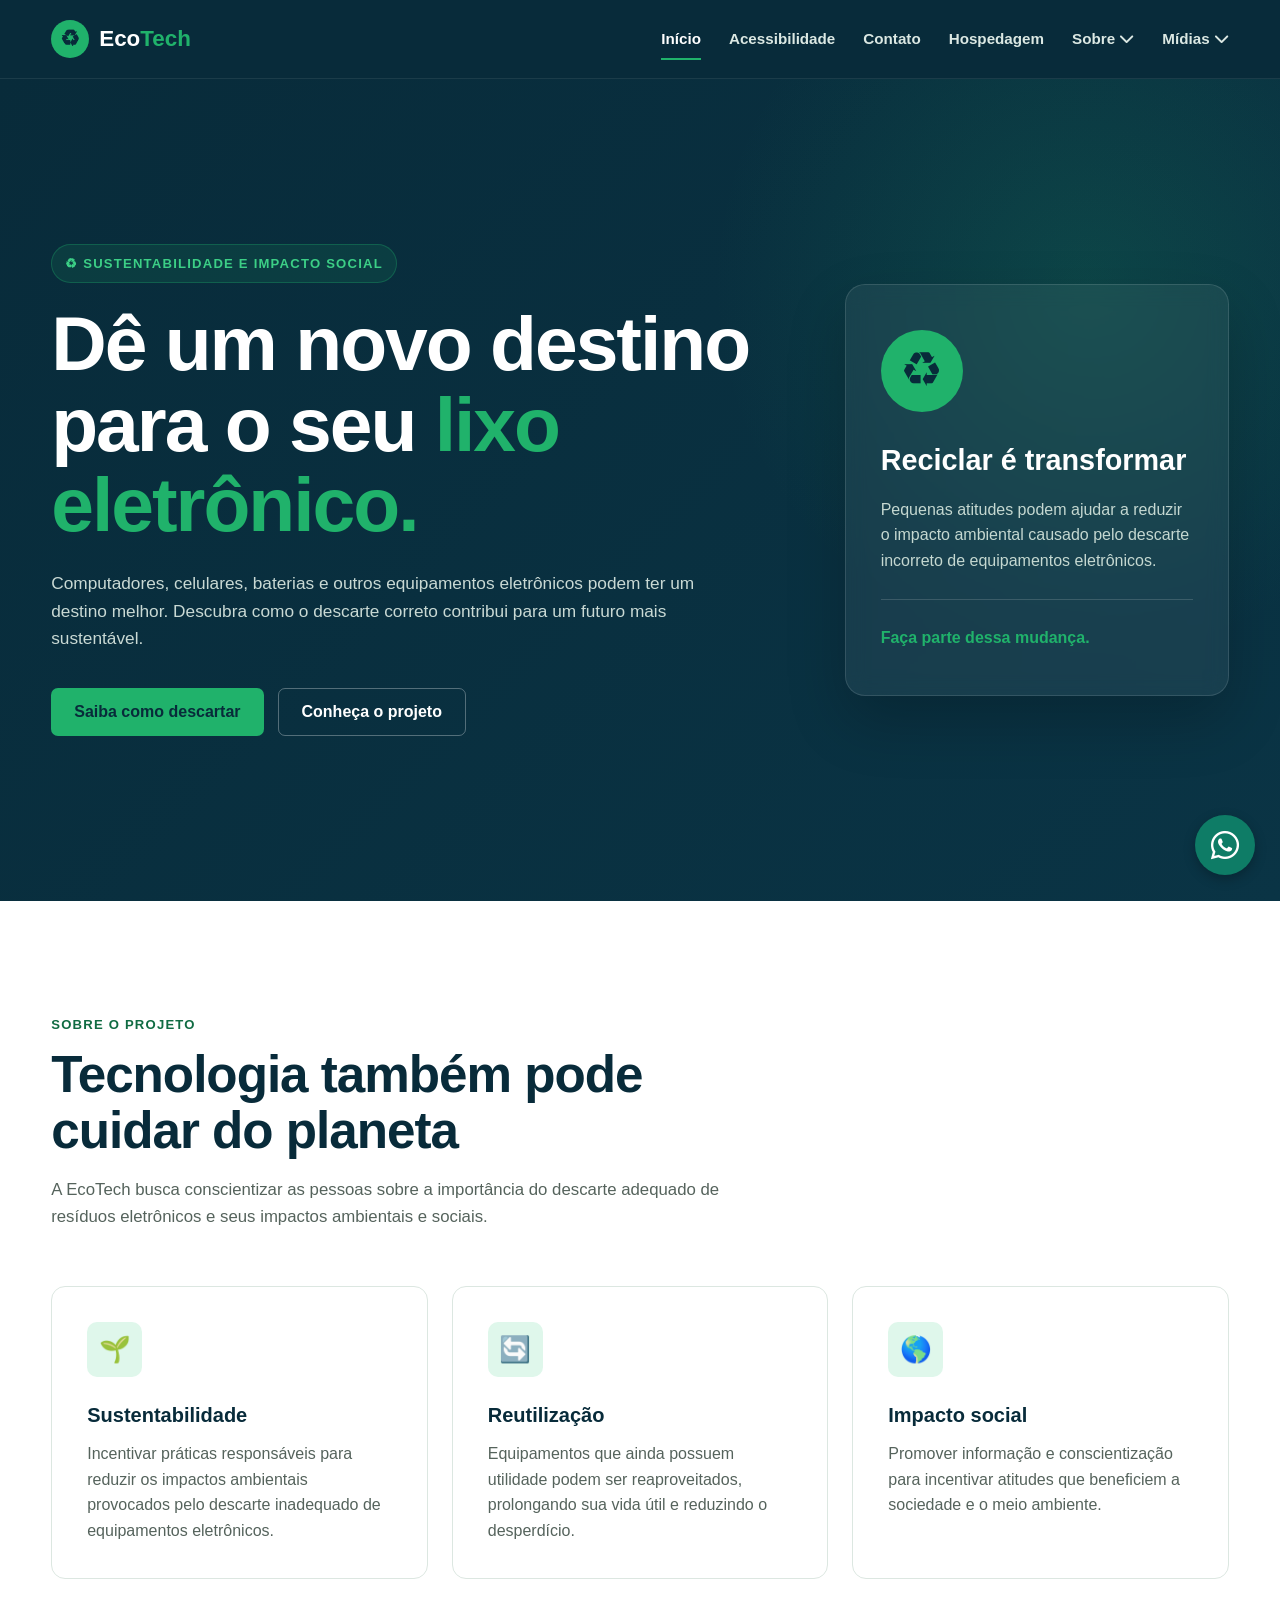
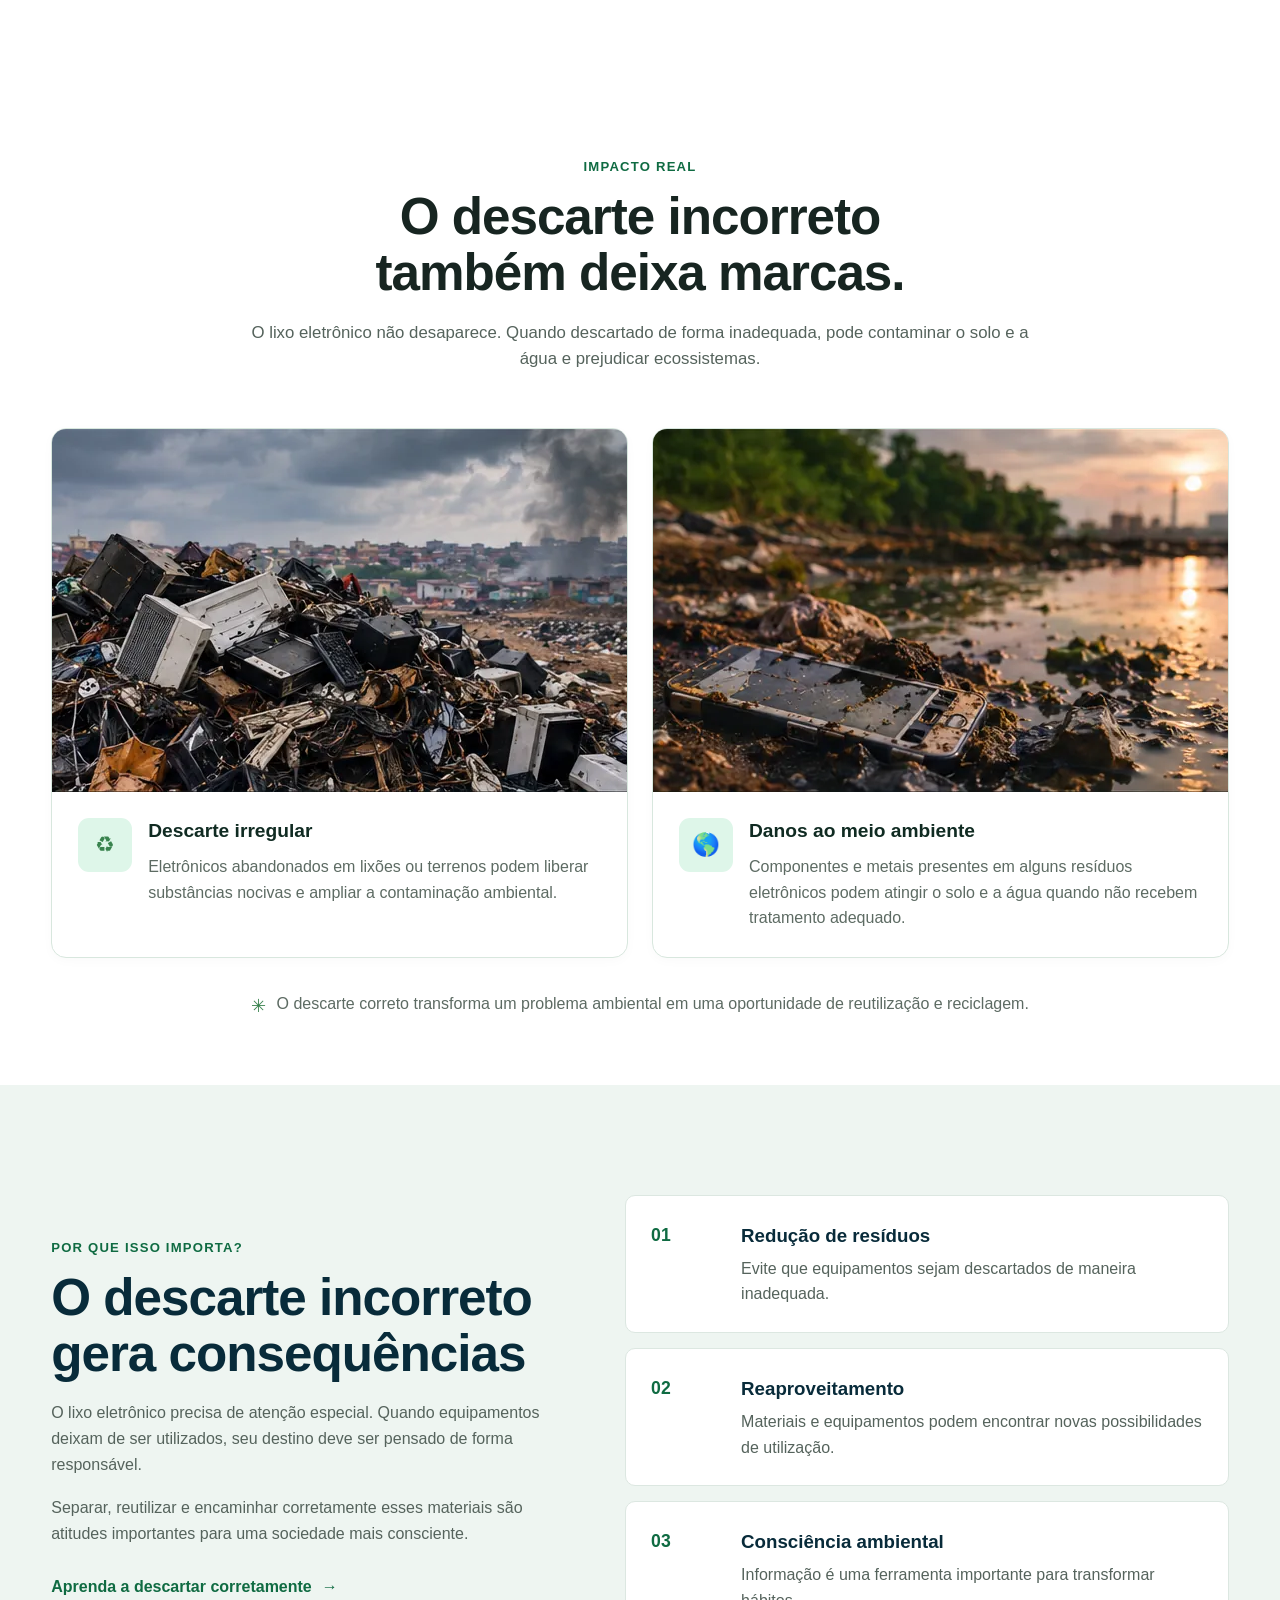
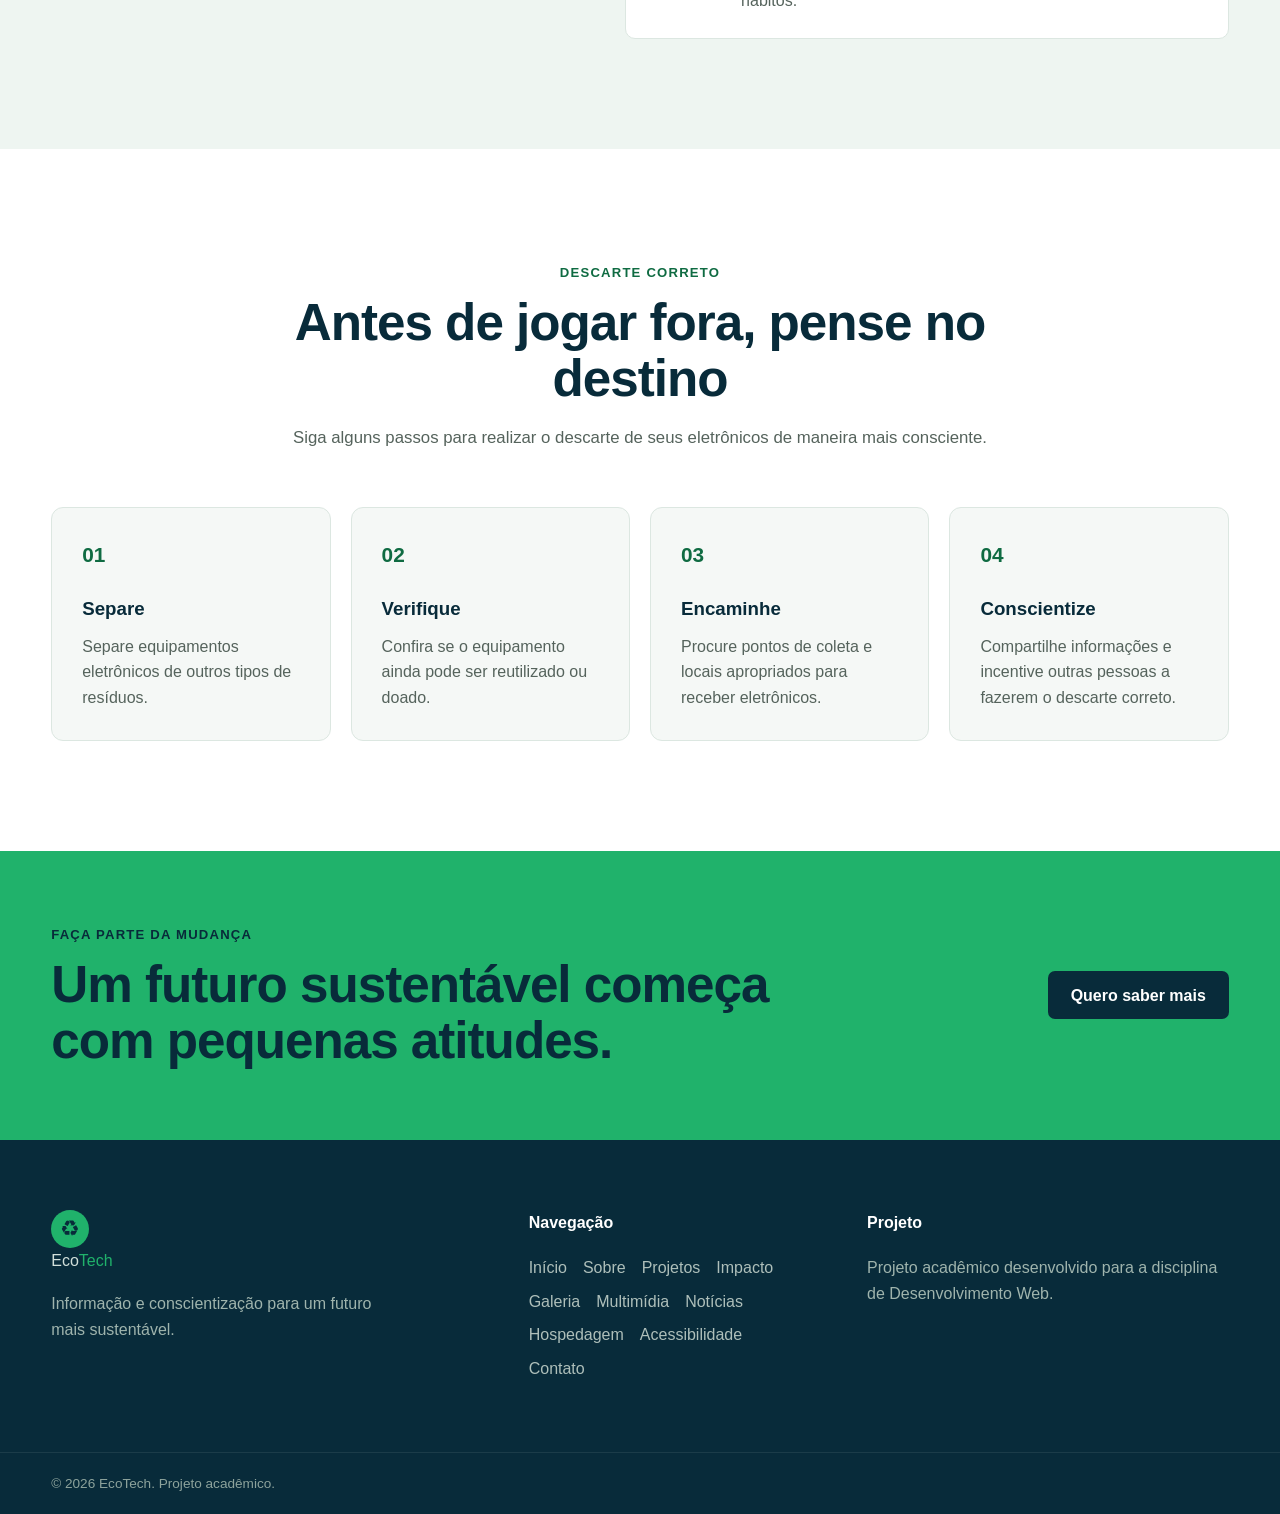
<file: index.html>
﻿<!doctype html>
<html lang="pt-BR">
  <head>
    <meta charset="UTF-8">
    <meta name="author" content="EcoTech">
    <meta name="viewport" content="width=device-width, initial-scale=1.0">
    <meta name="keywords" content="reciclagem, lixo eletrônico, sustentabilidade, eletrônicos, descarte correto">
    <meta name="description" content="Projeto de conscientização sobre reciclagem de eletrônicos, descarte correto e sustentabilidade.">

    <link rel="stylesheet" href="css/menu.css">
    <link rel="stylesheet" href="css/header.css">
    <link rel="stylesheet" href="css/index.css">
    <link rel="stylesheet" href="css/acessibilidade.css">
    
    <link rel="icon" type="image/png" href="images/favicon.png">
    <link rel="stylesheet" href="https://cdnjs.cloudflare.com/ajax/libs/font-awesome/6.7.2/css/all.min.css">

    <title>EcoTech - Reciclagem de Eletrônicos</title>
  </head>

  <body class="whatsapp-standard">
    <a href="#conteudo" class="skip-link">Pular para o conteúdo principal</a>

    <!-- CABEÇALHO -->
    <header class="header">
      <div class="container header-content">
        <a href="index.html" class="logo" aria-label="EcoTech - Página inicial">
          <span class="logo-icon" aria-hidden="true">♻</span>
          <span>Eco<span>Tech</span></span>
        </a>

      <button
        class="menu-toggle"
        id="menu-toggle"
        type="button"
        aria-label="Abrir menu"
        aria-expanded="false"
        aria-controls="menu-principal"
      >
        <span></span>
        <span></span>
        <span></span>
      </button>

      <nav id="menu-principal" class="navigation" aria-label="Navegação principal">
        <ul class="nav-list">
          <li><a href="index.html">Início</a></li>
          <li><a href="acessibilidade.html">Acessibilidade</a></li>
          <li><a href="contato.html">Contato</a></li>
          <li><a href="orcamento_hospedagem.html">Hospedagem</a></li>

          <li class="dropdown">
            <a
              href="#"
              class="drop-btn"
              role="button"
              aria-haspopup="true"
              aria-expanded="false"
              aria-controls="submenu-sobre"
            >
              Sobre
              <i class="fa-solid fa-chevron-down" aria-hidden="true"></i>
            </a>

            <ul class="dropdown-menu" id="submenu-sobre">
              <li><a href="sobre.html">Sobre nós</a></li>
              <li><a href="impacto.html">Impacto</a></li>
              <li><a href="projetos.html">Projetos</a></li>
            </ul>
          </li>

          <li class="dropdown">
            <a
              href="#"
              class="drop-btn"
              role="button"
              aria-haspopup="true"
              aria-expanded="false"
              aria-controls="submenu-midia"
            >
              Mídias
              <i class="fa-solid fa-chevron-down" aria-hidden="true"></i>
            </a>

            <ul class="dropdown-menu" id="submenu-midia">
              <li><a href="noticias.html">Notícias</a></li>
              <li><a href="galeria.html">Galeria</a></li>
              <li><a href="midia.html">Multimídia</a></li>
            </ul>
          </li>
        </ul>
      </nav>
      </div>
    </header>

    <main id="conteudo">
      <!-- HERO -->
      <section id="inicio" class="hero">
        <div class="container hero-content">
          <div class="hero-text">
            <span class="tag">♻ Sustentabilidade e impacto social</span>

            <h1>
              Dê um novo destino para o seu
              <strong>lixo eletrônico.</strong>
            </h1>

            <p>
              Computadores, celulares, baterias e outros equipamentos
              eletrônicos podem ter um destino melhor. Descubra como o descarte
              correto contribui para um futuro mais sustentável.
            </p>

            <div class="hero-buttons">
              <a href="#descarte" class="btn btn-primary">
                Saiba como descartar
              </a>
              <a href="#sobre" class="btn btn-secondary">Conheça o projeto</a>
            </div>
          </div>

          <div class="hero-card" role="region" aria-labelledby="hero-card-title">
            <div class="recycle-icon" aria-hidden="true">♻</div>

            <h2 id="hero-card-title">Reciclar é transformar</h2>

            <p>
              Pequenas atitudes podem ajudar a reduzir o impacto ambiental
              causado pelo descarte incorreto de equipamentos eletrônicos.
            </p>

            <div class="hero-line"></div>

            <span>Faça parte dessa mudança.</span>
          </div>
        </div>
      </section>

      <!-- SOBRE O PROJETO -->
      <section id="sobre" class="section about">
        <div class="container">
          <div class="section-heading">
            <span class="section-label">Sobre o projeto</span>

            <h2>Tecnologia também pode cuidar do planeta</h2>

            <p>
              A EcoTech busca conscientizar as pessoas sobre a importância do
              descarte adequado de resíduos eletrônicos e seus impactos
              ambientais e sociais.
            </p>
          </div>

          <div class="about-grid">
            <article class="info-card">
              <div class="card-icon" aria-hidden="true">🌱</div>
              <h3>Sustentabilidade</h3>
              <p>
                Incentivar práticas responsáveis para reduzir os impactos
                ambientais provocados pelo descarte inadequado de equipamentos
                eletrônicos.
              </p>
            </article>

            <article class="info-card">
              <div class="card-icon" aria-hidden="true">🔄</div>
              <h3>Reutilização</h3>
              <p>
                Equipamentos que ainda possuem utilidade podem ser
                reaproveitados, prolongando sua vida útil e reduzindo o
                desperdício.
              </p>
            </article>

            <article class="info-card">
              <div class="card-icon" aria-hidden="true">🌎</div>
              <h3>Impacto social</h3>
              <p>
                Promover informação e conscientização para incentivar atitudes
                que beneficiem a sociedade e o meio ambiente.
              </p>
            </article>
          </div>
        </div>
      </section>

      <!-- IMPACTO REAL DO LIXO ELETRÔNICO -->
      <section
        id="impacto-ambiental"
        class="section ecotech-impact-gallery"
        aria-labelledby="impacto-ambiental-title"
      >
        <div class="container">
          <div class="section-heading center">
            <span class="section-label">Impacto real</span>
            <h2 id="impacto-ambiental-title">
              O descarte incorreto também deixa marcas.
            </h2>
            <p>
              O lixo eletrônico não desaparece. Quando descartado de forma
              inadequada, pode contaminar o solo e a água e prejudicar
              ecossistemas.
            </p>
          </div>

          <div class="ecotech-impact-grid">
            <article class="ecotech-impact-card">
              <img
                src="images/descarte-irregular.webp"
                alt="Acúmulo de computadores e componentes eletrônicos descartados irregularmente em um terreno"
                width="652"
                height="363"
                loading="lazy"
                decoding="async"
              >
                            
              <div class="ecotech-impact-card-content">
                <span class="ecotech-impact-symbol" aria-hidden="true">♻</span>
                <div>
                  <h3>Descarte irregular</h3>
                  <p>
                    Eletrônicos abandonados em lixões ou terrenos podem liberar
                    substâncias nocivas e ampliar a contaminação ambiental.
                  </p>
                </div>
              </div>
            </article>

            <article class="ecotech-impact-card">
              <img                
                src="images/impacto-ambiental.webp"
                alt="Aparelhos eletrônicos descartados junto à margem de um corpo d’água"
                width="650"
                height="363"
                loading="lazy"
                decoding="async"
              >
              <div class="ecotech-impact-card-content">
                <span class="ecotech-impact-symbol" aria-hidden="true">🌎</span>
                <div>
                  <h3>Danos ao meio ambiente</h3>
                  <p>
                    Componentes e metais presentes em alguns resíduos
                    eletrônicos podem atingir o solo e a água quando não recebem
                    tratamento adequado.
                  </p>
                </div>
              </div>
            </article>
          </div>

          <p class="ecotech-impact-note">
            <span aria-hidden="true">✳</span>
            O descarte correto transforma um problema ambiental em uma
            oportunidade de reutilização e reciclagem.
          </p>
        </div>
      </section>

      <!-- IMPACTO -->
      <section id="importancia" class="section impact">
        <div class="container impact-content">
          <div class="impact-text">
            <span class="section-label">Por que isso importa?</span>

            <h2>O descarte incorreto gera consequências</h2>

            <p>
              O lixo eletrônico precisa de atenção especial. Quando equipamentos
              deixam de ser utilizados, seu destino deve ser pensado de forma
              responsável.
            </p>

            <p>
              Separar, reutilizar e encaminhar corretamente esses materiais são
              atitudes importantes para uma sociedade mais consciente.
            </p>

            <a href="#descarte" class="text-link">
              Aprenda a descartar corretamente
              <span aria-hidden="true">→</span>
            </a>
          </div>

          <div class="impact-list">
            <article class="impact-item">
              <span class="impact-number">01</span>
              <div>
                <h3>Redução de resíduos</h3>
                <p>
                  Evite que equipamentos sejam descartados de maneira
                  inadequada.
                </p>
              </div>
            </article>

            <article class="impact-item">
              <span class="impact-number">02</span>
              <div>
                <h3>Reaproveitamento</h3>
                <p>
                  Materiais e equipamentos podem encontrar novas possibilidades
                  de utilização.
                </p>
              </div>
            </article>

            <article class="impact-item">
              <span class="impact-number">03</span>
              <div>
                <h3>Consciência ambiental</h3>
                <p>
                  Informação é uma ferramenta importante para transformar
                  hábitos.
                </p>
              </div>
            </article>
          </div>
        </div>
      </section>

      <!-- DESCARTE -->
      <section id="descarte" class="section disposal">
        <div class="container">
          <div class="section-heading center">
            <span class="section-label">Descarte correto</span>

            <h2>Antes de jogar fora, pense no destino</h2>

            <p>
              Siga alguns passos para realizar o descarte de seus eletrônicos de
              maneira mais consciente.
            </p>
          </div>

          <div class="steps">
            <article class="step">
              <span class="step-number">01</span>
              <h3>Separe</h3>
              <p>
                Separe equipamentos eletrônicos de outros tipos de resíduos.
              </p>
            </article>

            <article class="step">
              <span class="step-number">02</span>
              <h3>Verifique</h3>
              <p>
                Confira se o equipamento ainda pode ser reutilizado ou doado.
              </p>
            </article>

            <article class="step">
              <span class="step-number">03</span>
              <h3>Encaminhe</h3>
              <p>
                Procure pontos de coleta e locais apropriados para receber
                eletrônicos.
              </p>
            </article>

            <article class="step">
              <span class="step-number">04</span>
              <h3>Conscientize</h3>
              <p>
                Compartilhe informações e incentive outras pessoas a fazerem o
                descarte correto.
              </p>
            </article>
          </div>
        </div>
      </section>

      <!-- CTA -->
      <section class="cta">
        <div class="container cta-content">
          <div>
            <span class="section-label">Faça parte da mudança</span>
            <h2>Um futuro sustentável começa com pequenas atitudes.</h2>
          </div>

          <a href="contato.html" class="btn btn-light"> Quero saber mais </a>
        </div>
      </section>

      <!-- Botão flutuante do WhatsApp -->
      <a
        href="https://wa.me/5511999999999"
        class="whatsapp-float"
        target="_blank"
        rel="noopener noreferrer"
        aria-label="Entre em contato com a EcoTech pelo WhatsApp (abre em nova aba)"
        title="Fale conosco pelo WhatsApp"
      >
        <i class="fa-brands fa-whatsapp" aria-hidden="true"></i>
      </a>
    </main>

    <!-- RODAPÉ -->
    <footer id="contato" class="footer">
      <div class="container footer-content">
        <div class="footer-brand">
          <a href="#inicio" class="logo">
            <span class="logo-icon" aria-hidden="true">♻</span>
            <span>Eco<span>Tech</span></span>
          </a>

          <p>Informação e conscientização para um futuro mais sustentável.</p>
        </div>

        <div class="footer-column">
          <h2>Navegação</h2>
          <ul class="footer-links-list">
            <li><a href="index.html#inicio" aria-current="page">Início</a></li>
            <li><a href="sobre.html">Sobre</a></li>
            <li><a href="projetos.html">Projetos</a></li>
            <li><a href="impacto.html">Impacto</a></li>
            <li><a href="galeria.html">Galeria</a></li>
            <li><a href="midia.html">Multimídia</a></li>
            <li><a href="noticias.html">Notícias</a></li>
            <li><a href="orcamento_hospedagem.html">Hospedagem</a></li>
            <li><a href="acessibilidade.html">Acessibilidade</a></li>
            <li><a href="contato.html">Contato</a></li>
          </ul>
        </div>

        <div class="footer-column">
          <h2>Projeto</h2>
          <p>
            Projeto acadêmico desenvolvido para a disciplina de Desenvolvimento
            Web.
          </p>
        </div>
      </div>

      <div class="footer-bottom">
        <div class="container">
          <p>© 2026 EcoTech. Projeto acadêmico.</p>
        </div>
      </div>
    </footer>

    <script src="funcionalidades/acessibilidade.js"></script>

    <!-- VLibras -->
    <div class="enabled">
      <div class="active"></div>
      <div>
        <div class="vw-plugin-top-wrapper"></div>
      </div>
    </div>

    <script src="js/header.js" defer></script>
    <script src="https://vlibras.gov.br/app/vlibras-plugin.js"></script>
    <script> new window.VLibras.Widget("https://vlibras.gov.br/app") </script>
  </body>
</html>
</file>
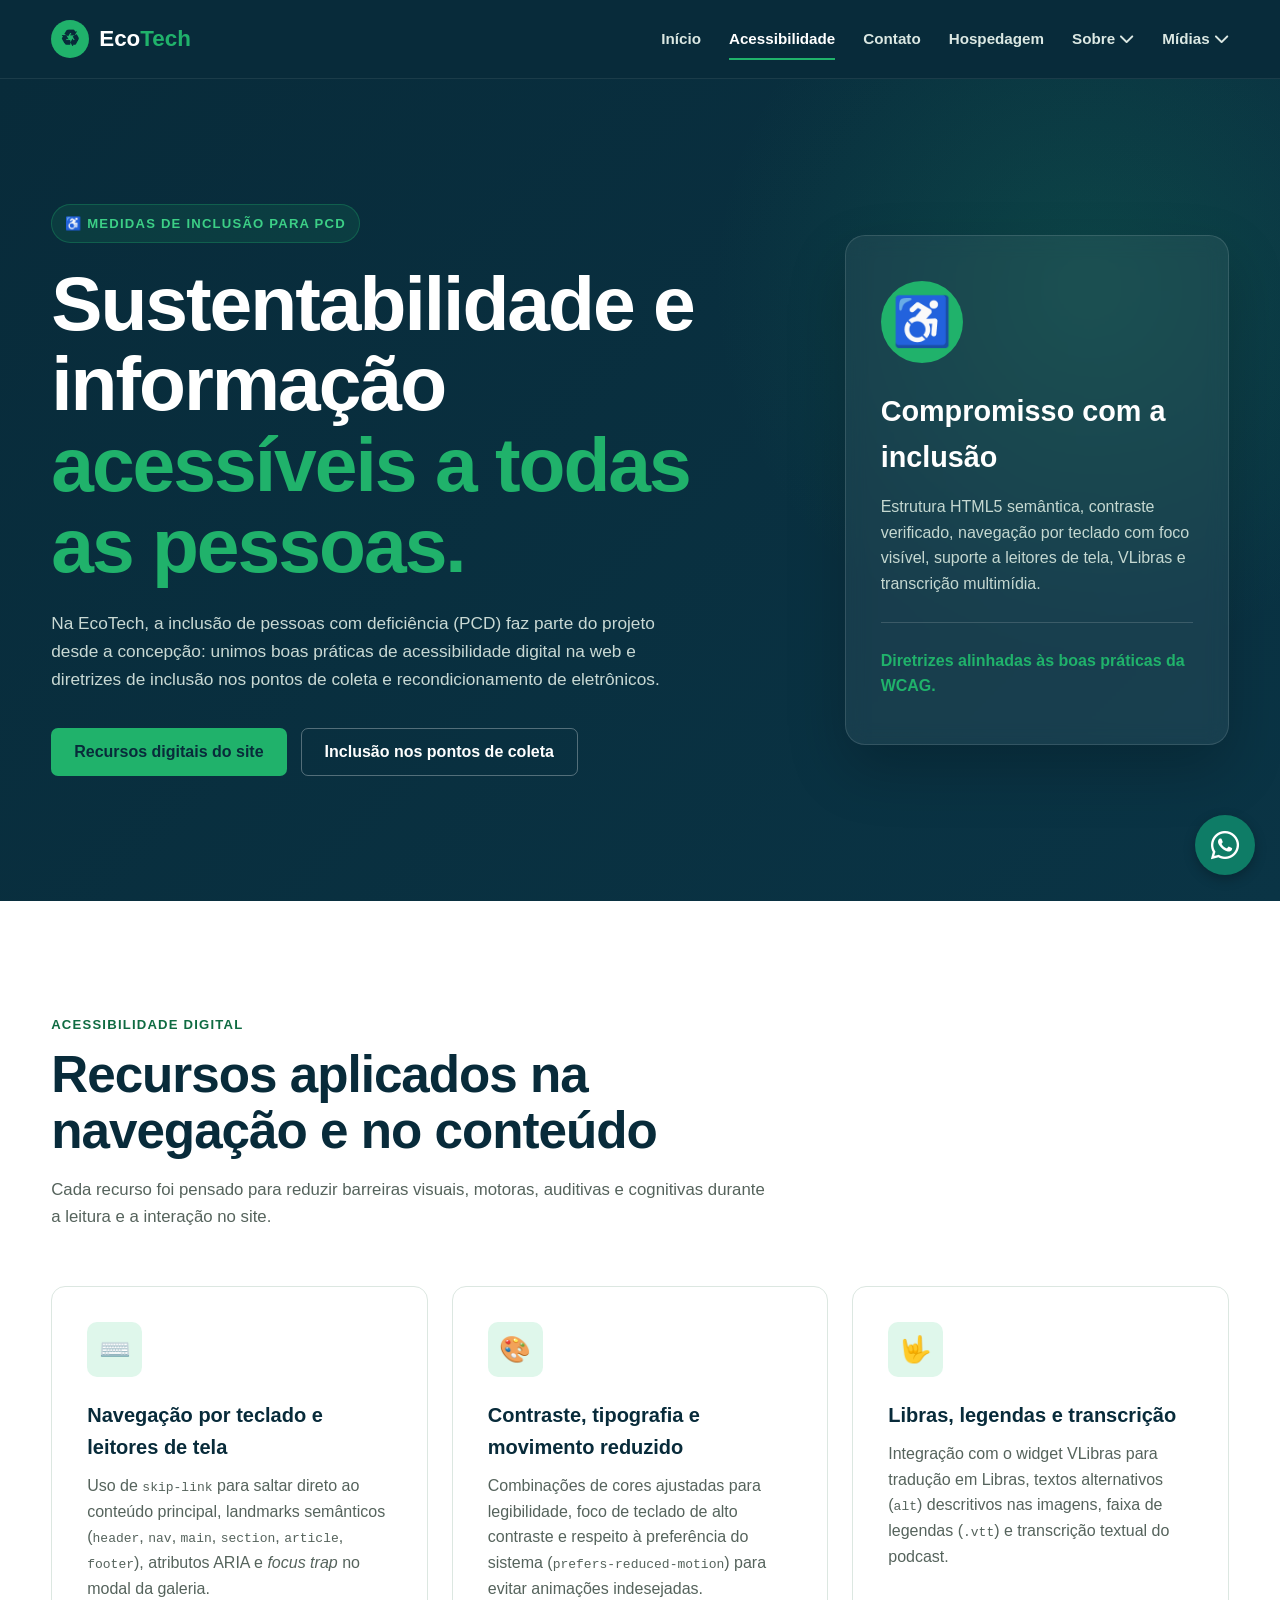
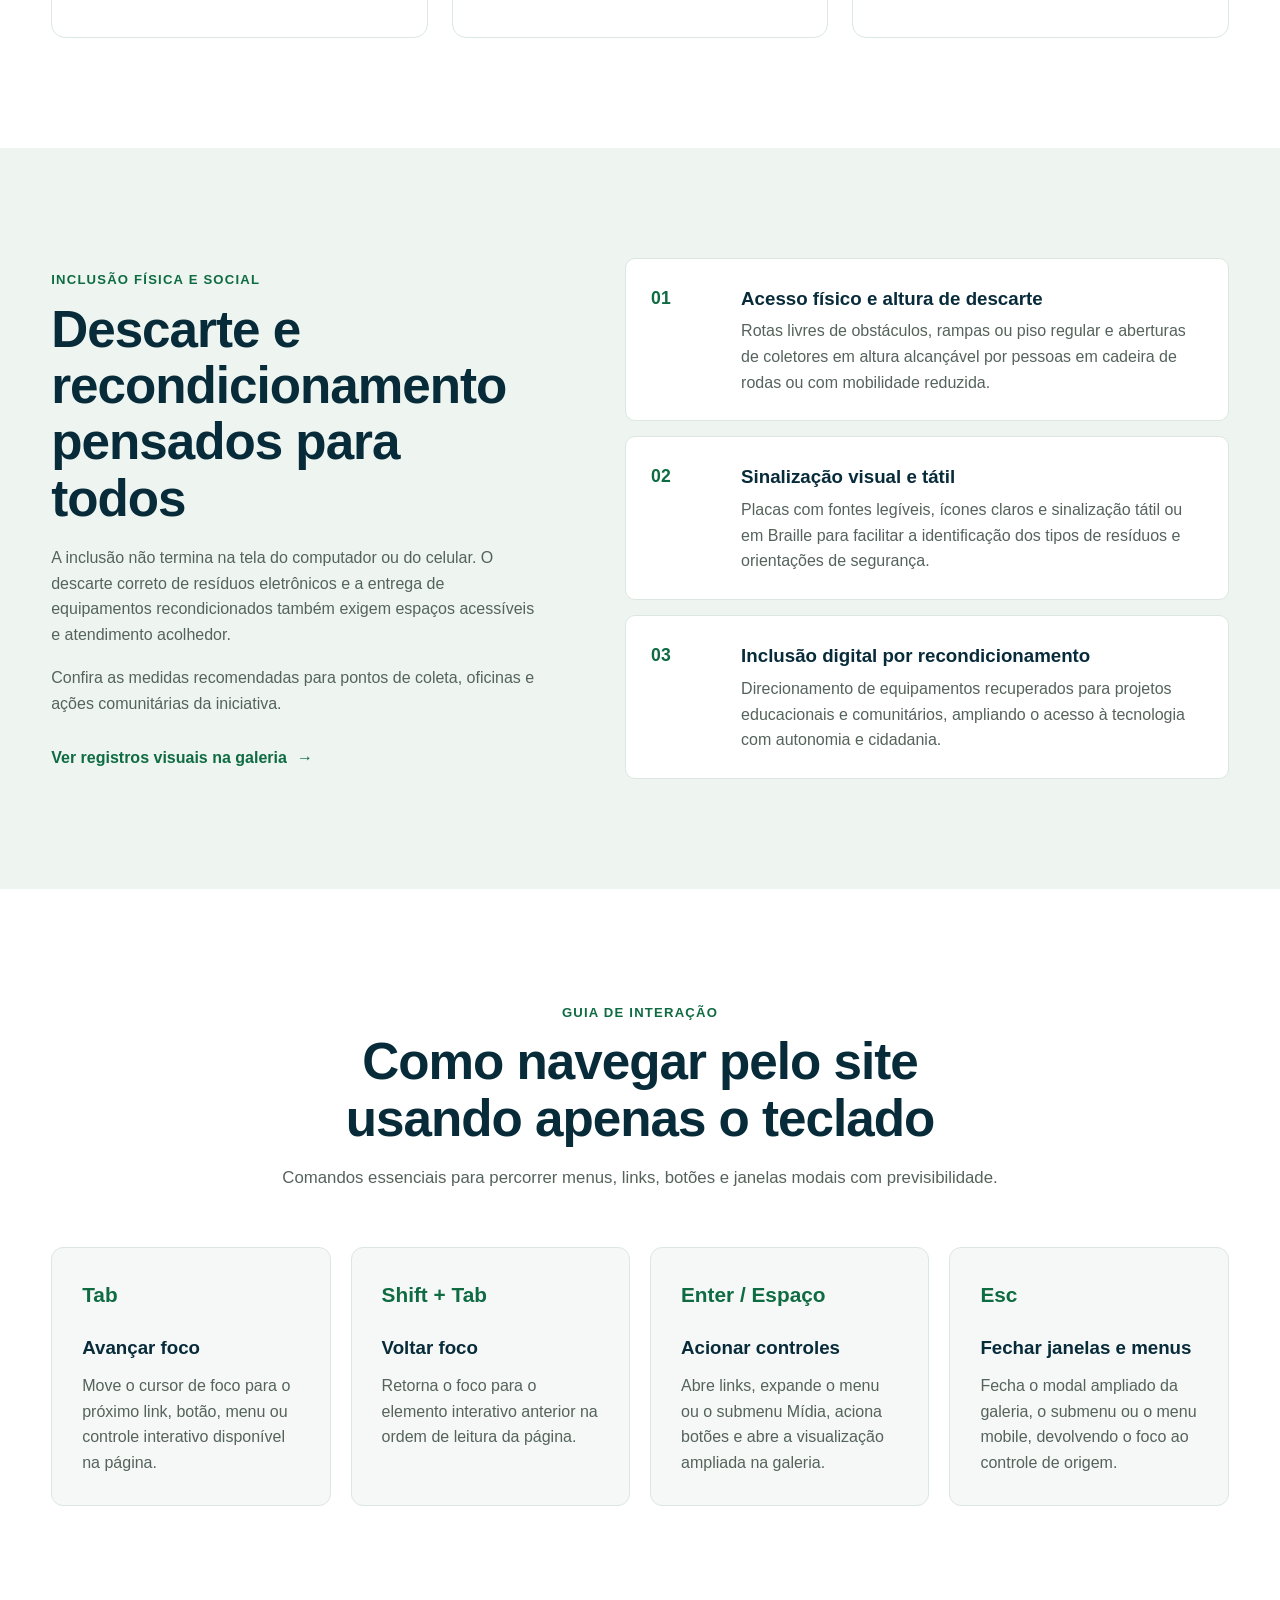
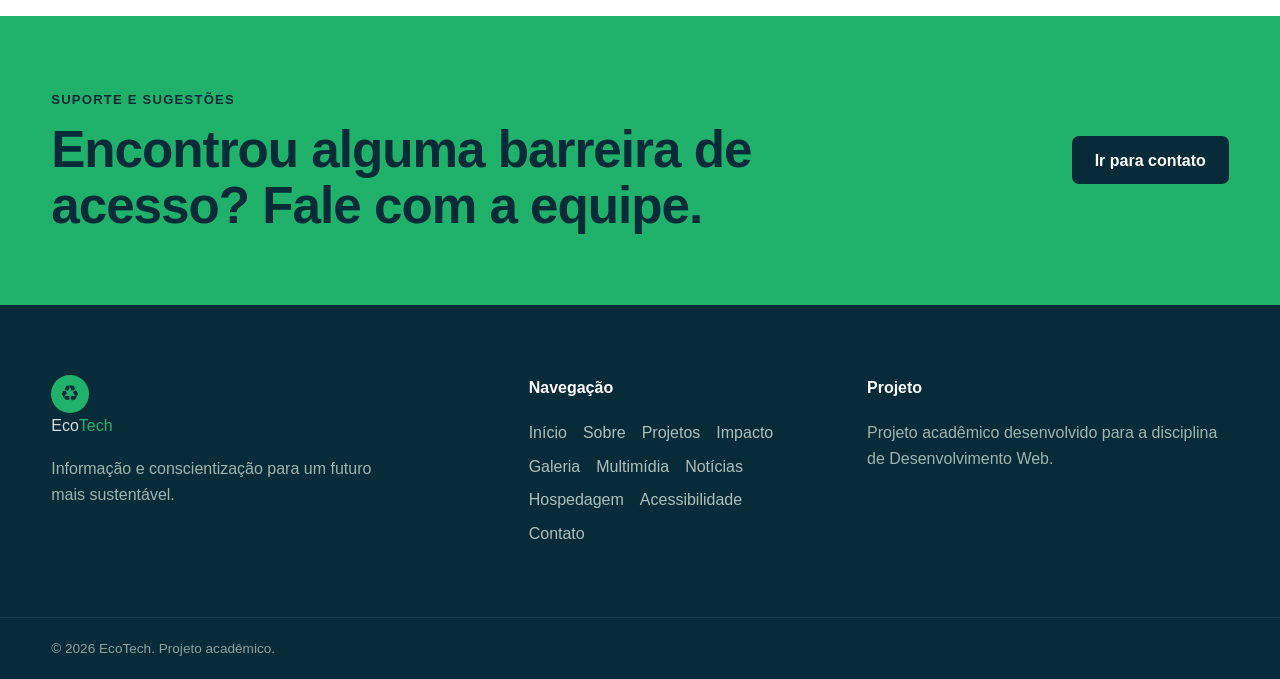
<file: acessibilidade.html>
﻿<!doctype html>
<html lang="pt-BR">
  <head>
    <meta charset="UTF-8">
    <meta name="viewport" content="width=device-width, initial-scale=1.0">
    <meta
      name="description"
      content="Medidas de inclusão para PCD da EcoTech: acessibilidade digital, navegação por teclado, VLibras, transcrições e inclusão física nos pontos de coleta.">
    <meta name="author" content="EcoTech">
    <link rel="icon" type="image/png" href="images/favicon.png">

    <title>EcoTech - Acessibilidade e Inclusão para PCD</title>

    <link rel="stylesheet" href="css/header.css">
    <link rel="stylesheet" href="css/index.css">
    <link rel="stylesheet" href="css/acessibilidade.css">
    <link
      rel="stylesheet"
      href="https://cdnjs.cloudflare.com/ajax/libs/font-awesome/6.7.2/css/all.min.css">
    <link rel="stylesheet" href="css/menu.css">
  </head>

  <body>
    <a href="#conteudo" class="skip-link">Pular para o conteúdo principal</a>

    <!-- CABEÇALHO -->
    <header class="header">
      <div class="container header-content">
        <a href="index.html" class="logo" aria-label="EcoTech - Página inicial">
          <span class="logo-icon" aria-hidden="true">♻</span>
          <span>Eco<span>Tech</span></span>
        </a>
        
      <button
        class="menu-toggle"
        id="menu-toggle"
        type="button"
        aria-label="Abrir menu"
        aria-expanded="false"
        aria-controls="menu-principal"
      >
        <span></span>
        <span></span>
        <span></span>
      </button>

      <nav id="menu-principal" class="navigation" aria-label="Navegação principal">
        <ul class="nav-list">
          <li><a href="index.html">Início</a></li>
          <li><a href="acessibilidade.html">Acessibilidade</a></li>
          <li><a href="contato.html">Contato</a></li>
          <li><a href="orcamento_hospedagem.html">Hospedagem</a></li>

          <li class="dropdown">
            <a
              href="#"
              class="drop-btn"
              role="button"
              aria-haspopup="true"
              aria-expanded="false"
              aria-controls="submenu-sobre"
            >
              Sobre
              <i class="fa-solid fa-chevron-down" aria-hidden="true"></i>
            </a>

            <ul class="dropdown-menu" id="submenu-sobre">
              <li><a href="sobre.html">Sobre nós</a></li>
              <li><a href="impacto.html">Impacto</a></li>
              <li><a href="projetos.html">Projetos</a></li>
            </ul>
          </li>

          <li class="dropdown">
            <a
              href="#"
              class="drop-btn"
              role="button"
              aria-haspopup="true"
              aria-expanded="false"
              aria-controls="submenu-midia"
            >
              Mídias
              <i class="fa-solid fa-chevron-down" aria-hidden="true"></i>
            </a>

            <ul class="dropdown-menu" id="submenu-midia">
              <li><a href="noticias.html">Notícias</a></li>
              <li><a href="galeria.html">Galeria</a></li>
              <li><a href="midia.html">Multimídia</a></li>
            </ul>
          </li>
        </ul>
      </nav>
      </div>
    </header>

    <main id="conteudo">
      <!-- HERO DE ACESSIBILIDADE -->
      <section class="hero">
        <div class="container hero-content">
          <div class="hero-text">
            <span class="tag">♿ Medidas de inclusão para PCD</span>

            <h1>
              Sustentabilidade e informação
              <strong>acessíveis a todas as pessoas.</strong>
            </h1>

            <p>
              Na EcoTech, a inclusão de pessoas com deficiência (PCD) faz parte
              do projeto desde a concepção: unimos boas práticas de
              acessibilidade digital na web e diretrizes de inclusão nos pontos
              de coleta e recondicionamento de eletrônicos.
            </p>

            <div class="hero-buttons">
              <a href="#recursos-digitais" class="btn btn-primary">
                Recursos digitais do site
              </a>
              <a href="#inclusao-coleta" class="btn btn-secondary">
                Inclusão nos pontos de coleta
              </a>
            </div>
          </div>

          <div
            class="hero-card"
            role="region"
            aria-labelledby="acessibilidade-resumo-titulo"
          >
            <div class="recycle-icon" aria-hidden="true">♿</div>

            <h2 id="acessibilidade-resumo-titulo">Compromisso com a inclusão</h2>

            <p>
              Estrutura HTML5 semântica, contraste verificado, navegação por
              teclado com foco visível, suporte a leitores de tela, VLibras e
              transcrição multimídia.
            </p>

            <div class="hero-line"></div>

            <span>Diretrizes alinhadas às boas práticas da WCAG.</span>
          </div>
        </div>
      </section>

      <!-- RECURSOS DE ACESSIBILIDADE DIGITAL -->
      <section id="recursos-digitais" class="section about">
        <div class="container">
          <div class="section-heading">
            <span class="section-label">Acessibilidade digital</span>
            <h2>Recursos aplicados na navegação e no conteúdo</h2>
            <p>
              Cada recurso foi pensado para reduzir barreiras visuais,
              motoras, auditivas e cognitivas durante a leitura e a interação
              no site.
            </p>
          </div>

          <div class="about-grid">
            <article class="info-card">
              <div class="card-icon" aria-hidden="true">⌨️</div>
              <h3>Navegação por teclado e leitores de tela</h3>
              <p>
                Uso de <code>skip-link</code> para saltar direto ao conteúdo
                principal, landmarks semânticos (<code>header</code>,
                <code>nav</code>, <code>main</code>, <code>section</code>,
                <code>article</code>, <code>footer</code>), atributos ARIA e
                <em>focus trap</em> no modal da galeria.
              </p>
            </article>

            <article class="info-card">
              <div class="card-icon" aria-hidden="true">🎨</div>
              <h3>Contraste, tipografia e movimento reduzido</h3>
              <p>
                Combinações de cores ajustadas para legibilidade, foco de
                teclado de alto contraste e respeito à preferência do sistema
                (<code>prefers-reduced-motion</code>) para evitar animações
                indesejadas.
              </p>
            </article>

            <article class="info-card">
              <div class="card-icon" aria-hidden="true">🤟</div>
              <h3>Libras, legendas e transcrição</h3>
              <p>
                Integração com o widget VLibras para tradução em Libras,
                textos alternativos (<code>alt</code>) descritivos nas imagens,
                faixa de legendas (<code>.vtt</code>) e transcrição textual do
                podcast.
              </p>
            </article>
          </div>
        </div>
      </section>

      <!-- INCLUSÃO FÍSICA E SOCIAL (ECOPONTOS E DOAÇÃO) -->
      <section id="inclusao-coleta" class="section impact">
        <div class="container impact-content">
          <div class="impact-text">
            <span class="section-label">Inclusão física e social</span>
            <h2>Descarte e recondicionamento pensados para todos</h2>
            <p>
              A inclusão não termina na tela do computador ou do celular. O
              descarte correto de resíduos eletrônicos e a entrega de
              equipamentos recondicionados também exigem espaços acessíveis e
              atendimento acolhedor.
            </p>
            <p>
              Confira as medidas recomendadas para pontos de coleta, oficinas e
              ações comunitárias da iniciativa.
            </p>
            <a href="galeria.html" class="text-link">
              Ver registros visuais na galeria
              <span aria-hidden="true">→</span>
            </a>
          </div>

          <div class="impact-list">
            <article class="impact-item">
              <span class="impact-number">01</span>
              <div>
                <h3>Acesso físico e altura de descarte</h3>
                <p>
                  Rotas livres de obstáculos, rampas ou piso regular e
                  aberturas de coletores em altura alcançável por pessoas em
                  cadeira de rodas ou com mobilidade reduzida.
                </p>
              </div>
            </article>

            <article class="impact-item">
              <span class="impact-number">02</span>
              <div>
                <h3>Sinalização visual e tátil</h3>
                <p>
                  Placas com fontes legíveis, ícones claros e sinalização tátil
                  ou em Braille para facilitar a identificação dos tipos de
                  resíduos e orientações de segurança.
                </p>
              </div>
            </article>

            <article class="impact-item">
              <span class="impact-number">03</span>
              <div>
                <h3>Inclusão digital por recondicionamento</h3>
                <p>
                  Direcionamento de equipamentos recuperados para projetos
                  educacionais e comunitários, ampliando o acesso à tecnologia
                  com autonomia e cidadania.
                </p>
              </div>
            </article>
          </div>
        </div>
      </section>

      <!-- GUIA RÁPIDO DE NAVEGAÇÃO POR TECLADO -->
      <section id="atalhos-teclado" class="section disposal">
        <div class="container">
          <div class="section-heading center">
            <span class="section-label">Guia de interação</span>
            <h2>Como navegar pelo site usando apenas o teclado</h2>
            <p>
              Comandos essenciais para percorrer menus, links, botões e janelas
              modais com previsibilidade.
            </p>
          </div>

          <div class="steps">
            <article class="step">
              <span class="step-number">Tab</span>
              <h3>Avançar foco</h3>
              <p>
                Move o cursor de foco para o próximo link, botão, menu ou
                controle interativo disponível na página.
              </p>
            </article>

            <article class="step">
              <span class="step-number">Shift + Tab</span>
              <h3>Voltar foco</h3>
              <p>
                Retorna o foco para o elemento interativo anterior na ordem de
                leitura da página.
              </p>
            </article>

            <article class="step">
              <span class="step-number">Enter / Espaço</span>
              <h3>Acionar controles</h3>
              <p>
                Abre links, expande o menu ou o submenu Mídia, aciona botões e
                abre a visualização ampliada na galeria.
              </p>
            </article>

            <article class="step">
              <span class="step-number">Esc</span>
              <h3>Fechar janelas e menus</h3>
              <p>
                Fecha o modal ampliado da galeria, o submenu ou o menu mobile,
                devolvendo o foco ao controle de origem.
              </p>
            </article>
          </div>
        </div>
      </section>

      <!-- CTA -->
      <section class="cta">
        <div class="container cta-content">
          <div>
            <span class="section-label">Suporte e sugestões</span>
            <h2>Encontrou alguma barreira de acesso? Fale com a equipe.</h2>
          </div>

          <a href="contato.html" class="btn btn-light">Ir para contato</a>
        </div>
      </section>

      <!-- Botão flutuante do WhatsApp -->
      <a
        href="https://wa.me/5511999999999"
        class="whatsapp-float"
        target="_blank"
        rel="noopener noreferrer"
        aria-label="Entre em contato com a EcoTech pelo WhatsApp (abre em nova aba)"
        title="Fale conosco pelo WhatsApp"
      >
        <i class="fa-brands fa-whatsapp" aria-hidden="true"></i>
      </a>
    </main>

    <!-- RODAPÉ -->
    <footer id="contato" class="footer">
      <div class="container footer-content">
        <div class="footer-brand">
          <a href="index.html" class="logo">
            <span class="logo-icon" aria-hidden="true">♻</span>
            <span>Eco<span>Tech</span></span>
          </a>

          <p>Informação e conscientização para um futuro mais sustentável.</p>
        </div>

        <div class="footer-column">
          <h2>Navegação</h2>
          <ul class="footer-links-list">
  <li><a href="index.html#inicio">Início</a></li>
  <li><a href="sobre.html">Sobre</a></li>
  <li><a href="projetos.html">Projetos</a></li>
  <li><a href="impacto.html">Impacto</a></li>
  <li><a href="galeria.html">Galeria</a></li>
  <li><a href="midia.html">Multimídia</a></li>
  <li><a href="noticias.html">Notícias</a></li>
  <li><a href="orcamento_hospedagem.html">Hospedagem</a></li>
  <li><a href="acessibilidade.html" aria-current="page">Acessibilidade</a></li>
  <li><a href="contato.html">Contato</a></li>
</ul>
        </div>

        <div class="footer-column">
          <h2>Projeto</h2>
          <p>
            Projeto acadêmico desenvolvido para a disciplina de Desenvolvimento
            Web.
          </p>
        </div>
      </div>

      <div class="footer-bottom">
        <div class="container">
          <p>© 2026 EcoTech. Projeto acadêmico.</p>
        </div>
      </div>
    </footer>

    <script src="funcionalidades/acessibilidade.js"></script>
    <!-- O script oficial inicializa o widget automaticamente. -->
    <script src="https://vlibras.gov.br/app/vlibras-plugin.js"></script>
     <script src="js/header.js" defer></script>
  </body>
</html>
    </script>
    <!-- Fim do código do VLibras -->
     <script src="js/header.js" defer></script>
  </body>
</html>
</file>
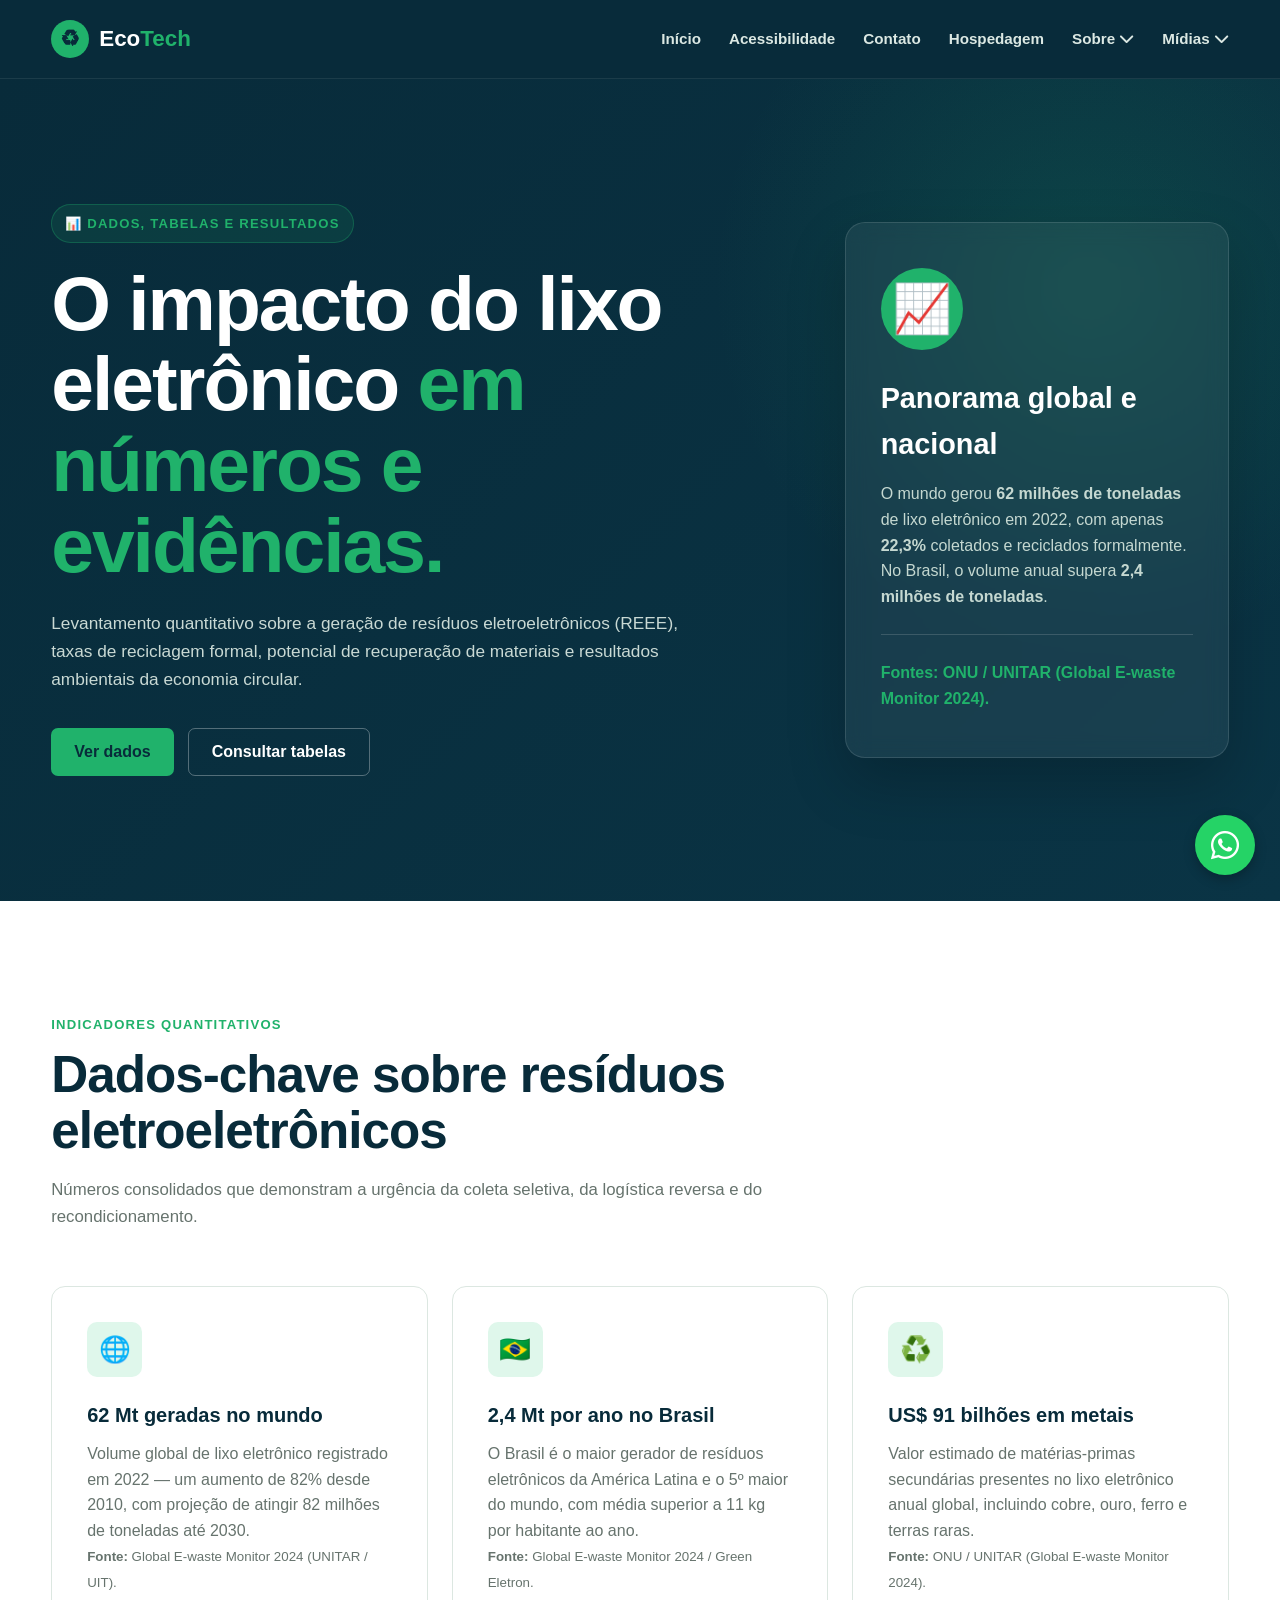
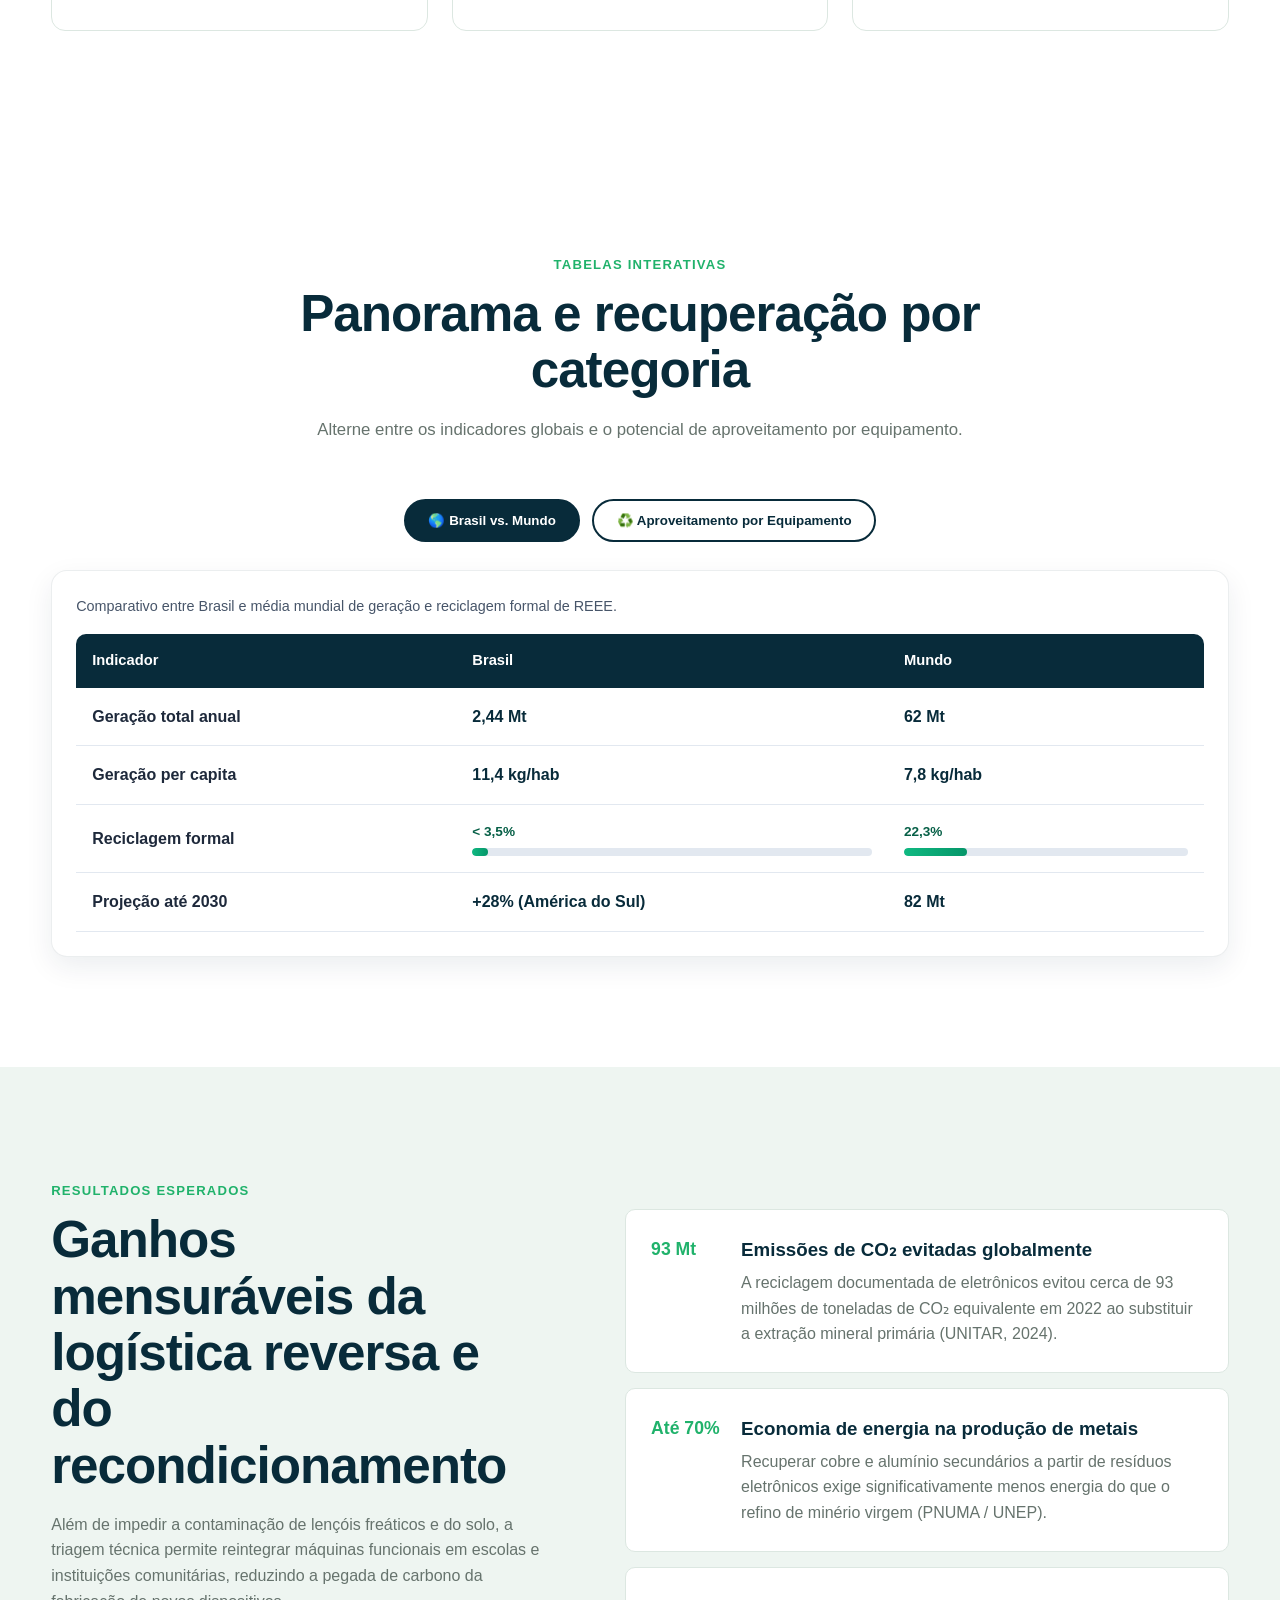
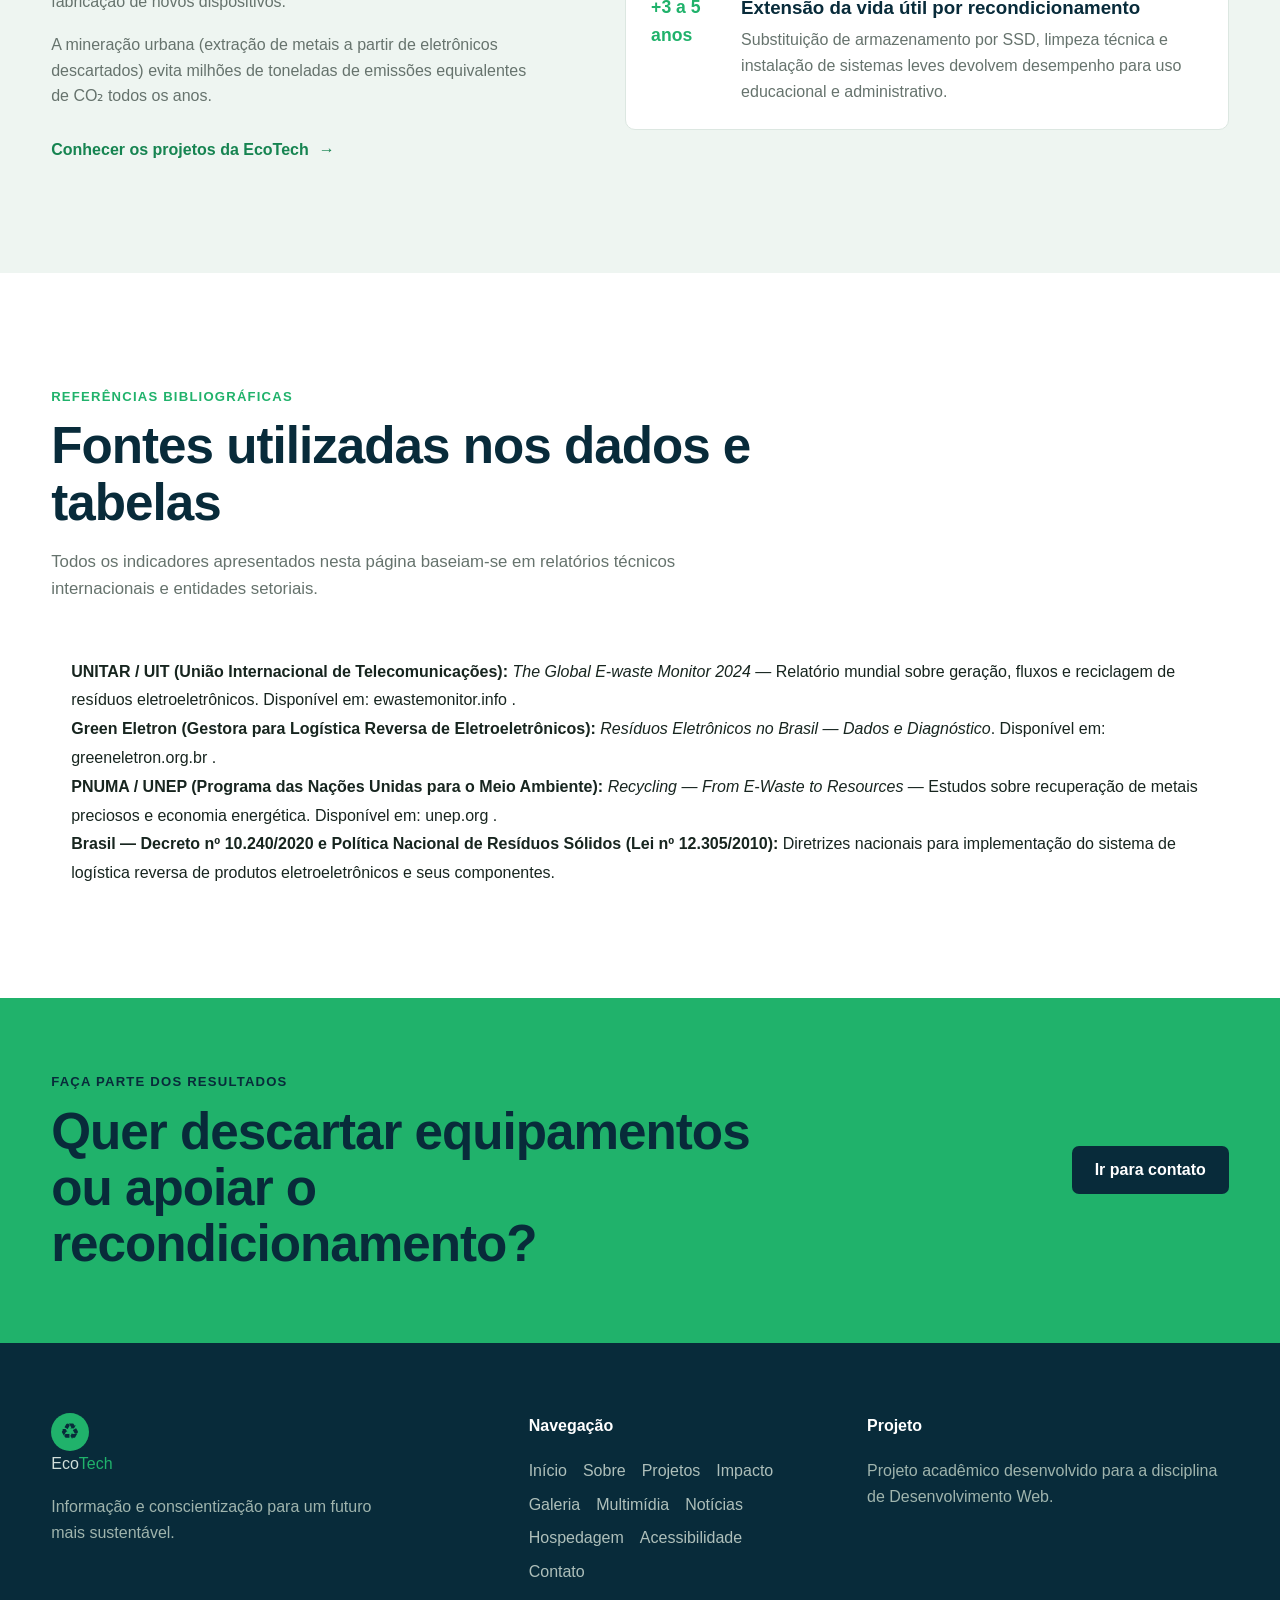
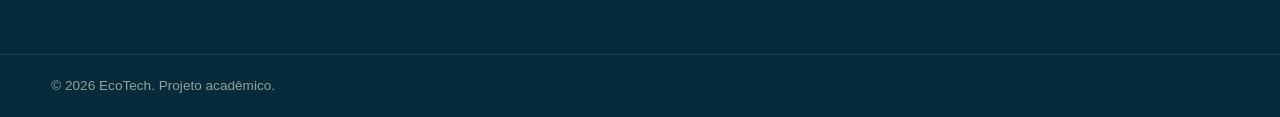
<file: impacto.html>
﻿<!doctype html>
<html lang="pt-BR">
  <head>
    <meta charset="UTF-8" />
    <meta name="viewport" content="width=device-width, initial-scale=1.0" />
    <meta
      name="description"
      content="Dados, tabelas e resultados sobre o impacto ambiental e social do lixo eletrônico e da reciclagem tecnológica, com fontes oficiais."
    />
    <meta name="author" content="EcoTech" />
    <link rel="icon" type="image/png" href="images/favicon.png" />

    <title>EcoTech - Dados, Tabelas e Resultados de Impacto</title>

    <link rel="stylesheet" href="css/header.css">
    <link rel="stylesheet" href="css/index.css" />
    <link rel="stylesheet" href="css/menu.css" />
    <link rel="stylesheet" href="css/impacto.css" />
    <link
      rel="stylesheet"
      href="https://cdnjs.cloudflare.com/ajax/libs/font-awesome/6.7.2/css/all.min.css"
    />
  </head>

  <body>
    <a href="#conteudo" class="skip-link">Pular para o conteúdo principal</a>

    <!-- CABEÇALHO -->
    <header class="header">
      <div class="container header-content">
        <a href="index.html" class="logo" aria-label="EcoTech - Página inicial">
          <span class="logo-icon" aria-hidden="true">♻</span>
          <span>Eco<span>Tech</span></span>
        </a>

      <button
        class="menu-toggle"
        id="menu-toggle"
        type="button"
        aria-label="Abrir menu"
        aria-expanded="false"
        aria-controls="menu-principal"
      >
        <span></span>
        <span></span>
        <span></span>
      </button>

      <nav id="menu-principal" class="navigation" aria-label="Navegação principal">
        <ul class="nav-list">
          <li><a href="index.html">Início</a></li>
          <li><a href="acessibilidade.html">Acessibilidade</a></li>
          <li><a href="contato.html">Contato</a></li>
          <li><a href="orcamento_hospedagem.html">Hospedagem</a></li>

          <li class="dropdown">
            <a
              href="#"
              class="drop-btn"
              role="button"
              aria-haspopup="true"
              aria-expanded="false"
              aria-controls="submenu-sobre"
            >
              Sobre
              <i class="fa-solid fa-chevron-down" aria-hidden="true"></i>
            </a>

            <ul class="dropdown-menu" id="submenu-sobre">
              <li><a href="sobre.html">Sobre nós</a></li>
              <li><a href="impacto.html">Impacto</a></li>
              <li><a href="projetos.html">Projetos</a></li>
            </ul>
          </li>

          <li class="dropdown">
            <a
              href="#"
              class="drop-btn"
              role="button"
              aria-haspopup="true"
              aria-expanded="false"
              aria-controls="submenu-midia"
            >
              Mídias
              <i class="fa-solid fa-chevron-down" aria-hidden="true"></i>
            </a>

            <ul class="dropdown-menu" id="submenu-midia">
              <li><a href="noticias.html">Notícias</a></li>
              <li><a href="galeria.html">Galeria</a></li>
              <li><a href="midia.html">Multimídia</a></li>
            </ul>
          </li>
        </ul>
      </nav>
      </div>
    </header>

    <main id="conteudo">
      <!-- HERO -->
      <section class="hero">
        <div class="container hero-content">
          <div class="hero-text">
            <span class="tag">📊 Dados, tabelas e resultados</span>
            <h1>
              O impacto do lixo eletrônico
              <strong>em números e evidências.</strong>
            </h1>
            <p>
              Levantamento quantitativo sobre a geração de resíduos
              eletroeletrônicos (REEE), taxas de reciclagem formal, potencial de
              recuperação de materiais e resultados ambientais da economia
              circular.
            </p>
            <div class="hero-buttons">
              <a href="#dados-principais" class="btn btn-primary">Ver dados</a>
              <a href="#tabelas-comparativas" class="btn btn-secondary">Consultar tabelas</a>
            </div>
          </div>

          <div class="hero-card" role="region" aria-labelledby="impacto-resumo-titulo">
            <div class="recycle-icon" aria-hidden="true">📈</div>
            <h2 id="impacto-resumo-titulo">Panorama global e nacional</h2>
            <p>
              O mundo gerou <strong>62 milhões de toneladas</strong> de lixo
              eletrônico em 2022, com apenas <strong>22,3%</strong> coletados e
              reciclados formalmente. No Brasil, o volume anual supera
              <strong>2,4 milhões de toneladas</strong>.
            </p>
            <div class="hero-line"></div>
            <span>Fontes: ONU / UNITAR (Global E-waste Monitor 2024).</span>
          </div>
        </div>
      </section>

      <!-- DADOS PRINCIPAIS -->
      <section id="dados-principais" class="section about">
        <div class="container">
          <div class="section-heading">
            <span class="section-label">Indicadores quantitativos</span>
            <h2>Dados-chave sobre resíduos eletroeletrônicos</h2>
            <p>
              Números consolidados que demonstram a urgência da coleta
              seletiva, da logística reversa e do recondicionamento.
            </p>
          </div>

          <div class="about-grid">
            <article class="info-card">
              <div class="card-icon" aria-hidden="true">🌐</div>
              <h3>62 Mt geradas no mundo</h3>
              <p>
                Volume global de lixo eletrônico registrado em 2022 — um aumento
                de 82% desde 2010, com projeção de atingir 82 milhões de
                toneladas até 2030.
              </p>
              <p><small><strong>Fonte:</strong> Global E-waste Monitor 2024 (UNITAR / UIT).</small></p>
            </article>

            <article class="info-card">
              <div class="card-icon" aria-hidden="true">🇧🇷</div>
              <h3>2,4 Mt por ano no Brasil</h3>
              <p>
                O Brasil é o maior gerador de resíduos eletrônicos da América
                Latina e o 5º maior do mundo, com média superior a 11 kg por
                habitante ao ano.
              </p>
              <p><small><strong>Fonte:</strong> Global E-waste Monitor 2024 / Green Eletron.</small></p>
            </article>

            <article class="info-card">
              <div class="card-icon" aria-hidden="true">♻️</div>
              <h3>US$ 91 bilhões em metais</h3>
              <p>
                Valor estimado de matérias-primas secundárias presentes no lixo
                eletrônico anual global, incluindo cobre, ouro, ferro e terras
                raras.
              </p>
              <p><small><strong>Fonte:</strong> ONU / UNITAR (Global E-waste Monitor 2024).</small></p>
            </article>
          </div>
        </div>
      </section>

      <!-- TABELAS INTERATIVAS -->
      <section id="tabelas-comparativas" class="section disposal">
        <div class="container">
          <div class="section-heading center">
            <span class="section-label">Tabelas interativas</span>
            <h2>Panorama e recuperação por categoria</h2>
            <p>
              Alterne entre os indicadores globais e o potencial de aproveitamento por equipamento.
            </p>
          </div>

          <div class="impact-tabs" role="tablist" aria-label="Selecionar tabela de impacto">
            <button
              class="tab-btn"
              role="tab"
              id="tab-panorama"
              aria-selected="true"
              aria-controls="panel-panorama"
              type="button"
            >
              🌎 Brasil vs. Mundo
            </button>
            <button
              class="tab-btn"
              role="tab"
              id="tab-categorias"
              aria-selected="false"
              aria-controls="panel-categorias"
              type="button"
            >
              ♻️ Aproveitamento por Equipamento
            </button>
          </div>

          <!-- PAINEL 1: PANORAMA -->
          <div id="panel-panorama" class="tab-panel table-card" role="tabpanel" aria-labelledby="tab-panorama">
            <div class="eco-table-wrap">
              <table class="eco-table">
                <caption>
                  Comparativo entre Brasil e média mundial de geração e reciclagem formal de REEE.
                </caption>
                <thead>
                  <tr>
                    <th scope="col">Indicador</th>
                    <th scope="col">Brasil</th>
                    <th scope="col">Mundo</th>
                  </tr>
                </thead>
                <tbody>
                  <tr>
                    <td><strong>Geração total anual</strong></td>
                    <td><span class="stat-highlight">2,44 Mt</span></td>
                    <td><span class="stat-highlight">62 Mt</span></td>
                  </tr>
                  <tr>
                    <td><strong>Geração per capita</strong></td>
                    <td><span class="stat-highlight">11,4 kg/hab</span></td>
                    <td><span class="stat-highlight">7,8 kg/hab</span></td>
                  </tr>
                  <tr>
                    <td><strong>Reciclagem formal</strong></td>
                    <td class="progress-cell">
                      <div class="progress-label"><span>&lt; 3,5%</span></div>
                      <div class="progress-track"><div class="progress-fill" style="width: 4%;"></div></div>
                    </td>
                    <td class="progress-cell">
                      <div class="progress-label"><span>22,3%</span></div>
                      <div class="progress-track"><div class="progress-fill" style="width: 22.3%;"></div></div>
                    </td>
                  </tr>
                  <tr>
                    <td><strong>Projeção até 2030</strong></td>
                    <td><span class="stat-highlight">+28% (América do Sul)</span></td>
                    <td><span class="stat-highlight">82 Mt</span></td>
                  </tr>
                </tbody>
              </table>
            </div>
          </div>

          <!-- PAINEL 2: CATEGORIAS -->
          <div id="panel-categorias" class="tab-panel table-card" role="tabpanel" aria-labelledby="tab-categorias" hidden>
            <div class="table-toolbar">
              <strong>Filtrar por equipamento:</strong>
              <div class="filter-pills">
                <button class="filter-pill active" data-filter="todos" type="button">Todos</button>
                <button class="filter-pill" data-filter="computadores" type="button">Computadores</button>
                <button class="filter-pill" data-filter="mobile" type="button">Smartphones</button>
                <button class="filter-pill" data-filter="telas" type="button">Monitores</button>
                <button class="filter-pill" data-filter="perifericos" type="button">Periféricos</button>
              </div>
            </div>

            <div class="eco-table-wrap">
              <table class="eco-table" id="tabela-categorias">
                <caption>
                  Materiais recuperáveis e taxa média de aproveitamento por categoria de equipamento.
                </caption>
                <thead>
                  <tr>
                    <th scope="col">Categoria</th>
                    <th scope="col">Materiais recuperados</th>
                    <th scope="col">Aproveitamento</th>
                    <th scope="col">Impacto</th>
                  </tr>
                </thead>
                <tbody>
                  <tr data-cat="computadores">
                    <td><strong>Computadores e notebooks</strong></td>
                    <td>
                      <div class="material-tags">
                        <span class="material-tag">Cobre</span>
                        <span class="material-tag">Alumínio</span>
                        <span class="material-tag">Ouro</span>
                        <span class="material-tag">Polímeros</span>
                      </div>
                    </td>
                    <td class="progress-cell">
                      <div class="progress-label"><span>85% a 92%</span></div>
                      <div class="progress-track"><div class="progress-fill" style="width: 90%;"></div></div>
                    </td>
                    <td><button class="detail-toggle" type="button" aria-expanded="false">Ver riscos evitados</button></td>
                  </tr>
                  <tr class="detail-row" hidden>
                    <td colspan="4">
                      <div class="detail-box">
                        <strong>Contaminantes evitados:</strong> Chumbo presente em soldas antigas e retardantes de chama bromados em placas de circuito.
                      </div>
                    </td>
                  </tr>

                  <tr data-cat="mobile">
                    <td><strong>Smartphones e tablets</strong></td>
                    <td>
                      <div class="material-tags">
                        <span class="material-tag">Cobalto</span>
                        <span class="material-tag">Lítio</span>
                        <span class="material-tag">Cobre</span>
                        <span class="material-tag">Vidro</span>
                      </div>
                    </td>
                    <td class="progress-cell">
                      <div class="progress-label"><span>80% a 88%</span></div>
                      <div class="progress-track"><div class="progress-fill" style="width: 84%;"></div></div>
                    </td>
                    <td><button class="detail-toggle" type="button" aria-expanded="false">Ver riscos evitados</button></td>
                  </tr>
                  <tr class="detail-row" hidden>
                    <td colspan="4">
                      <div class="detail-box">
                        <strong>Contaminantes evitados:</strong> Metais pesados e eletrólitos tóxicos de baterias de íon-lítio.
                      </div>
                    </td>
                  </tr>

                  <tr data-cat="telas">
                    <td><strong>Monitores, TVs e telas</strong></td>
                    <td>
                      <div class="material-tags">
                        <span class="material-tag">Vidro</span>
                        <span class="material-tag">Alumínio</span>
                        <span class="material-tag">Aço</span>
                      </div>
                    </td>
                    <td class="progress-cell">
                      <div class="progress-label"><span>78% a 85%</span></div>
                      <div class="progress-track"><div class="progress-fill" style="width: 82%;"></div></div>
                    </td>
                    <td><button class="detail-toggle" type="button" aria-expanded="false">Ver riscos evitados</button></td>
                  </tr>
                  <tr class="detail-row" hidden>
                    <td colspan="4">
                      <div class="detail-box">
                        <strong>Contaminantes evitados:</strong> Mercúrio (presente em retroiluminação antiga) e chumbo.
                      </div>
                    </td>
                  </tr>

                  <tr data-cat="perifericos">
                    <td><strong>Cabos, fontes e periféricos</strong></td>
                    <td>
                      <div class="material-tags">
                        <span class="material-tag">Cobre puro</span>
                        <span class="material-tag">Aço</span>
                        <span class="material-tag">Plásticos</span>
                      </div>
                    </td>
                    <td class="progress-cell">
                      <div class="progress-label"><span>88% a 94%</span></div>
                      <div class="progress-track"><div class="progress-fill" style="width: 92%;"></div></div>
                    </td>
                    <td><button class="detail-toggle" type="button" aria-expanded="false">Ver riscos evitados</button></td>
                  </tr>
                  <tr class="detail-row" hidden>
                    <td colspan="4">
                      <div class="detail-box">
                        <strong>Contaminantes evitados:</strong> Plásticos clorados e polímeros não biodegradáveis descartados em aterros.
                      </div>
                    </td>
                  </tr>
                </tbody>
              </table>
            </div>
          </div>
        </div>
      </section>

      <!-- RESULTADOS E METAS -->
      <section id="resultados" class="section impact">
        <div class="container impact-content">
          <div class="impact-text">
            <span class="section-label">Resultados esperados</span>
            <h2>Ganhos mensuráveis da logística reversa e do recondicionamento</h2>
            <p>
              Além de impedir a contaminação de lençóis freáticos e do solo, a
              triagem técnica permite reintegrar máquinas funcionais em escolas
              e instituições comunitárias, reduzindo a pegada de carbono da
              fabricação de novos dispositivos.
            </p>
            <p>
              A mineração urbana (extração de metais a partir de eletrônicos
              descartados) evita milhões de toneladas de emissões equivalentes
              de CO₂ todos os anos.
            </p>
            <a href="projetos.html" class="text-link">
              Conhecer os projetos da EcoTech
              <span aria-hidden="true">→</span>
            </a>
          </div>

          <div class="impact-list">
            <article class="impact-item">
              <span class="impact-number">93 Mt</span>
              <div>
                <h3>Emissões de CO₂ evitadas globalmente</h3>
                <p>
                  A reciclagem documentada de eletrônicos evitou cerca de 93
                  milhões de toneladas de CO₂ equivalente em 2022 ao substituir
                  a extração mineral primária (UNITAR, 2024).
                </p>
              </div>
            </article>

            <article class="impact-item">
              <span class="impact-number">Até 70%</span>
              <div>
                <h3>Economia de energia na produção de metais</h3>
                <p>
                  Recuperar cobre e alumínio secundários a partir de resíduos
                  eletrônicos exige significativamente menos energia do que o
                  refino de minério virgem (PNUMA / UNEP).
                </p>
              </div>
            </article>

            <article class="impact-item">
              <span class="impact-number">+3 a 5 anos</span>
              <div>
                <h3>Extensão da vida útil por recondicionamento</h3>
                <p>
                  Substituição de armazenamento por SSD, limpeza técnica e
                  instalação de sistemas leves devolvem desempenho para uso
                  educacional e administrativo.
                </p>
              </div>
            </article>
          </div>
        </div>
      </section>

      <!-- FONTES E REFERÊNCIAS -->
      <section id="fontes" class="section about" aria-labelledby="fontes-titulo">
        <div class="container">
          <div class="section-heading">
            <span class="section-label">Referências bibliográficas</span>
            <h2 id="fontes-titulo">Fontes utilizadas nos dados e tabelas</h2>
            <p>
              Todos os indicadores apresentados nesta página baseiam-se em
              relatórios técnicos internacionais e entidades setoriais.
            </p>
          </div>

          <ul style="line-height: 1.8; padding-left: 1.25rem;">
            <li>
              <strong>UNITAR / UIT (União Internacional de Telecomunicações):</strong>
              <em>The Global E-waste Monitor 2024</em> — Relatório mundial sobre
              geração, fluxos e reciclagem de resíduos eletroeletrônicos.
              Disponível em:
              <a
                href="https://ewastemonitor.info/"
                target="_blank"
                rel="noopener noreferrer"
              >
                ewastemonitor.info
              </a>.
            </li>
            <li>
              <strong>Green Eletron (Gestora para Logística Reversa de Eletroeletrônicos):</strong>
              <em>Resíduos Eletrônicos no Brasil — Dados e Diagnóstico</em>.
              Disponível em:
              <a
                href="https://greeneletron.org.br/"
                target="_blank"
                rel="noopener noreferrer"
              >
                greeneletron.org.br
              </a>.
            </li>
            <li>
              <strong>PNUMA / UNEP (Programa das Nações Unidas para o Meio Ambiente):</strong>
              <em>Recycling — From E-Waste to Resources</em> — Estudos sobre
              recuperação de metais preciosos e economia energética.
              Disponível em:
              <a
                href="https://www.unep.org/"
                target="_blank"
                rel="noopener noreferrer"
              >
                unep.org
              </a>.
            </li>
            <li>
              <strong>Brasil — Decreto nº 10.240/2020 e Política Nacional de Resíduos Sólidos (Lei nº 12.305/2010):</strong>
              Diretrizes nacionais para implementação do sistema de logística
              reversa de produtos eletroeletrônicos e seus componentes.
            </li>
          </ul>
        </div>
      </section>

      <!-- CTA -->
      <section class="cta">
        <div class="container cta-content">
          <div>
            <span class="section-label">Faça parte dos resultados</span>
            <h2>Quer descartar equipamentos ou apoiar o recondicionamento?</h2>
          </div>
          <a href="contato.html" class="btn btn-light">Ir para contato</a>
        </div>
      </section>

      <a
        href="https://wa.me/5511999999999"
        class="whatsapp-float"
        target="_blank"
        rel="noopener noreferrer"
        aria-label="Entre em contato com a EcoTech pelo WhatsApp (abre em nova aba)"
        title="Fale conosco pelo WhatsApp"
      >
        <i class="fa-brands fa-whatsapp" aria-hidden="true"></i>
      </a>
    </main>

    <!-- RODAPÉ -->
    <footer class="footer">
      <div class="container footer-content">
        <div class="footer-brand">
          <a href="index.html" class="logo">
            <span class="logo-icon" aria-hidden="true">♻</span>
            <span>Eco<span>Tech</span></span>
          </a>
          <p>Informação e conscientização para um futuro mais sustentável.</p>
        </div>

        <div class="footer-column">
          <h2>Navegação</h2>
          <ul class="footer-links-list">
            <li><a href="index.html#inicio">Início</a></li>
            <li><a href="sobre.html">Sobre</a></li>
            <li><a href="projetos.html">Projetos</a></li>
            <li><a href="impacto.html" aria-current="page">Impacto</a></li>
            <li><a href="galeria.html">Galeria</a></li>
            <li><a href="midia.html">Multimídia</a></li>
            <li><a href="noticias.html">Notícias</a></li>
            <li><a href="orcamento_hospedagem.html">Hospedagem</a></li>
            <li><a href="acessibilidade.html">Acessibilidade</a></li>
            <li><a href="contato.html">Contato</a></li>
          </ul>
        </div>

        <div class="footer-column">
          <h2>Projeto</h2>
          <p>
            Projeto acadêmico desenvolvido para a disciplina de Desenvolvimento
            Web.
          </p>
        </div>
      </div>

      <div class="footer-bottom">
        <div class="container">
          <p>© 2026 EcoTech. Projeto acadêmico.</p>
        </div>
      </div>
    </footer>

    <script src="funcionalidades/index.js"></script>
    <script src="funcionalidades/impacto.js"></script>
    <!-- Início do código do VLibras -->
    <div vw class="enabled">
      <div vw-access-button class="active"></div>
      <div vw-plugin-wrapper>
        <div class="vw-plugin-top-wrapper"></div>
      </div>
    </div>
    <script src="https://vlibras.gov.br/app/vlibras-plugin.js"></script>
    <script>
      new window.VLibras.Widget("https://vlibras.gov.br/app");
    </script>
    <!-- Fim do código do VLibras -->
     <script src="js/header.js" defer></script>
  </body>
</html>
</file>
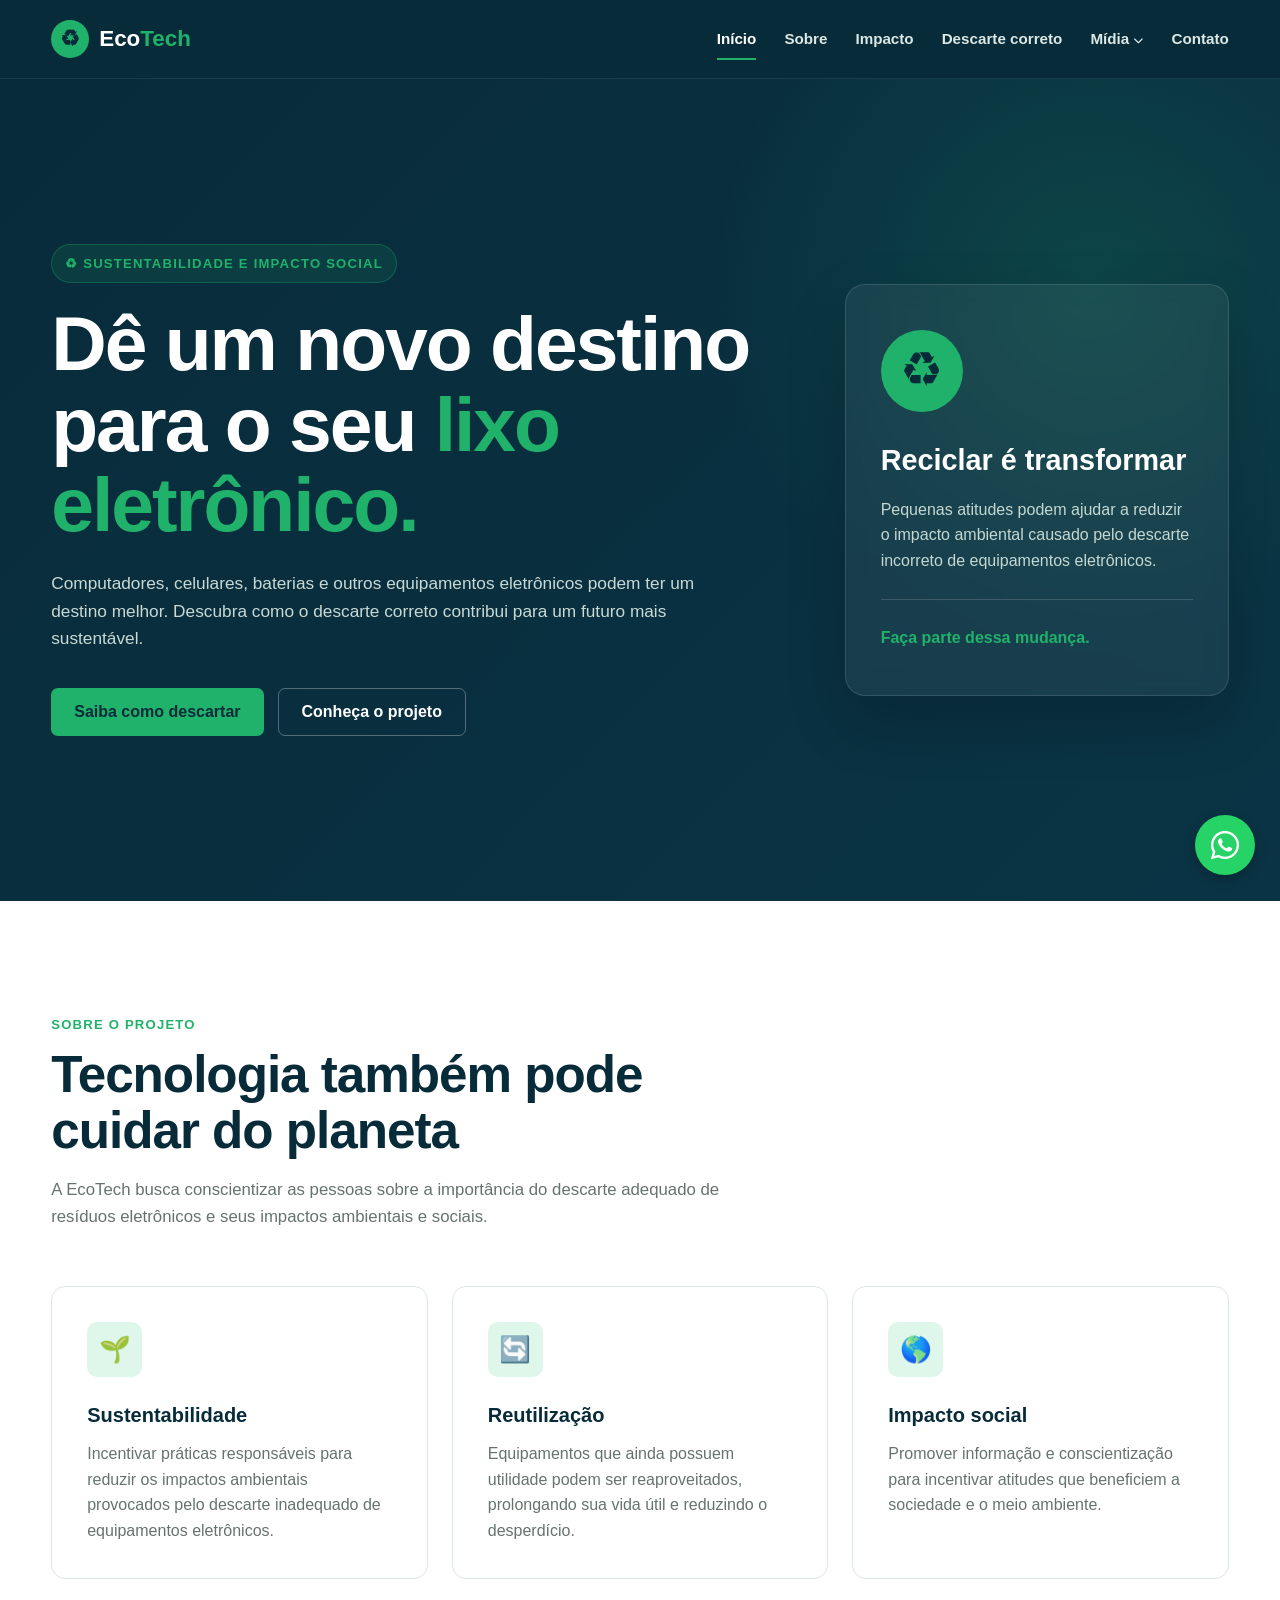
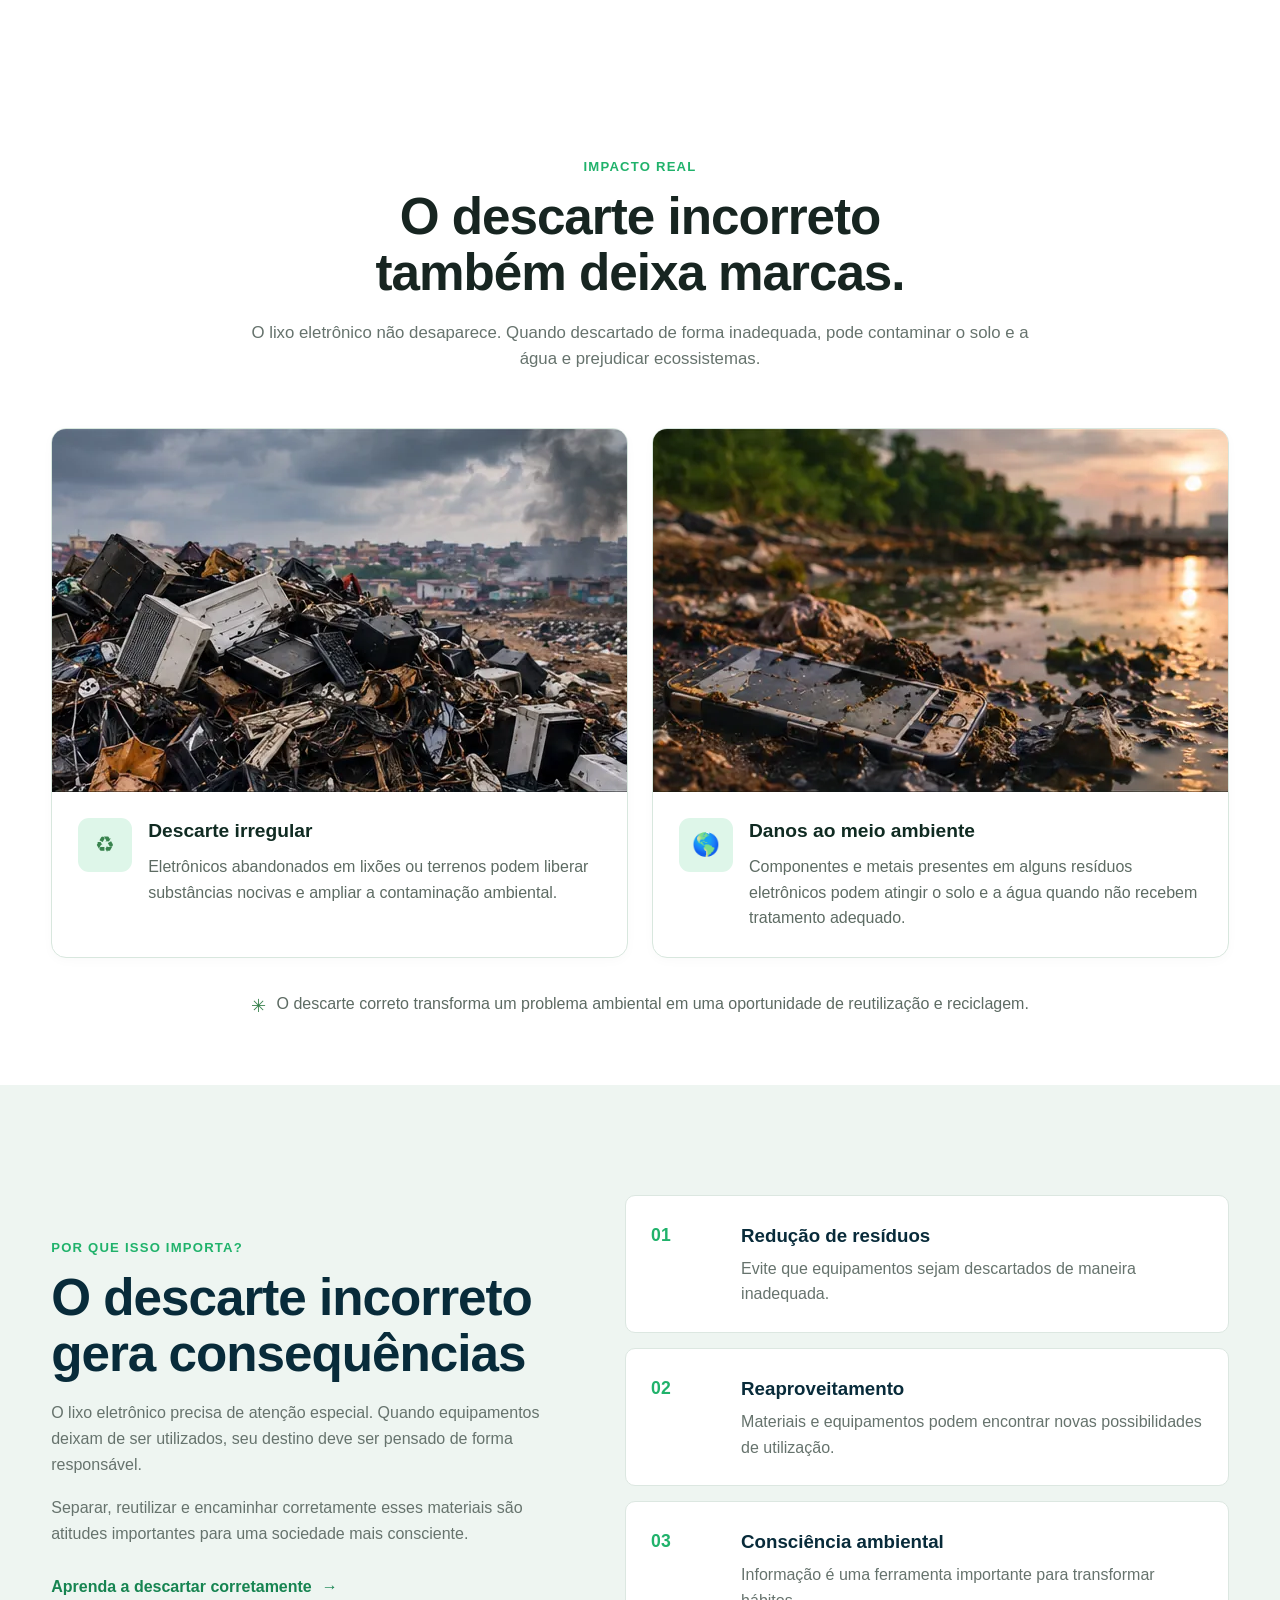
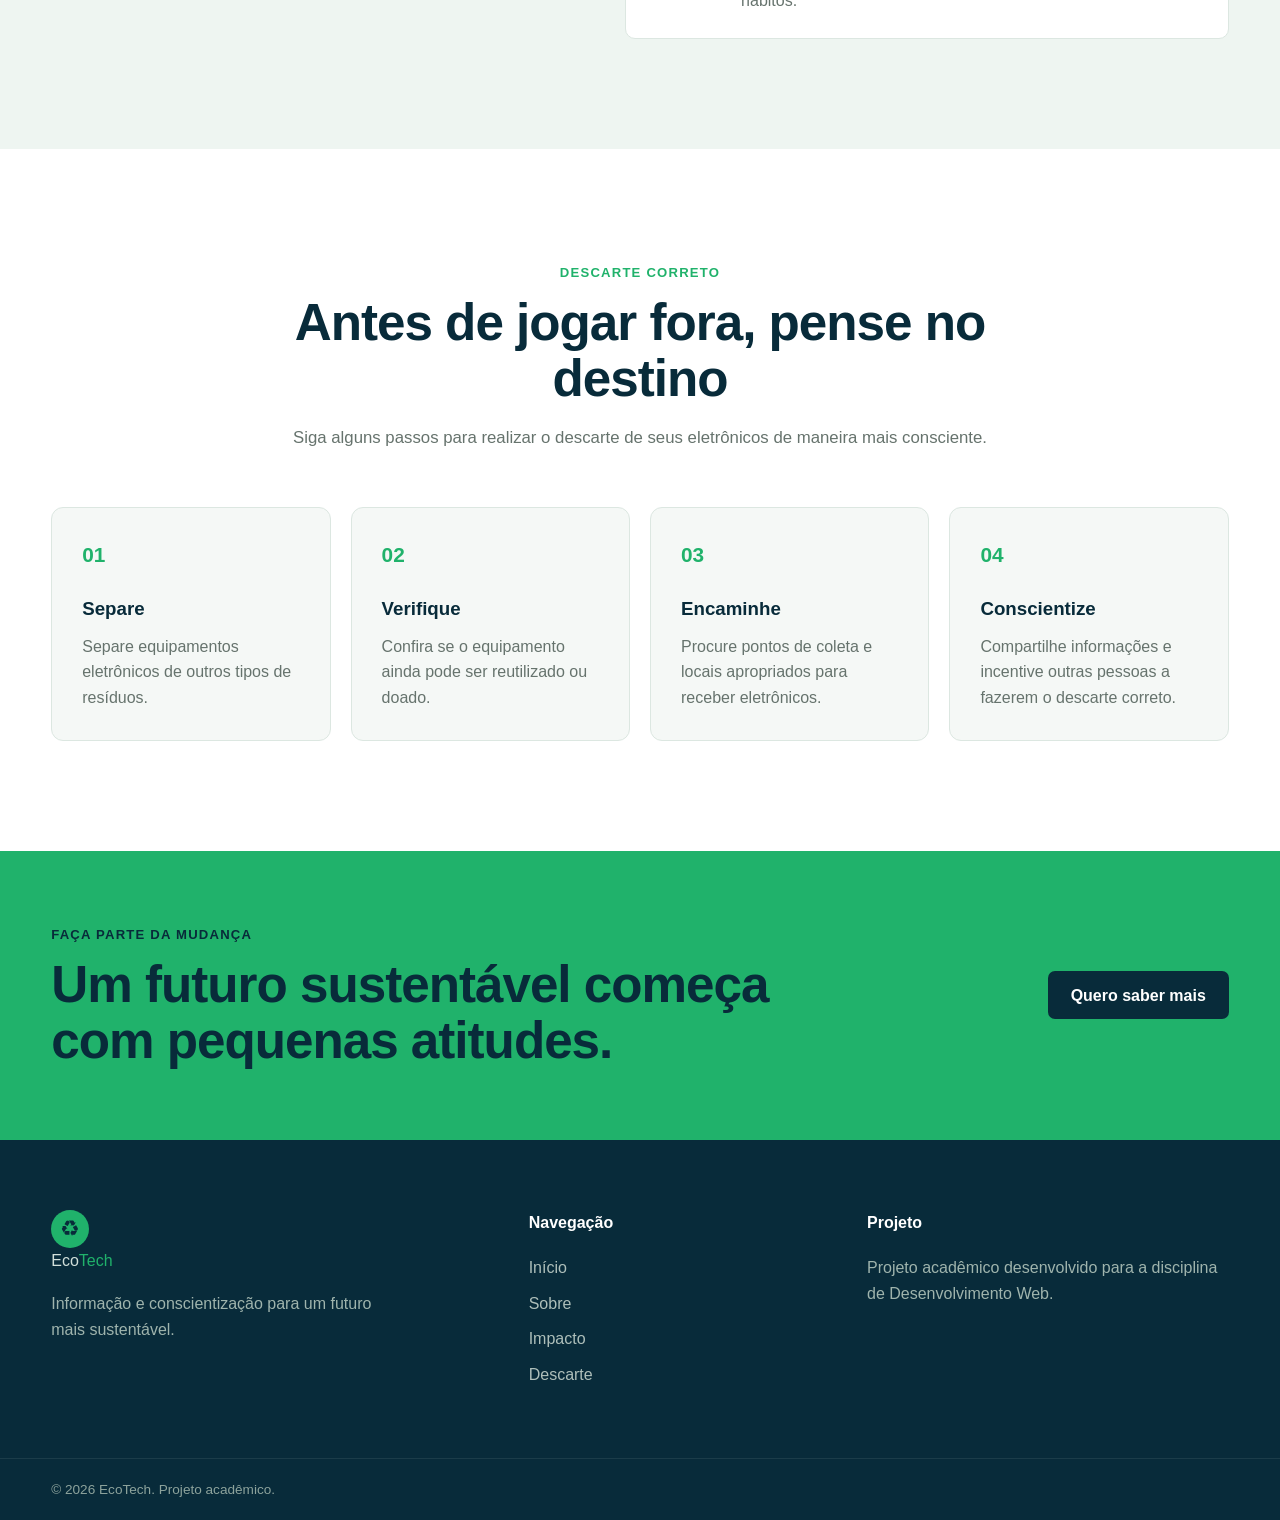
<file: index-backup.html>
<!doctype html>
<html lang="pt-BR">

<head>
  <meta charset="UTF-8" />

  <meta name="viewport" content="width=device-width, initial-scale=1.0" />

  <meta name="description"
    content="Projeto de conscientização sobre reciclagem de eletrônicos, descarte correto e sustentabilidade." />

  <meta name="keywords" content="reciclagem, lixo eletrônico, sustentabilidade, eletrônicos, descarte correto" />

  <meta name="author" content="EcoTech" />
  <link rel="icon" type="image/png" href="images/favicon.png" />

  <title>EcoTech - Reciclagem de Eletrônicos</title>

  <link rel="stylesheet" href="css/style.css" />

  <link rel="stylesheet" href="https://cdnjs.cloudflare.com/ajax/libs/font-awesome/6.7.2/css/all.min.css" />
</head>

<body>
  <!-- Link para facilitar a navegação por teclado -->
  <a href="#conteudo" class="skip-link"> Pular para o conteúdo principal </a>

  <!-- CABEÇALHO -->
  <header class="header">
    <div class="container header-content">
      <a href="index.html" class="logo" aria-label="EcoTech - Página inicial">
        <span class="logo-icon" aria-hidden="true">♻</span>
        <span>Eco<span>Tech</span></span>
      </a>

      <button class="menu-toggle" type="button" aria-label="Abrir menu" aria-expanded="false"
        aria-controls="menu-principal">
        <span></span>
        <span></span>
        <span></span>
      </button>

      <nav id="menun-principal" class="navigation" aria-label="Navegação principal">
        <ul class="nav-list">
          <li>
            <a href="#inicio" class="active"> Início </a>
          </li>

          <li>
            <a href="#sobre"> Sobre </a>
          </li>

          <li>
            <a href="#impacto-ambiental"> Impacto </a>
          </li>

          <li>
            <a href="#descarte"> Descarte correto </a>
          </li>

          <!-- NOVO MENU DROPDOWN "MÍDIA" -->
          <li class="dropdown">
            <a href="#" class="drop-btn">Mídia <i class="fa-solid fa-chevron-down" style="font-size: 10px;"></i></a>
            <ul class="dropdown-menu">
              <li><a href="galeria.html">Galeria</a></li>
              <li><a href="midia.html">Multimídia</a></li>
            </ul>
          </li>

          <li>
            <a href="#contato"> Contato </a>
          </li>
        </ul>
      </nav>
    </div>
  </header>

  <main id="conteudo">
    <!-- HERO -->
    <section id="inicio" class="hero">
      <div class="container hero-content">
        <div class="hero-text">
          <span class="tag"> ♻ Sustentabilidade e impacto social </span>

          <h1>
            Dê um novo destino para o seu
            <strong>lixo eletrônico.</strong>
          </h1>

          <p>
            Computadores, celulares, baterias e outros equipamentos
            eletrônicos podem ter um destino melhor. Descubra como o descarte
            correto contribui para um futuro mais sustentável.
          </p>

          <div class="hero-buttons">
            <a href="#descarte" class="btn btn-primary">
              Saiba como descartar
            </a>

            <a href="#sobre" class="btn btn-secondary"> Conheça o projeto </a>
          </div>
        </div>

        <div class="hero-card" aria-label="Informação sobre reciclagem">
          <div class="recycle-icon" aria-hidden="true">♻</div>

          <h2>Reciclar é transformar</h2>

          <p>
            Pequenas atitudes podem ajudar a reduzir o impacto ambiental
            causado pelo descarte incorreto de equipamentos eletrônicos.
          </p>

          <div class="hero-line"></div>

          <span> Faça parte dessa mudança. </span>
        </div>
      </div>
    </section>

    <!-- SOBRE O PROJETO -->
    <section id="sobre" class="section about">
      <div class="container">
        <div class="section-heading">
          <span class="section-label"> Sobre o projeto </span>

          <h2>Tecnologia também pode cuidar do planeta</h2>

          <p>
            A EcoTech busca conscientizar as pessoas sobre a importância do
            descarte adequado de resíduos eletrônicos e seus impactos
            ambientais e sociais.
          </p>
        </div>

        <div class="about-grid">
          <article class="info-card">
            <div class="card-icon" aria-hidden="true">🌱</div>

            <h3>Sustentabilidade</h3>

            <p>
              Incentivar práticas responsáveis para reduzir os impactos
              ambientais provocados pelo descarte inadequado de equipamentos
              eletrônicos.
            </p>
          </article>

          <article class="info-card">
            <div class="card-icon" aria-hidden="true">🔄</div>

            <h3>Reutilização</h3>

            <p>
              Equipamentos que ainda possuem utilidade podem ser
              reaproveitados, prolongando sua vida útil e reduzindo o
              desperdício.
            </p>
          </article>

          <article class="info-card">
            <div class="card-icon" aria-hidden="true">🌎</div>

            <h3>Impacto social</h3>

            <p>
              Promover informação e conscientização para incentivar atitudes
              que beneficiem a sociedade e o meio ambiente.
            </p>
          </article>
        </div>
      </div>
    </section>

    <!--  IMPACTO REAL DO LIXO ELETRÔNICO  -->
    <section id="impacto-ambiental" class="section ecotech-impact-gallery" aria-labelledby="impacto-ambiental-title">
      <div class="container">
        <div class="section-heading center">
          <span class="section-label">Impacto real</span>
          <h2 id="impacto-ambiental-title">
            O descarte incorreto também deixa marcas.
          </h2>
          <p>
            O lixo eletrônico não desaparece. Quando descartado de forma
            inadequada, pode contaminar o solo e a água e prejudicar
            ecossistemas.
          </p>
        </div>

        <div class="ecotech-impact-grid">
          <article class="ecotech-impact-card">
            <img src="images/descarte-irregular.webp"
              alt="Acúmulo de computadores e componentes eletrônicos descartados irregularmente em um terreno"
              width="652" height="363" loading="lazy" decoding="async" />
            <div class="ecotech-impact-card-content">
              <span class="ecotech-impact-symbol" aria-hidden="true">♻</span>
              <div>
                <h3>Descarte irregular</h3>
                <p>
                  Eletrônicos abandonados em lixões ou terrenos podem liberar
                  substâncias nocivas e ampliar a contaminação ambiental.
                </p>
              </div>
            </div>
          </article>

          <article class="ecotech-impact-card">
            <img src="images/impacto-ambiental.webp"
              alt="Aparelhos eletrônicos descartados junto à margem de um corpo d’água" width="650" height="363"
              loading="lazy" decoding="async" />
            <div class="ecotech-impact-card-content">
              <span class="ecotech-impact-symbol" aria-hidden="true">🌎</span>
              <div>
                <h3>Danos ao meio ambiente</h3>
                <p>
                  Componentes e metais presentes em alguns resíduos
                  eletrônicos podem atingir o solo e a água quando não recebem
                  tratamento adequado.
                </p>
              </div>
            </div>
          </article>
        </div>

        <p class="ecotech-impact-note">
          <span aria-hidden="true">✳</span>
          O descarte correto transforma um problema ambiental em uma
          oportunidade de reutilização e reciclagem.
        </p>
      </div>
    </section>

    <!-- IMPACTO -->
    <section id="descarte" class="section impact">
      <div class="container impact-content">
        <div class="impact-text">
          <span class="section-label"> Por que isso importa? </span>

          <h2>O descarte incorreto gera consequências</h2>

          <p>
            O lixo eletrônico precisa de atenção especial. Quando equipamentos
            deixam de ser utilizados, seu destino deve ser pensado de forma
            responsável.
          </p>

          <p>
            Separar, reutilizar e encaminhar corretamente esses materiais são
            atitudes importantes para uma sociedade mais consciente.
          </p>

          <a href="#descarte" class="text-link">
            Aprenda a descartar corretamente
            <span aria-hidden="true">→</span>
          </a>
        </div>

        <div class="impact-list">
          <article class="impact-item">
            <span class="impact-number"> 01 </span>

            <div>
              <h3>Redução de resíduos</h3>

              <p>
                Evite que equipamentos sejam descartados de maneira
                inadequada.
              </p>
            </div>
          </article>

          <article class="impact-item">
            <span class="impact-number"> 02 </span>

            <div>
              <h3>Reaproveitamento</h3>

              <p>
                Materiais e equipamentos podem encontrar novas possibilidades
                de utilização.
              </p>
            </div>
          </article>

          <article class="impact-item">
            <span class="impact-number"> 03 </span>

            <div>
              <h3>Consciência ambiental</h3>

              <p>
                Informação é uma ferramenta importante para transformar
                hábitos.
              </p>
            </div>
          </article>
        </div>
      </div>
    </section>

    <!-- DESCARTE -->
    <section id="descarte" class="section disposal">
      <div class="container">
        <div class="section-heading center">
          <span class="section-label"> Descarte correto </span>

          <h2>Antes de jogar fora, pense no destino</h2>

          <p>
            Siga alguns passos para realizar o descarte de seus eletrônicos de
            maneira mais consciente.
          </p>
        </div>

        <div class="steps">
          <article class="step">
            <span class="step-number"> 01 </span>

            <h3>Separe</h3>

            <p>
              Separe equipamentos eletrônicos de outros tipos de resíduos.
            </p>
          </article>

          <article class="step">
            <span class="step-number"> 02 </span>

            <h3>Verifique</h3>

            <p>
              Confira se o equipamento ainda pode ser reutilizado ou doado.
            </p>
          </article>

          <article class="step">
            <span class="step-number"> 03 </span>

            <h3>Encaminhe</h3>

            <p>
              Procure pontos de coleta e locais apropriados para receber
              eletrônicos.
            </p>
          </article>

          <article class="step">
            <span class="step-number"> 04 </span>

            <h3>Conscientize</h3>

            <p>
              Compartilhe informações e incentive outras pessoas a fazerem o
              descarte correto.
            </p>
          </article>
        </div>
      </div>
    </section>

    <!-- CTA -->
    <section class="cta">
      <div class="container cta-content">
        <div>
          <span class="section-label"> Faça parte da mudança </span>

          <h2>Um futuro sustentável começa com pequenas atitudes.</h2>
        </div>

        <a href="#contato" class="btn btn-light"> Quero saber mais </a>
      </div>
    </section>

    <!-- Botão flutuante do WhatsApp -->
    <a href="https://wa.me/5511999999999" class="whatsapp-float" target="_blank" rel="noopener noreferrer"
      aria-label="Entre em contato com a EcoTech pelo WhatsApp" title="Fale conosco pelo WhatsApp">
      <i class="fa-brands fa-whatsapp" aria-hidden="true"></i>
    </a>
  </main>

  <!-- RODAPÉ -->
  <footer id="contato" class="footer">
    <div class="container footer-content">
      <div class="footer-brand">
        <a href="#inicio" class="logo">
          <span class="logo-icon" aria-hidden="true">♻</span>
          <span>Eco<span>Tech</span></span>
        </a>

        <p>Informação e conscientização para um futuro mais sustentável.</p>
      </div>

      <div class="footer-column">
        <h2>Navegação</h2>

        <ul>
          <li>
            <a href="#inicio">Início</a>
          </li>

          <li>
            <a href="#sobre">Sobre</a>
          </li>

          <li>
            <a href="#impacto">Impacto</a>
          </li>

          <li>
            <a href="#descarte">Descarte</a>
          </li>
        </ul>
      </div>

      <div class="footer-column">
        <h2>Projeto</h2>

        <p>
          Projeto acadêmico desenvolvido para a disciplina de Desenvolvimento
          Web.
        </p>
      </div>
    </div>

    <div class="footer-bottom">
      <div class="container">
        <p>© 2026 EcoTech. Projeto acadêmico.</p>
      </div>
    </div>
  </footer>
</body>

</html>
</file>
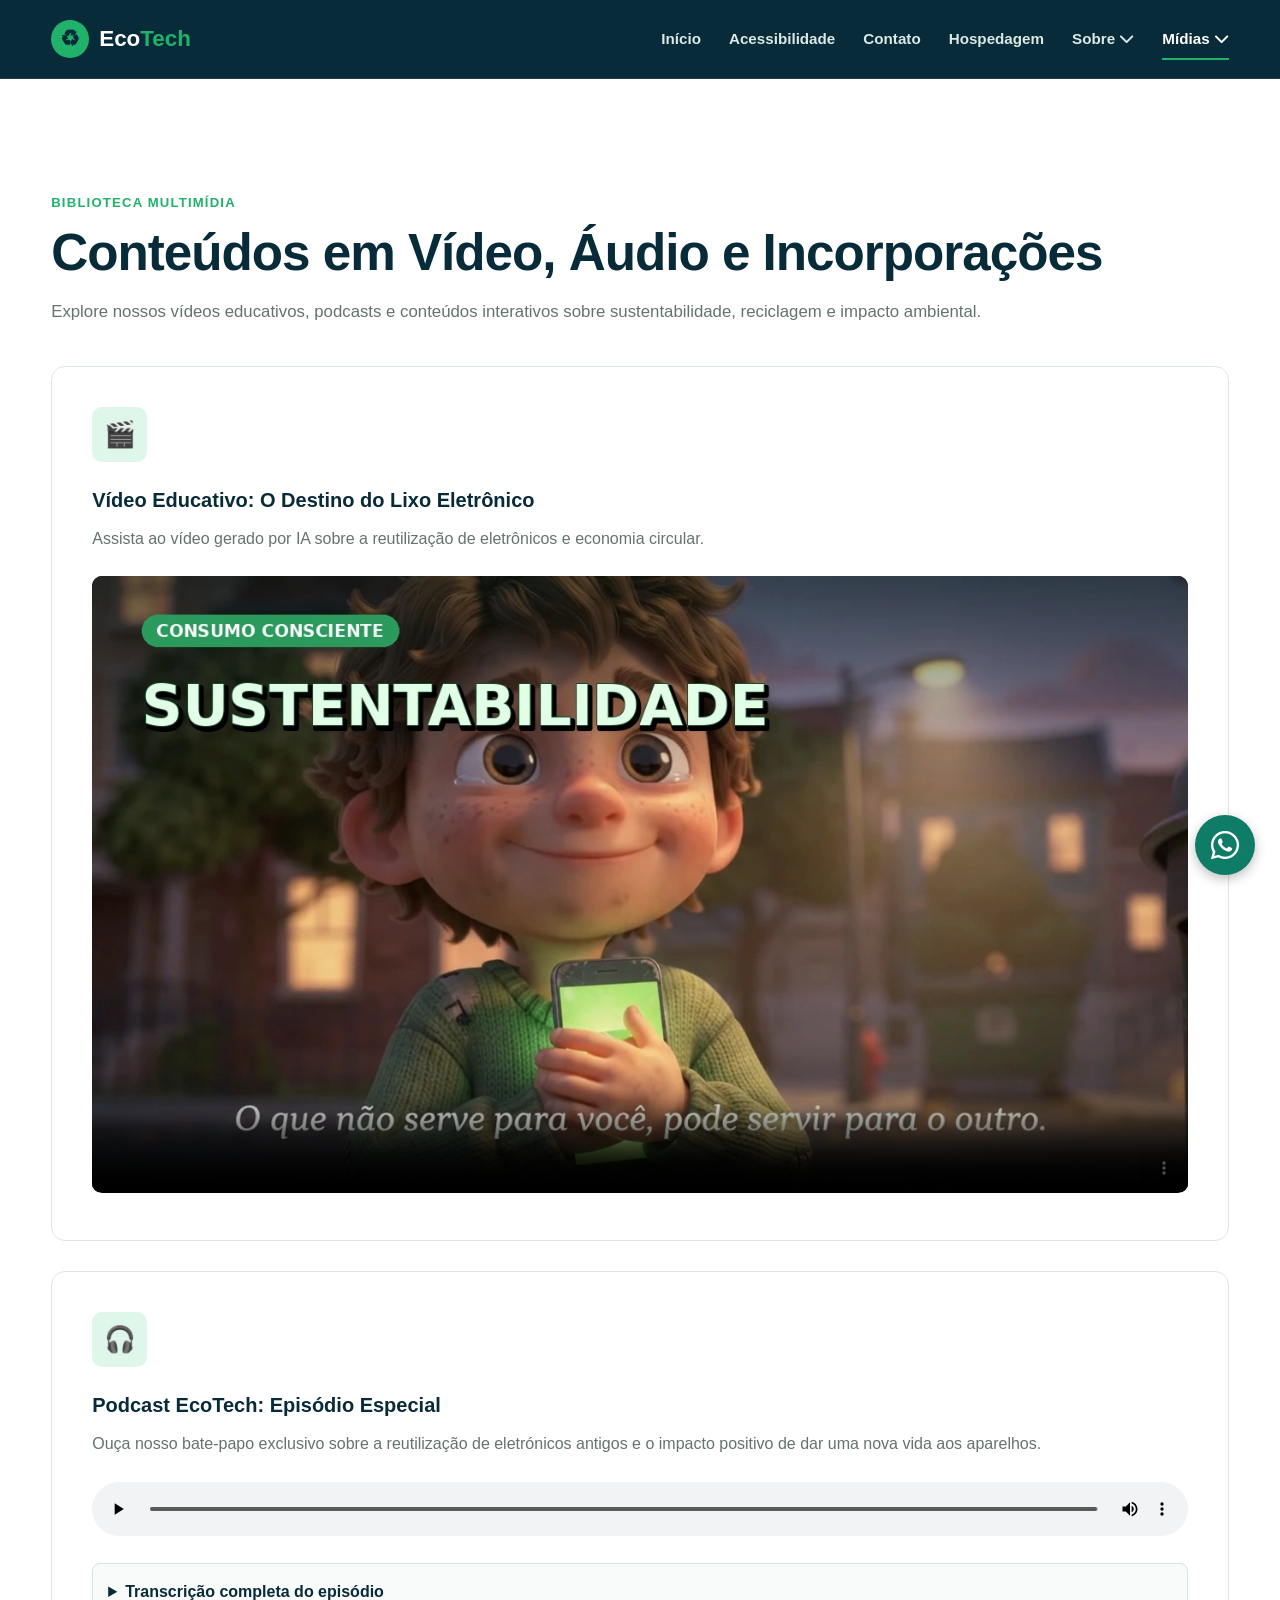
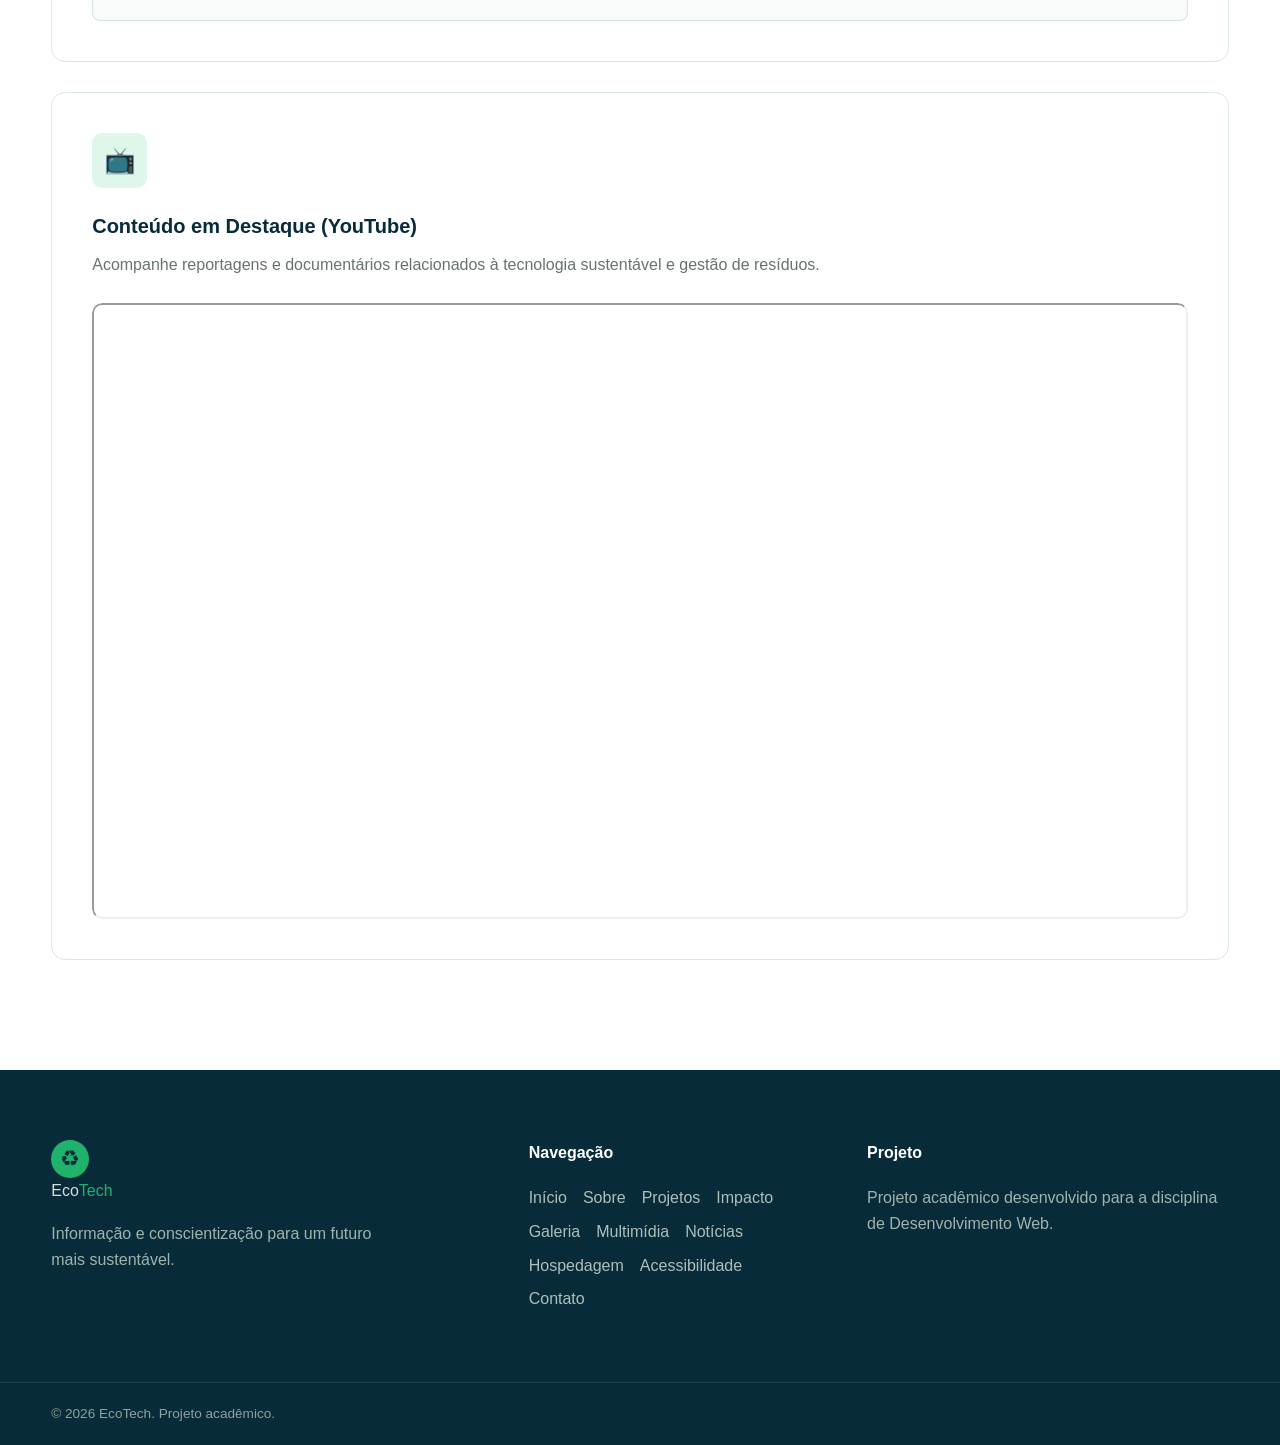
<file: midia.html>
<!doctype html>
<html lang="pt-BR">

<head>
    <meta charset="UTF-8" />
    <meta name="viewport" content="width=device-width, initial-scale=1.0" />
    <meta name="description"
        content="Biblioteca multimídia da EcoTech com vídeos, áudios e conteúdos interativos sobre sustentabilidade." />
    <meta name="author" content="EcoTech" />
    <link rel="icon" type="image/png" href="images/favicon.png" />

    <title>EcoTech - Mídia e Recursos Multimídia</title>

    <link rel="stylesheet" href="css/header.css">
    <link rel="stylesheet" href="css/stylemidia.css" />
    <link rel="stylesheet" href="https://cdnjs.cloudflare.com/ajax/libs/font-awesome/6.7.2/css/all.min.css" />
  <link rel="stylesheet" href="css/menu.css" />
  </head>

<body class="whatsapp-standard">
    <!-- Link para facilitar a navegação por teclado -->
    <a href="#conteudo" class="skip-link"> Pular para o conteúdo principal </a>

    <!-- CABEÇALHO COM AS 10 PÁGINAS OFICIAIS CORRETAS -->
    <header class="header">
      <div class="container header-content">
        <a href="index.html" class="logo" aria-label="EcoTech - Página inicial">
          <span class="logo-icon" aria-hidden="true">♻</span>
          <span>Eco<span>Tech</span></span>
        </a>

      <button
        class="menu-toggle"
        id="menu-toggle"
        type="button"
        aria-label="Abrir menu"
        aria-expanded="false"
        aria-controls="menu-principal"
      >
        <span></span>
        <span></span>
        <span></span>
      </button>

      <nav id="menu-principal" class="navigation" aria-label="Navegação principal">
        <ul class="nav-list">
          <li><a href="index.html">Início</a></li>
          <li><a href="acessibilidade.html">Acessibilidade</a></li>
          <li><a href="contato.html">Contato</a></li>
          <li><a href="orcamento_hospedagem.html">Hospedagem</a></li>

          <li class="dropdown">
            <a
              href="#"
              class="drop-btn"
              role="button"
              aria-haspopup="true"
              aria-expanded="false"
              aria-controls="submenu-sobre"
            >
              Sobre
              <i class="fa-solid fa-chevron-down" aria-hidden="true"></i>
            </a>

            <ul class="dropdown-menu" id="submenu-sobre">
              <li><a href="sobre.html">Sobre nós</a></li>
              <li><a href="impacto.html">Impacto</a></li>
              <li><a href="projetos.html">Projetos</a></li>
            </ul>
          </li>

          <li class="dropdown">
            <a
              href="#"
              class="drop-btn"
              role="button"
              aria-haspopup="true"
              aria-expanded="false"
              aria-controls="submenu-midia"
            >
              Mídias
              <i class="fa-solid fa-chevron-down" aria-hidden="true"></i>
            </a>

            <ul class="dropdown-menu" id="submenu-midia">
              <li><a href="noticias.html">Notícias</a></li>
              <li><a href="galeria.html">Galeria</a></li>
              <li><a href="midia.html">Multimídia</a></li>
            </ul>
          </li>
        </ul>
      </nav>
      </div>
    </header>

    <main id="conteudo">
        <!-- CONTEÚDO PRINCIPAL DE MÍDIA -->
        <section class="section about">
            <div class="container" style="max-width: 1200px;">

                <div class="section-heading" style="max-width: 100%; margin-bottom: 40px;">
                    <span class="section-label"> Biblioteca Multimídia </span>
                    <h1>Conteúdos em Vídeo, Áudio e Incorporações</h1>
                    <p>
                        Explore nossos vídeos educativos, podcasts e conteúdos interativos sobre sustentabilidade,
                        reciclagem e impacto ambiental.
                    </p>
                </div>

                <div style="display: grid; grid-template-columns: 1fr; gap: 30px;">

                    <!-- Bloco de Vídeo -->
                    <article class="info-card" style="padding: 40px;">
                        <div class="card-icon" aria-hidden="true">🎬</div>
                        <h3>Vídeo Educativo: O Destino do Lixo Eletrônico</h3>
                        <p style="margin-bottom: 25px; color: var(--gray);">
                            Assista ao vídeo gerado por IA sobre a reutilização de eletrônicos e economia circular.
                        </p>
                        <div style="width: 100%;">
                            <!-- A tag video puxa o arquivo salvo na pasta assets com controles ativos -->
                            <video controls poster="images/capa-video.webp" width="100%"
                                style="border-radius: 10px; height: auto; object-fit: contain; background-color: #000;">
                                <source src="assets/video-sustentabilidade.mp4" type="video/mp4">
                                Seu navegador não suporta a tag de vídeo.
                            </video>
                        </div>
                    </article>

                    <!-- Bloco de Áudio -->
                    <article class="info-card" style="padding: 40px;">
                        <div class="card-icon" aria-hidden="true">🎧</div>
                        <h3>Podcast EcoTech: Episódio Especial</h3>
                        <p style="margin-bottom: 25px; color: var(--gray);">
                            Ouça nosso bate-papo exclusivo sobre a reutilização de eletrónicos antigos e o impacto
                            positivo de dar uma nova vida aos aparelhos.
                        </p>
                        <div>
                            <audio controls style="width: 100%;">
                                <source src="assets/podcast-ecotech.mp3" type="audio/mpeg">
                                <track src="assets/legendas-podcast.vtt" kind="captions" srclang="pt-BR" label="Português" default>
                                Seu navegador não suporta a tag de áudio.
                            </audio>
                        </div>

                        <details style="margin-top: 20px; border: 1px solid #d1e7dd; border-radius: 8px; padding: 15px; background-color: #f8fbf9;">
                            <summary style="cursor: pointer; color: #082b3a; font-weight: 600;">
                                Transcrição completa do episódio
                            </summary>
                            <div style="margin-top: 15px; color: var(--gray); line-height: 1.7; display: grid; gap: 10px;">
                                <p>
                                    <strong>[00:00.000]</strong> Bem-vindos ao podcast EcoTech. Hoje conversamos com o nosso convidado especial sobre o destino real dos nossos eletrônicos.
                                </p>
                                <p>
                                    <strong>[00:08.500]</strong> Conta pra gente: como é saber que aquele teu telemóvel antigo ganhou uma nova vida?
                                </p>
                                <p>
                                    <strong>[00:14.000]</strong> É uma sensação maravilhosa. Ver que um aparelho que estava parado na minha gaveta agora está a trazer utilidade e a fazer a felicidade de outras pessoas, não tem preço.
                                </p>
                                <p>
                                    <strong>[00:25.500]</strong> Reciclar e doar é cuidar do futuro.
                                </p>
                                <p>
                                    <strong>[00:29.000]</strong> Exato. E para quem ainda tem dúvidas em casa, qual seria a sua dica principal para dar o primeiro passo?
                                </p>
                                <p>
                                    <strong>[00:36.500]</strong> A dica é simples: antes de encostar ou jogar fora de qualquer jeito, dê uma olhada se ele funciona ou procure um ponto de coleta certificado.
                                </p>
                                <p>
                                    <strong>[00:46.500]</strong> O lixo de um pode ser a grande oportunidade de outro.
                                </p>
                            </div>
                        </details>
                    </article>

                     <!-- Bloco de Iframe -->
                    <article class="info-card" style="padding: 40px;">
                        <div class="card-icon" aria-hidden="true">📺</div>
                        <h3>Conteúdo em Destaque (YouTube)</h3>
                        <p style="margin-bottom: 25px; color: var(--gray);">
                            Acompanhe reportagens e documentários relacionados à tecnologia sustentável e gestão de
                            resíduos.
                        </p>

                        <div class="video-container">
                            <iframe
                                src="https://www.youtube.com/embed/OsagLEoAgjc"
                                title="Vídeo em destaque no YouTube sobre lixo eletrônico"
                                loading="lazy"
                                allow="accelerometer; autoplay; clipboard-write; encrypted-media; gyroscope; picture-in-picture; web-share"
                                allowfullscreen>
                            </iframe>
                        </div>
                    </article>

                </div>

            </div>
        </section>

        <!-- Botão flutuante do WhatsApp -->
        <a href="https://wa.me/5511999999999" class="whatsapp-float" target="_blank" rel="noopener noreferrer"
            aria-label="Entre em contato com a EcoTech pelo WhatsApp" title="Fale conosco pelo WhatsApp">
            <i class="fa-brands fa-whatsapp" aria-hidden="true"></i>
        </a>
    </main>

    <!-- RODAPÉ -->
    <footer id="contato" class="footer">
        <div class="container footer-content">
            <div class="footer-brand">
                <a href="index.html" class="logo">
                    <span class="logo-icon" aria-hidden="true">♻</span>
                    <span>Eco<span>Tech</span></span>
                </a>

                <p>Informação e conscientização para um futuro mais sustentável.</p>
            </div>

            <div class="footer-column">
                <h2>Navegação</h2>

                <ul class="footer-links-list">
  <li><a href="index.html#inicio">Início</a></li>
  <li><a href="sobre.html">Sobre</a></li>
  <li><a href="projetos.html">Projetos</a></li>
  <li><a href="impacto.html">Impacto</a></li>
  <li><a href="galeria.html">Galeria</a></li>
  <li><a href="midia.html" aria-current="page">Multimídia</a></li>
  <li><a href="noticias.html">Notícias</a></li>
  <li><a href="orcamento_hospedagem.html">Hospedagem</a></li>
  <li><a href="acessibilidade.html">Acessibilidade</a></li>
  <li><a href="contato.html">Contato</a></li>
</ul>
            </div>

            <div class="footer-column">
                <h2>Projeto</h2>

                <p>
                    Projeto acadêmico desenvolvido para a disciplina de Desenvolvimento Web.
                </p>
            </div>
        </div>

        <div class="footer-bottom">
            <div class="container">
                <p>© 2026 EcoTech. Projeto acadêmico.</p>
            </div>
        </div>
    </footer>
    <script>
        document.addEventListener("DOMContentLoaded", function () {
            const navigation = document.querySelector('.navigation');

            if (navigation) {                              

                // Submenu "Mídia": abre com toque/clique
                const botaoMidia = document.querySelector('.drop-btn');
                if (botaoMidia) {
                    botaoMidia.setAttribute('aria-haspopup', 'true');
                    botaoMidia.setAttribute('aria-expanded', 'false');
                    botaoMidia.addEventListener('click', function (evento) {
                        evento.preventDefault();
                        evento.stopPropagation();
                        const item = botaoMidia.closest('.dropdown');
                        const aberto = item.classList.toggle('is-open');
                        botaoMidia.setAttribute('aria-expanded', String(aberto));
                    });
                }
            }
        });
    </script>
      <!-- Início do código do VLibras -->
    <div vw class="enabled">
      <div vw-access-button class="active"></div>
      <div vw-plugin-wrapper>
        <div class="vw-plugin-top-wrapper"></div>
      </div>
    </div>
    <script src="https://vlibras.gov.br/app/vlibras-plugin.js"></script>
    <script>
      new window.VLibras.Widget("https://vlibras.gov.br/app");
    </script>
    <!-- Fim do código do VLibras -->
     <script src="js/header.js" defer></script>
</body>

</html>
</file>
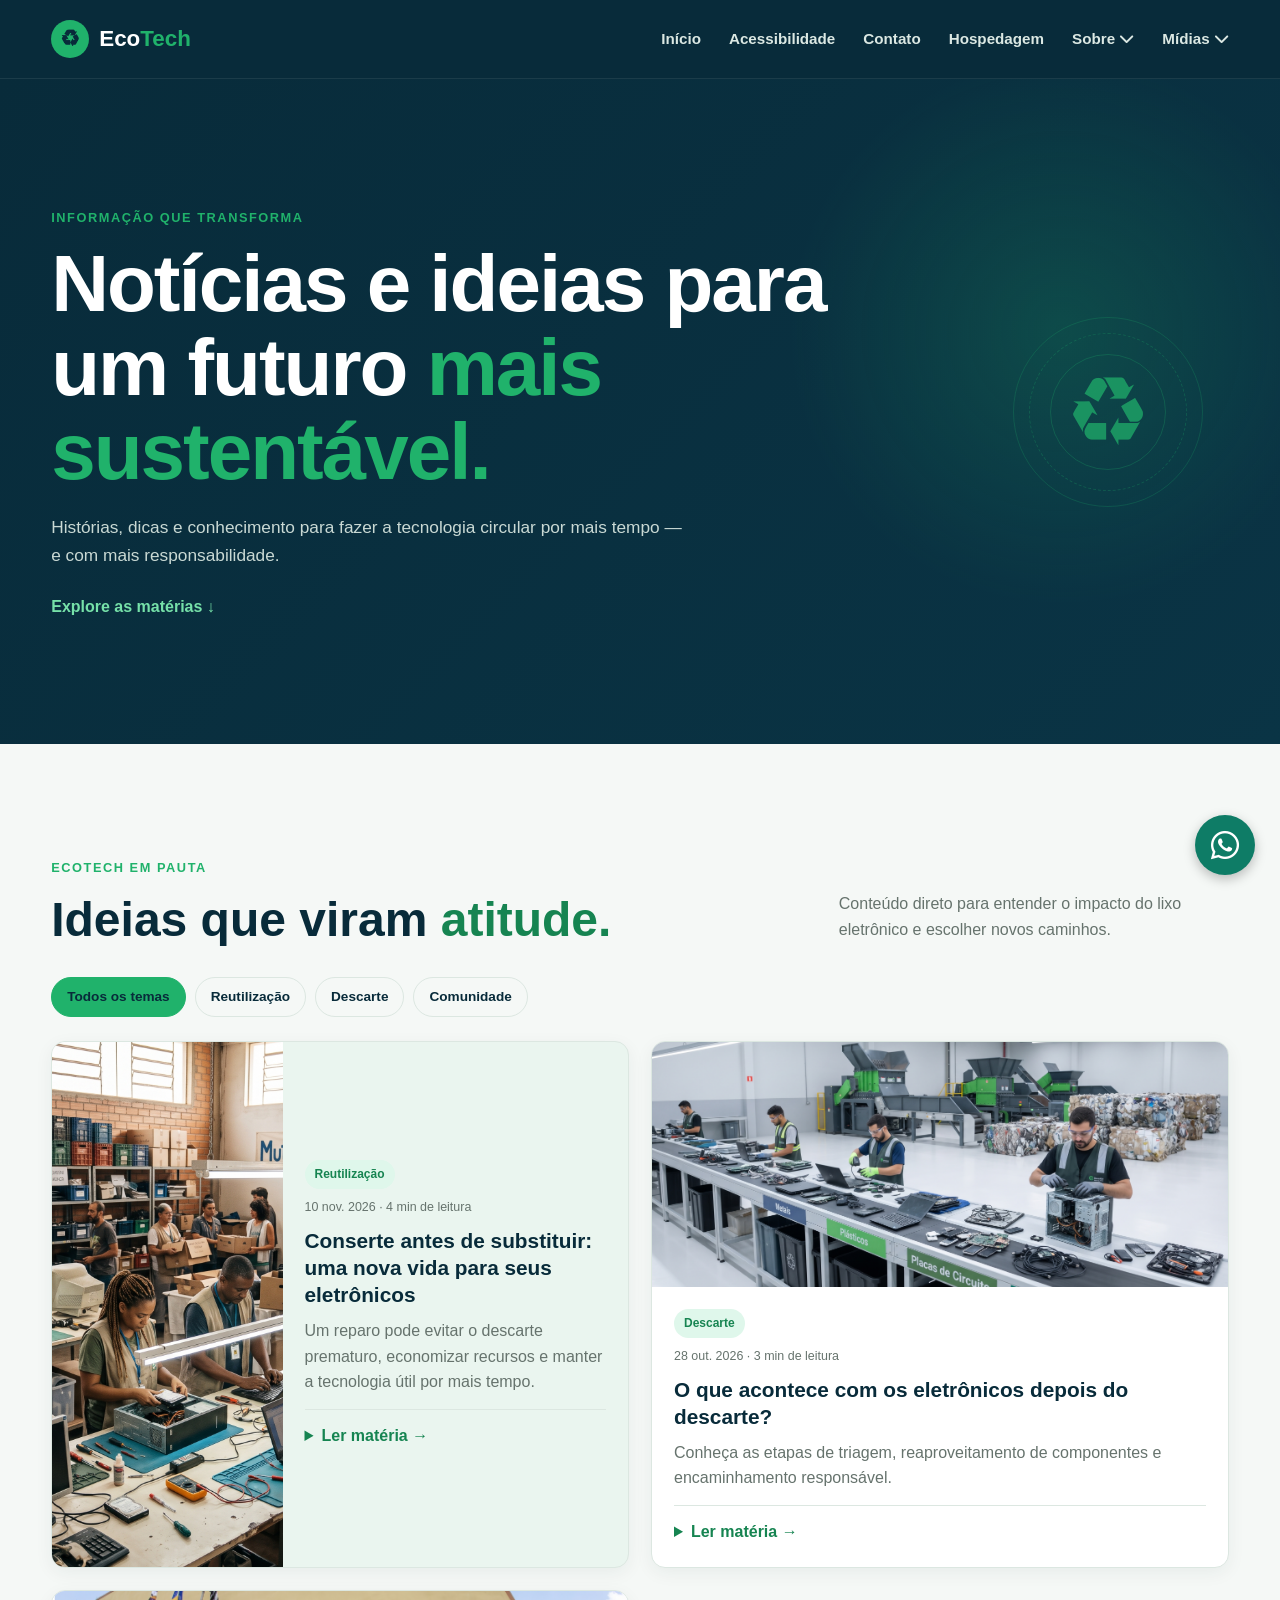
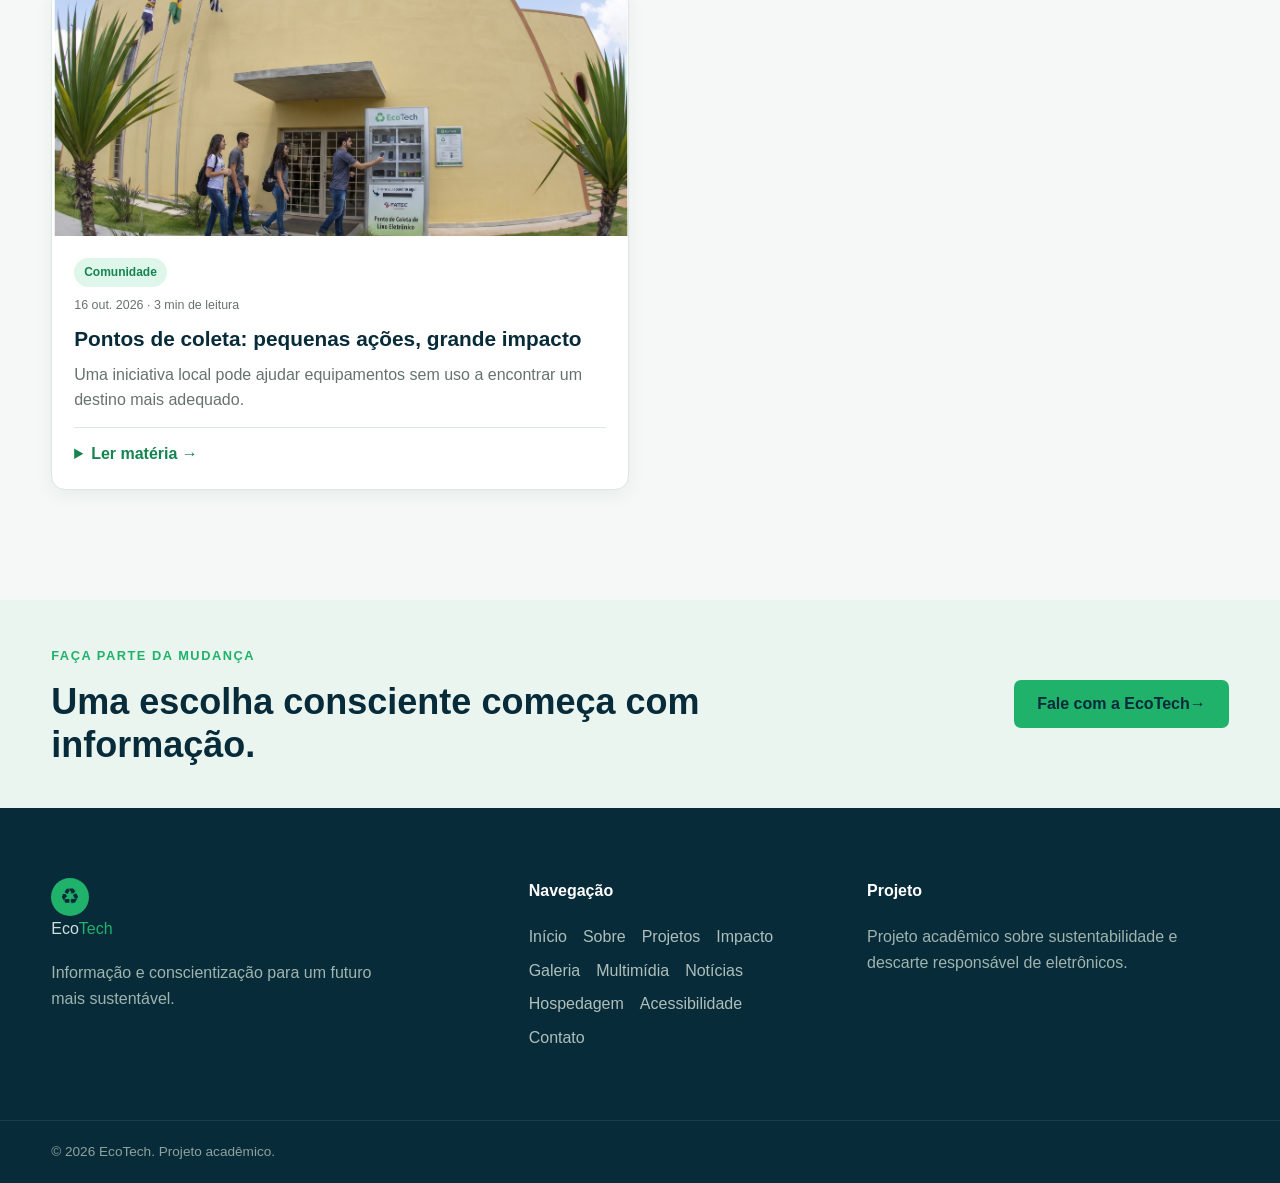
<file: noticias.html>
﻿<!doctype html>
<html lang="pt-BR">
<head>
  <meta charset="UTF-8">
  <meta name="viewport" content="width=device-width, initial-scale=1.0">
  <meta name="description" content="Artigos EcoTech sobre reutilização, reciclagem e descarte responsável de eletrônicos.">
  <meta name="author" content="EcoTech">
  <meta name="theme-color" content="#082b3a">
  <link rel="icon" type="image/png" href="images/favicon.png">

  <link rel="stylesheet" href="css/header.css">
  <link rel="stylesheet" href="css/index.css">
  <link rel="stylesheet" href="css/menu.css">
  <link rel="stylesheet" href="css/noticias.css">
  <link rel="stylesheet" href="https://cdnjs.cloudflare.com/ajax/libs/font-awesome/6.7.2/css/all.min.css">
  
  <title>Notícias e artigos | EcoTech</title>
  </head>
<body class="whatsapp-standard">
  <a href="#conteudo" class="skip-link">Pular para o conteúdo principal</a>
  <header class="header">
      <div class="container header-content">
        <a href="index.html" class="logo" aria-label="EcoTech - Página inicial">
          <span class="logo-icon" aria-hidden="true">♻</span>
          <span>Eco<span>Tech</span></span>
        </a>

      <button
        class="menu-toggle"
        id="menu-toggle"
        type="button"
        aria-label="Abrir menu"
        aria-expanded="false"
        aria-controls="menu-principal"
      >
        <span></span>
        <span></span>
        <span></span>
      </button>

      <nav id="menu-principal" class="navigation" aria-label="Navegação principal">
        <ul class="nav-list">
          <li><a href="index.html">Início</a></li>
          <li><a href="acessibilidade.html">Acessibilidade</a></li>
          <li><a href="contato.html">Contato</a></li>
          <li><a href="orcamento_hospedagem.html">Hospedagem</a></li>

          <li class="dropdown">
            <a
              href="#"
              class="drop-btn"
              role="button"
              aria-haspopup="true"
              aria-expanded="false"
              aria-controls="submenu-sobre"
            >
              Sobre
              <i class="fa-solid fa-chevron-down" aria-hidden="true"></i>
            </a>

            <ul class="dropdown-menu" id="submenu-sobre">
              <li><a href="sobre.html">Sobre nós</a></li>
              <li><a href="impacto.html">Impacto</a></li>
              <li><a href="projetos.html">Projetos</a></li>
            </ul>
          </li>

          <li class="dropdown">
            <a
              href="#"
              class="drop-btn"
              role="button"
              aria-haspopup="true"
              aria-expanded="false"
              aria-controls="submenu-midia"
            >
              Mídias
              <i class="fa-solid fa-chevron-down" aria-hidden="true"></i>
            </a>

            <ul class="dropdown-menu" id="submenu-midia">
              <li><a href="noticias.html">Notícias</a></li>
              <li><a href="galeria.html">Galeria</a></li>
              <li><a href="midia.html">Multimídia</a></li>
            </ul>
          </li>
        </ul>
      </nav>
      </div>
    </header>

  <main id="conteudo">
    <section class="page-hero" aria-labelledby="page-title">
      <div class="container page-hero-inner">
        <span class="page-kicker">Informação que transforma</span>
        <h1 id="page-title">Notícias e ideias para um futuro <strong>mais sustentável.</strong></h1>
        <p>Histórias, dicas e conhecimento para fazer a tecnologia circular por mais tempo — e com mais responsabilidade.</p>
        <a href="#artigos">Explore as matérias <span aria-hidden="true">↓</span></a>
      </div>
      <div class="hero-mark" aria-hidden="true">♻</div>
    </section>

    <section class="section news-section" id="artigos" aria-labelledby="articles-title">
      <div class="container">
        <div class="news-heading">
          <div><span class="page-kicker">EcoTech em pauta</span><h2 id="articles-title">Ideias que viram <span>atitude.</span></h2></div>
          <p>Conteúdo direto para entender o impacto do lixo eletrônico e escolher novos caminhos.</p>
        </div>
        <div class="news-filters" role="group" aria-label="Filtrar matérias por tema">
          <button class="news-filter" type="button" data-filter="todos" aria-pressed="true">Todos os temas</button>
          <button class="news-filter" type="button" data-filter="reutilizacao" aria-pressed="false">Reutilização</button>
          <button class="news-filter" type="button" data-filter="descarte" aria-pressed="false">Descarte</button>
          <button class="news-filter" type="button" data-filter="comunidade" aria-pressed="false">Comunidade</button>
        </div>
        <div class="news-grid" id="news-grid" aria-live="polite">
          <article class="news-card news-card-feature" data-category="reutilizacao">
            <img src="images/oficina-doacao.webp" alt="Oficina de recondicionamento de equipamentos eletrônicos para doação" width="800" height="550" loading="lazy" decoding="async">
            <div class="news-card-content"><span class="news-category">Reutilização</span><p class="news-meta"><time datetime="2026-11-10">10 nov. 2026</time> · 4 min de leitura</p><h3>Conserte antes de substituir: uma nova vida para seus eletrônicos</h3><p>Um reparo pode evitar o descarte prematuro, economizar recursos e manter a tecnologia útil por mais tempo.</p><details><summary>Ler matéria <span aria-hidden="true">→</span></summary><p>Antes de trocar um aparelho, consulte uma assistência de confiança, verifique a disponibilidade de peças e avalie se a manutenção é segura. Se o equipamento não puder ser reparado, procure um ponto de coleta que receba esse tipo de resíduo.</p></details></div>
          </article>
          <article class="news-card" data-category="descarte">
            <img src="images/centro-reciclagem.webp" alt="Centro especializado que recebe e separa resíduos eletrônicos para reciclagem" width="800" height="550" loading="lazy" decoding="async">
            <div class="news-card-content"><span class="news-category">Descarte</span><p class="news-meta"><time datetime="2026-10-28">28 out. 2026</time> · 3 min de leitura</p><h3>O que acontece com os eletrônicos depois do descarte?</h3><p>Conheça as etapas de triagem, reaproveitamento de componentes e encaminhamento responsável.</p><details><summary>Ler matéria <span aria-hidden="true">→</span></summary><p>Em uma cadeia de reciclagem, os aparelhos são avaliados e separados por categoria. Componentes que podem ser reutilizados são encaminhados para reaproveitamento; os materiais restantes seguem para processamento adequado. Consulte as regras do ponto de coleta antes de levar baterias ou equipamentos danificados.</p></details></div>
          </article>
          <article class="news-card" data-category="comunidade">
            <img src="images/ecoponto-fatec.webp" alt="Ponto de coleta de eletrônicos disponível para estudantes e comunidade" width="800" height="550" loading="lazy" decoding="async">
            <div class="news-card-content"><span class="news-category">Comunidade</span><p class="news-meta"><time datetime="2026-10-16">16 out. 2026</time> · 3 min de leitura</p><h3>Pontos de coleta: pequenas ações, grande impacto</h3><p>Uma iniciativa local pode ajudar equipamentos sem uso a encontrar um destino mais adequado.</p><details><summary>Ler matéria <span aria-hidden="true">→</span></summary><p>Antes de levar um aparelho, confira quais itens o local recebe e como serão encaminhados. Se o dispositivo ainda funcionar, considere a reutilização ou doação. Apague seus dados pessoais e remova cartões de memória e chips.</p></details></div>
          </article>
        </div>
        <p class="news-empty" id="news-empty" hidden>Nenhuma matéria encontrada neste tema.</p>
      </div>
    </section>

    <section class="news-cta" aria-label="Próximo passo"><div class="container news-cta-inner"><div><span class="page-kicker">Faça parte da mudança</span><h2>Uma escolha consciente começa com informação.</h2></div><a class="btn btn-primary" href="contato.html">Fale com a EcoTech <span aria-hidden="true">→</span></a></div></section>
    <a href="https://wa.me/5511999999999" class="whatsapp-float" target="_blank" rel="noopener noreferrer"
    aria-label="Entre em contato com a EcoTech pelo WhatsApp" title="Fale conosco pelo WhatsApp">
    <i class="fa-brands fa-whatsapp" aria-hidden="true"></i>
  </a>
</main>

  <footer class="footer">
    <div class="container footer-content">
      <div class="footer-brand"><a href="index.html" class="logo"><span class="logo-icon" aria-hidden="true">♻</span><span>Eco<span>Tech</span></span></a><p>Informação e conscientização para um futuro mais sustentável.</p></div>
      <div class="footer-column"><h2>Navegação</h2><ul class="footer-links-list">
  <li><a href="index.html#inicio">Início</a></li>
  <li><a href="sobre.html">Sobre</a></li>
  <li><a href="projetos.html">Projetos</a></li>
  <li><a href="impacto.html">Impacto</a></li>
  <li><a href="galeria.html">Galeria</a></li>
  <li><a href="midia.html">Multimídia</a></li>
  <li><a href="noticias.html" aria-current="page">Notícias</a></li>
  <li><a href="orcamento_hospedagem.html">Hospedagem</a></li>
  <li><a href="acessibilidade.html">Acessibilidade</a></li>
  <li><a href="contato.html">Contato</a></li>
</ul></div>
      <div class="footer-column"><h2>Projeto</h2><p>Projeto acadêmico sobre sustentabilidade e descarte responsável de eletrônicos.</p></div>
    </div>
    <div class="footer-bottom"><div class="container"><p>© 2026 EcoTech. Projeto acadêmico.</p></div></div>
  </footer>
  <script src="funcionalidades/index.js"></script>
  <script>
    document.querySelectorAll('.news-filter').forEach((button) => {
      button.addEventListener('click', () => {
        const category = button.dataset.filter;
        let visible = 0;
        document.querySelectorAll('.news-filter').forEach((filter) => filter.setAttribute('aria-pressed', String(filter === button)));
        document.querySelectorAll('.news-card').forEach((card) => {
          const show = category === 'todos' || card.dataset.category === category;
          card.hidden = !show;
          if (show) visible += 1;
        });
        document.getElementById('news-empty').hidden = visible > 0;
      });
    });
  </script>
    <!-- O script oficial inicializa o widget automaticamente. -->
    <script src="https://vlibras.gov.br/app/vlibras-plugin.js"></script>
     <script src="js/header.js" defer></script>
</body>
</html>
</html>
</file>
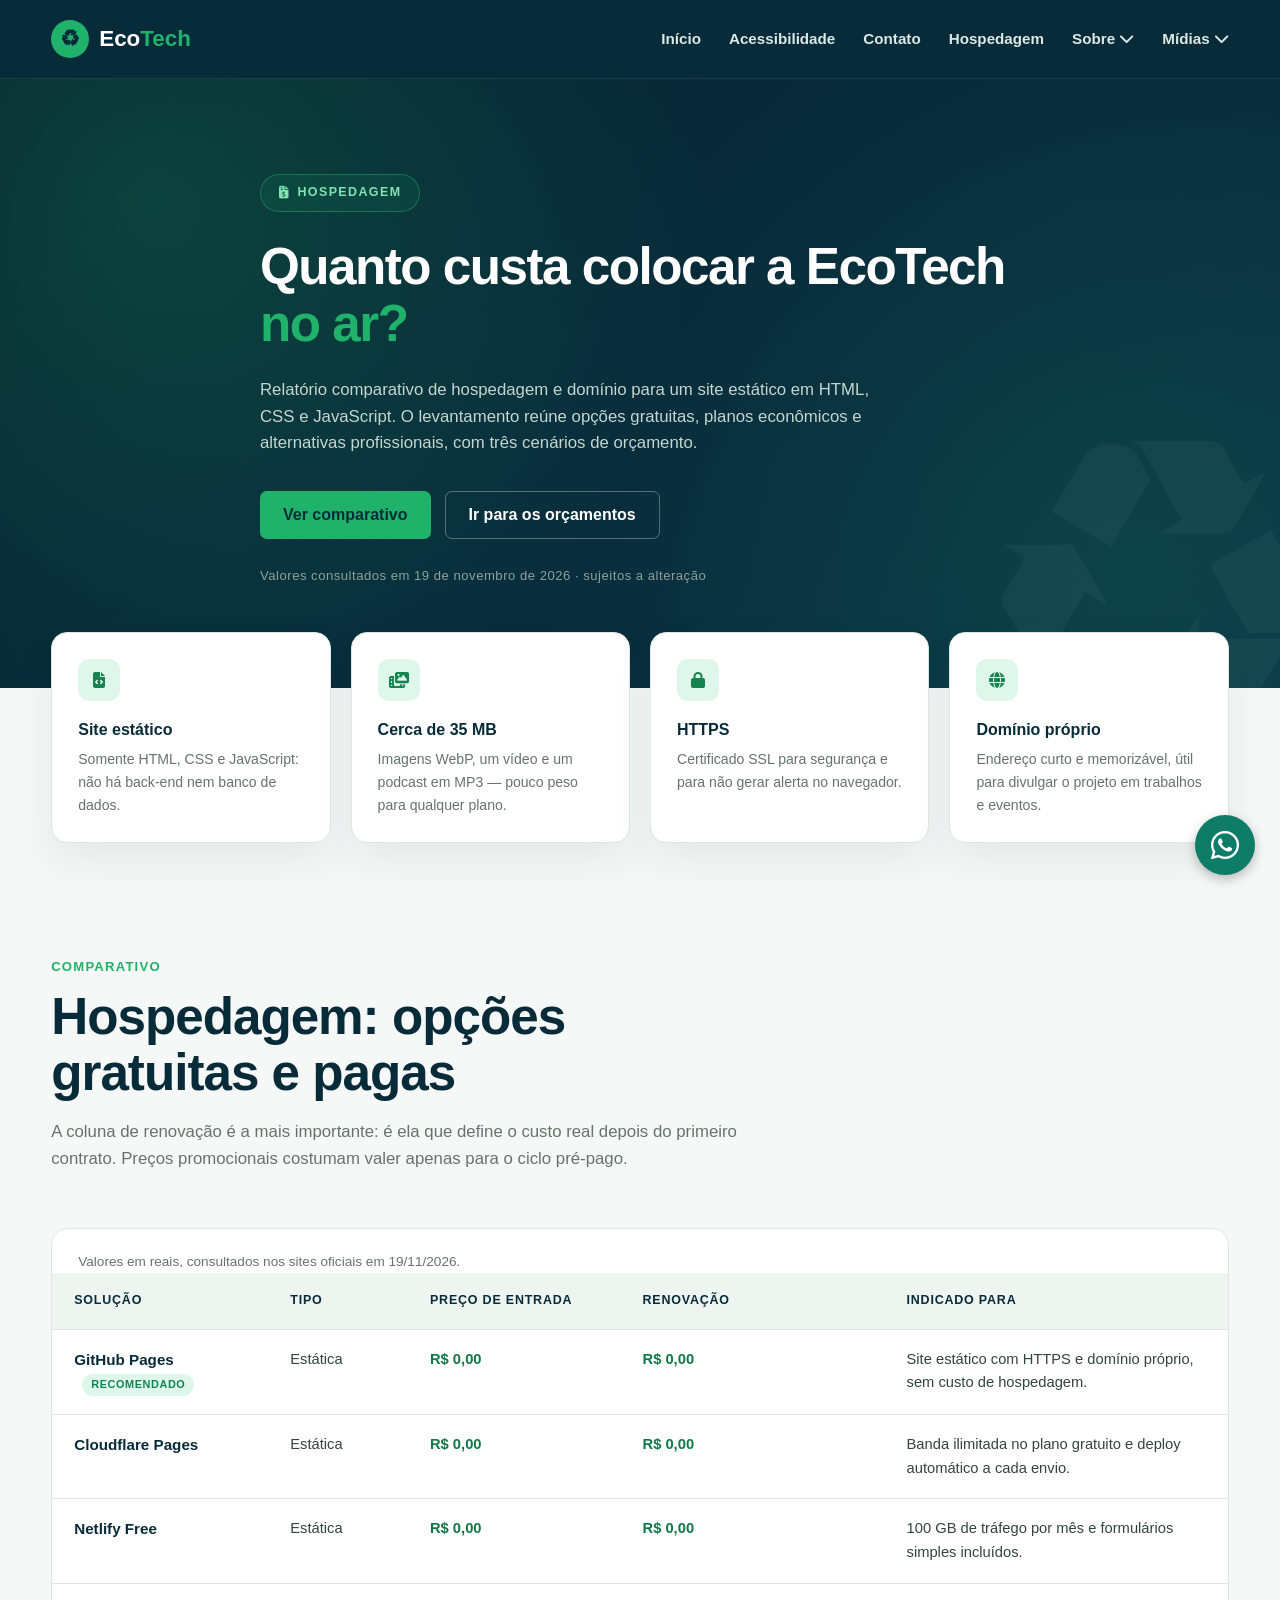
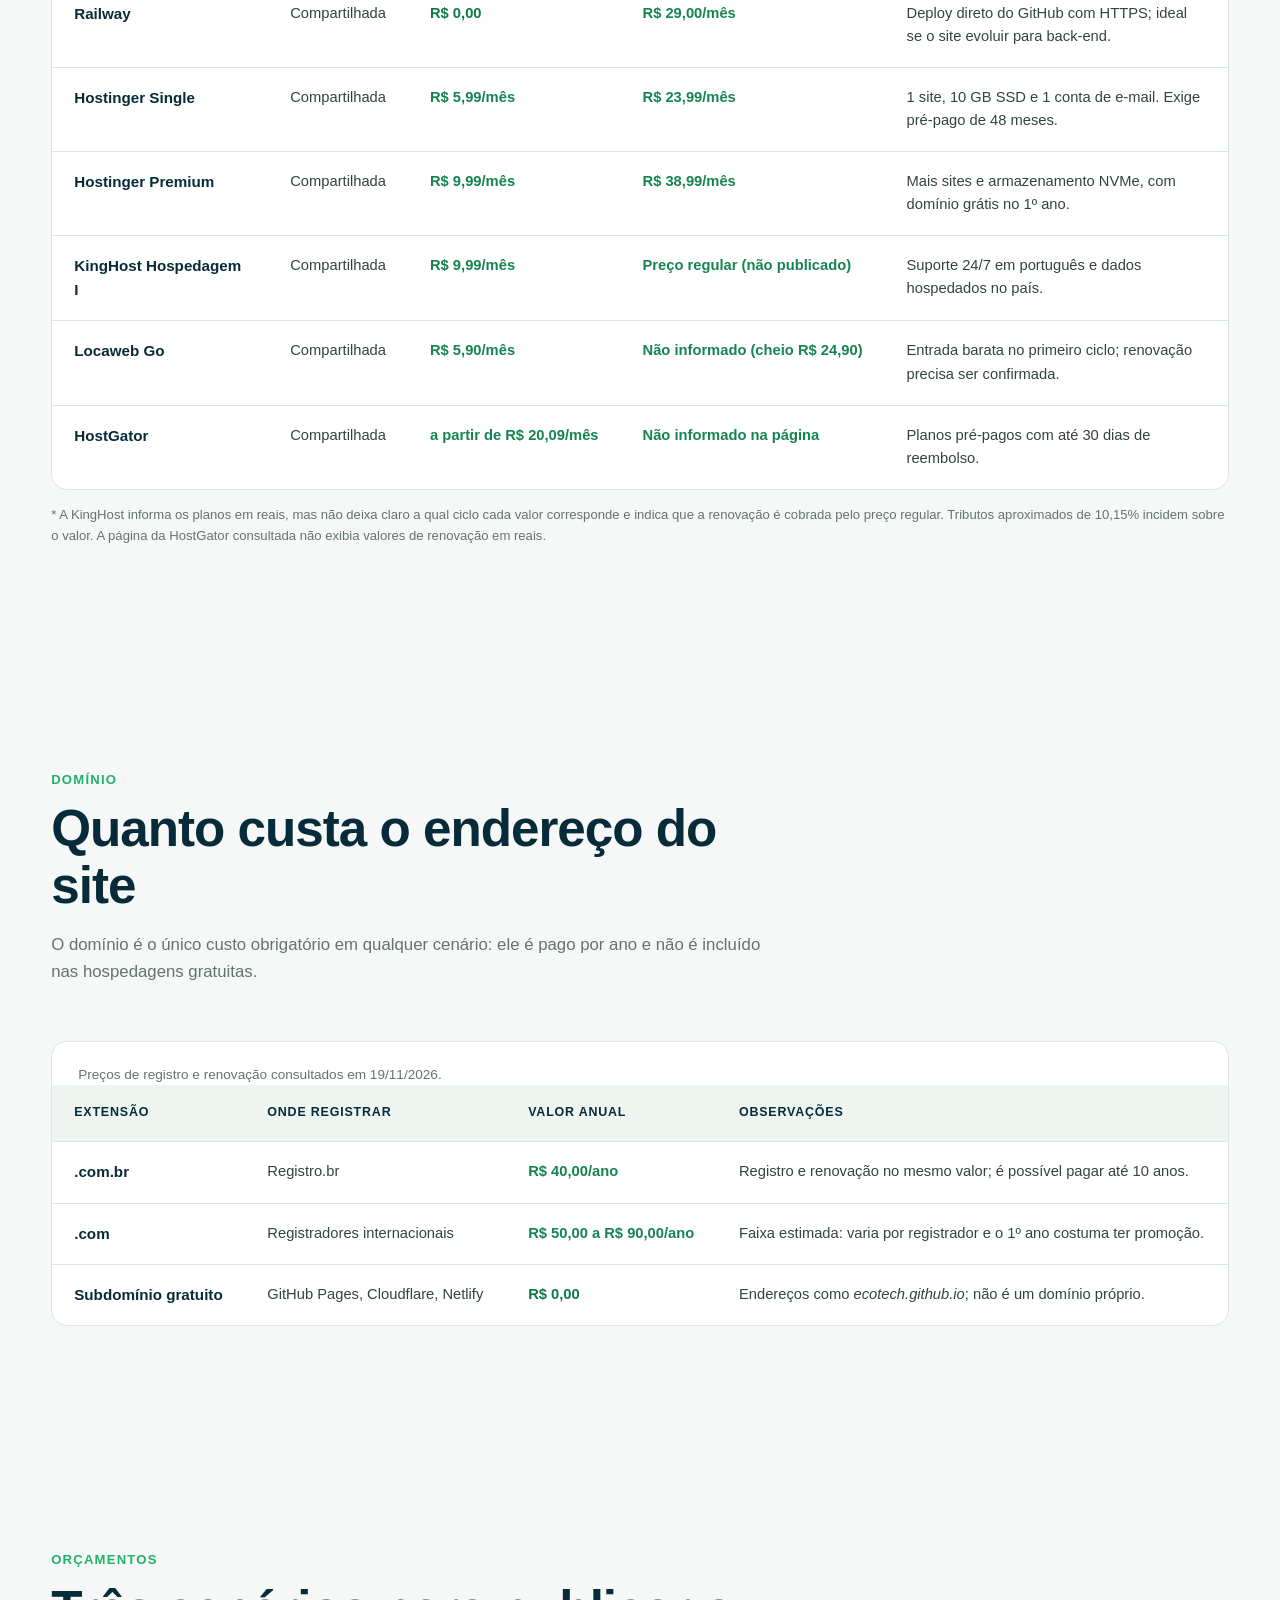
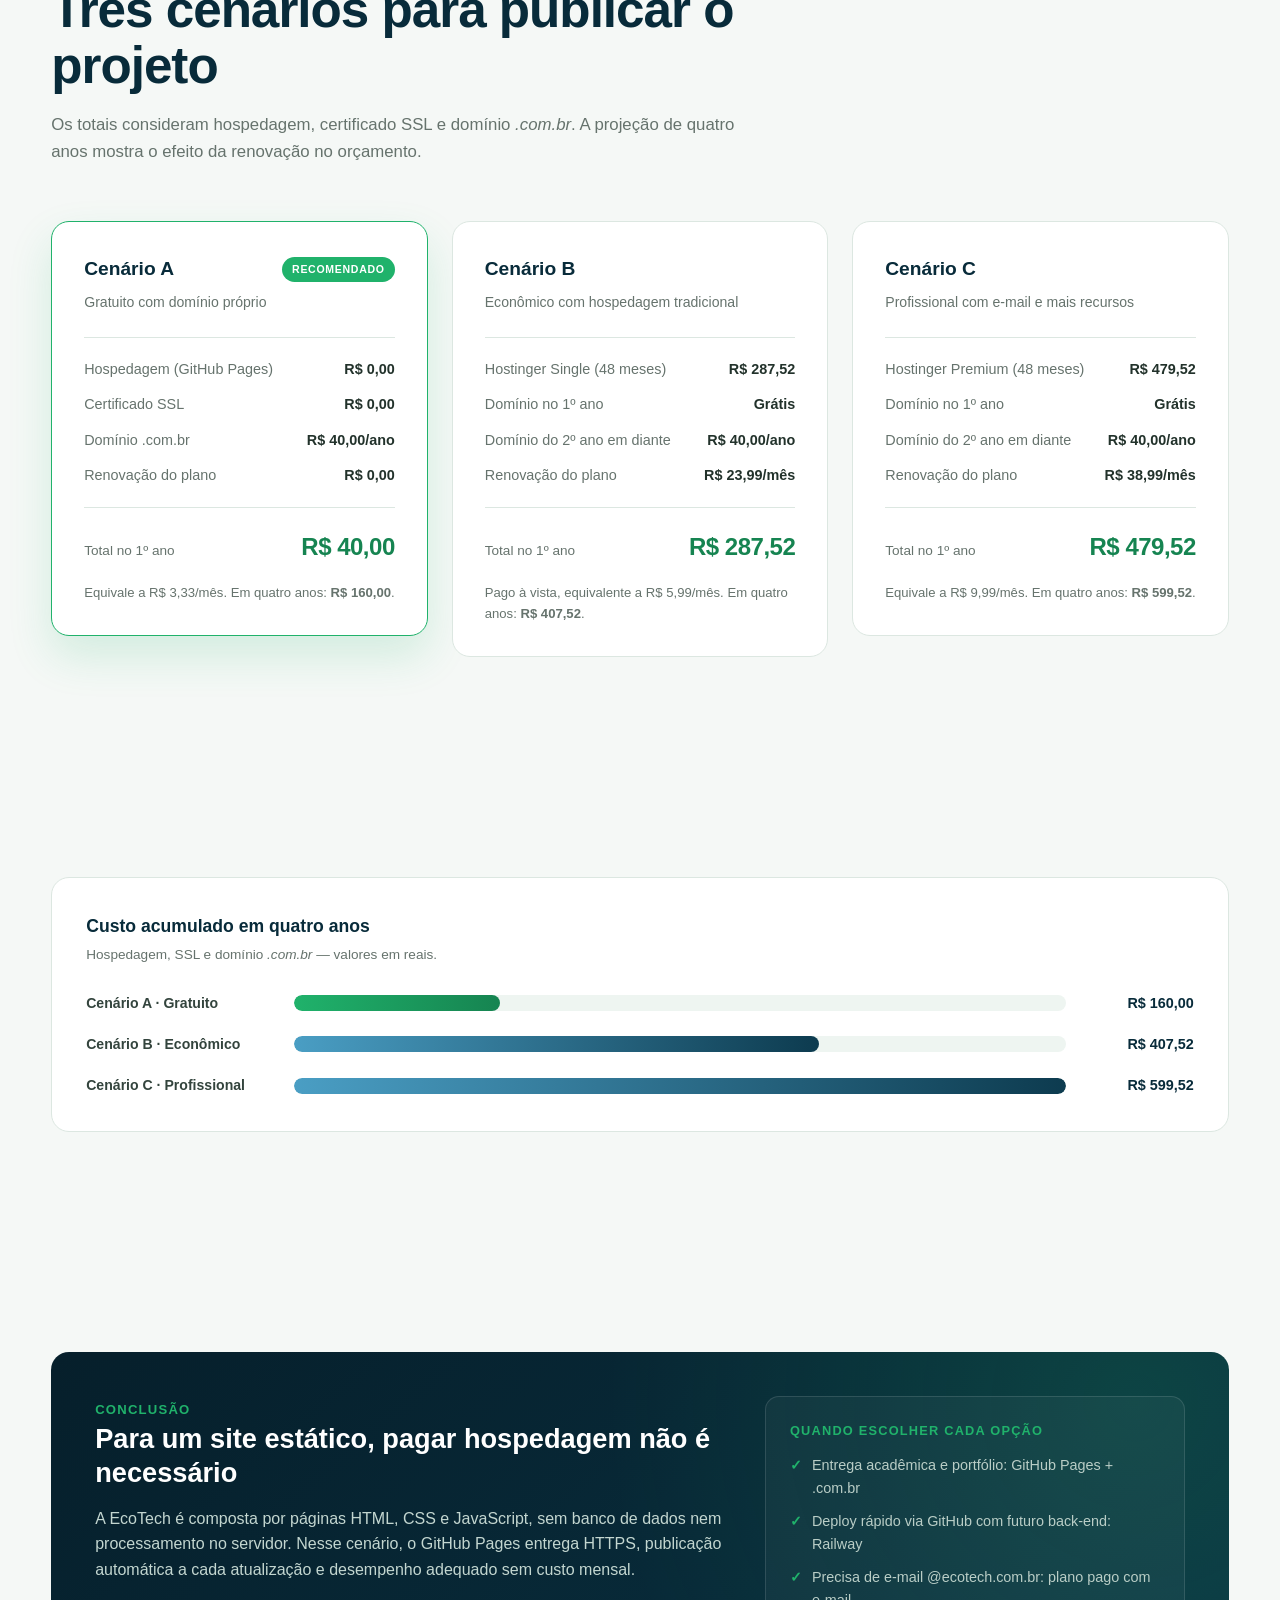
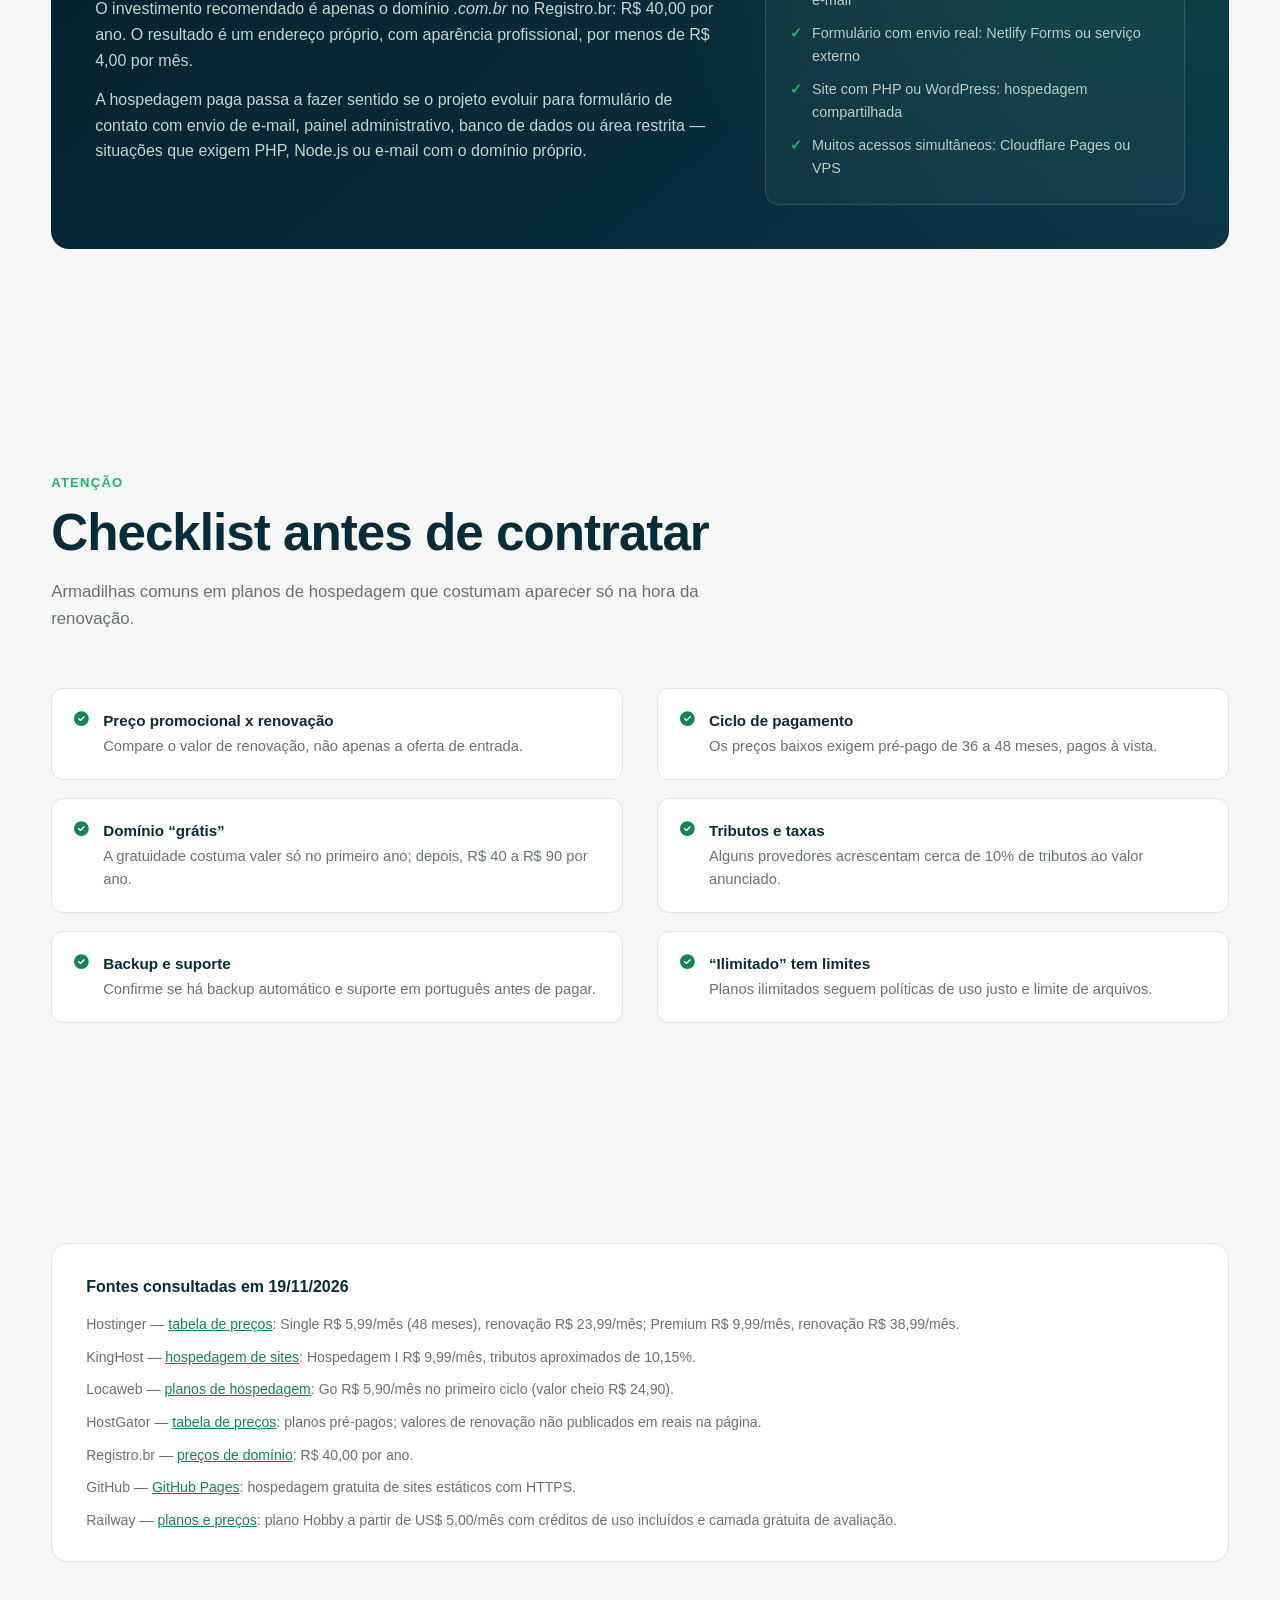
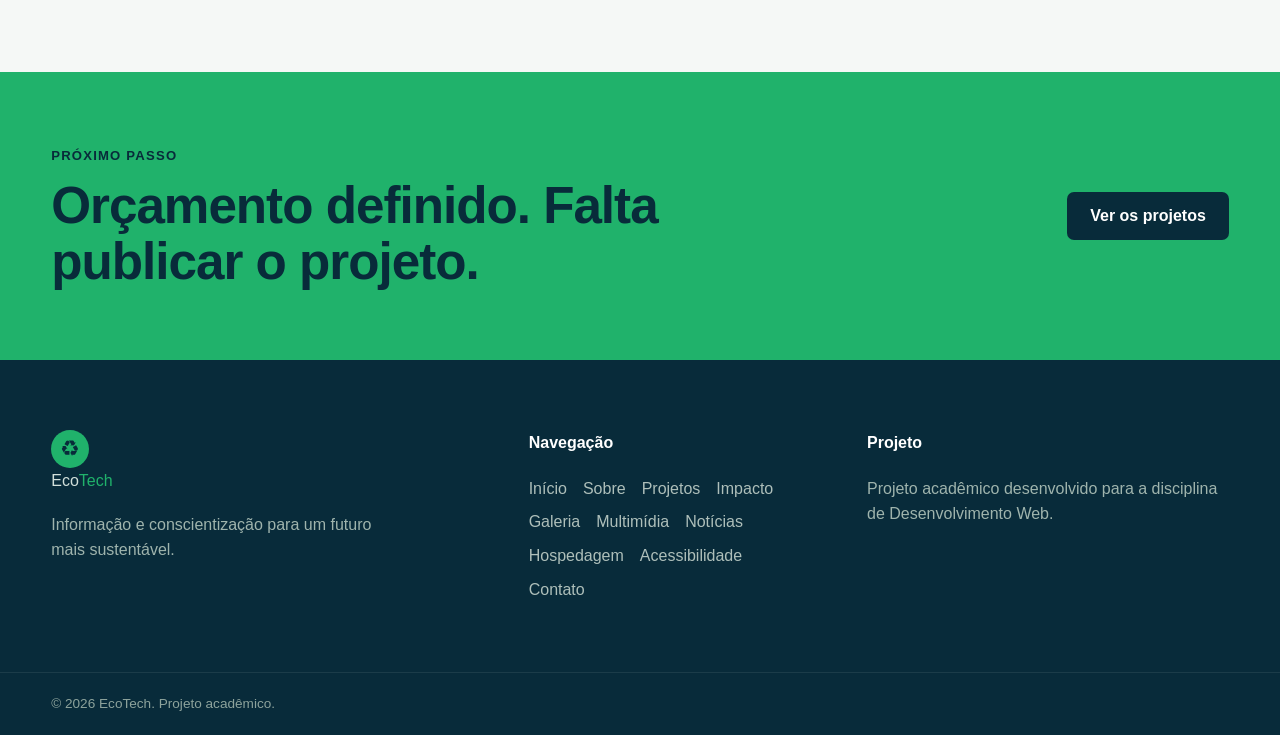
<file: orcamento_hospedagem.html>
﻿<!doctype html>
<html lang="pt-BR">

<head>
  <meta charset="UTF-8" />
  <meta name="viewport" content="width=device-width, initial-scale=1.0" />
  <meta name="description"
    content="Relatório comparativo de hospedagem e domínio para o projeto EcoTech, com três cenários de orçamento e recomendação técnica." />
  <meta name="keywords" content="orçamento hospedagem, comparativo hospedagem, domínio, GitHub Pages, Hostinger, Railway, Registro.br" />
  <meta name="author" content="EcoTech" />

  <link rel="icon" type="image/png" href="images/favicon.png" />

  <link rel="stylesheet" href="css/header.css">
  <link rel="stylesheet" href="css/menu.css" />
  <link rel="stylesheet" href="css/index.css" />
  <link rel="stylesheet" href="css/paginas.css" />
  <link rel="stylesheet" href="css/orcamento.css" />
  <link rel="stylesheet" href="https://cdnjs.cloudflare.com/ajax/libs/font-awesome/6.7.2/css/all.min.css" />

  <title>Hospedagem e domínio — cenários de custo | EcoTech</title>
  </head>

<body class="whatsapp-standard">
  <a href="#conteudo" class="skip-link"> Pular para o conteúdo principal </a>

  <!-- CABEÇALHO -->
  <header class="header">
      <div class="container header-content">
        <a href="index.html" class="logo" aria-label="EcoTech - Página inicial">
          <span class="logo-icon" aria-hidden="true">♻</span>
          <span>Eco<span>Tech</span></span>
        </a>

      <button
        class="menu-toggle"
        id="menu-toggle"
        type="button"
        aria-label="Abrir menu"
        aria-expanded="false"
        aria-controls="menu-principal"
      >
        <span></span>
        <span></span>
        <span></span>
      </button>

      <nav id="menu-principal" class="navigation" aria-label="Navegação principal">
        <ul class="nav-list">
          <li><a href="index.html">Início</a></li>
          <li><a href="acessibilidade.html">Acessibilidade</a></li>
          <li><a href="contato.html">Contato</a></li>
          <li><a href="orcamento_hospedagem.html">Hospedagem</a></li>

          <li class="dropdown">
            <a
              href="#"
              class="drop-btn"
              role="button"
              aria-haspopup="true"
              aria-expanded="false"
              aria-controls="submenu-sobre"
            >
              Sobre
              <i class="fa-solid fa-chevron-down" aria-hidden="true"></i>
            </a>

            <ul class="dropdown-menu" id="submenu-sobre">
              <li><a href="sobre.html">Sobre nós</a></li>
              <li><a href="impacto.html">Impacto</a></li>
              <li><a href="projetos.html">Projetos</a></li>
            </ul>
          </li>

          <li class="dropdown">
            <a
              href="#"
              class="drop-btn"
              role="button"
              aria-haspopup="true"
              aria-expanded="false"
              aria-controls="submenu-midia"
            >
              Mídias
              <i class="fa-solid fa-chevron-down" aria-hidden="true"></i>
            </a>

            <ul class="dropdown-menu" id="submenu-midia">
              <li><a href="noticias.html">Notícias</a></li>
              <li><a href="galeria.html">Galeria</a></li>
              <li><a href="midia.html">Multimídia</a></li>
            </ul>
          </li>
        </ul>
      </nav>
      </div>
    </header>

  <main id="conteudo">
    <!-- HERO -->
    <section class="page-hero" aria-labelledby="orcamento-titulo">
      <div class="container page-hero-content">
        <span class="tag"> <i class="fa-solid fa-file-invoice-dollar" aria-hidden="true"></i> Hospedagem </span>

        <h1 id="orcamento-titulo">
          Quanto custa colocar a EcoTech
          <strong>no ar?</strong>
        </h1>

        <p>
          Relatório comparativo de hospedagem e domínio para um site estático em
          HTML, CSS e JavaScript. O levantamento reúne opções gratuitas, planos
          econômicos e alternativas profissionais, com três cenários de orçamento.
        </p>

        <div class="hero-buttons">
          <a href="#comparativo" class="btn btn-primary"> Ver comparativo </a>

          <a href="#cenarios" class="btn btn-secondary"> Ir para os orçamentos </a>
        </div>

        <span class="page-ref">Valores consultados em 19 de novembro de 2026 · sujeitos a alteração</span>
      </div>
    </section>

    <!-- REQUISITOS -->
    <section class="requirements" aria-label="Requisitos técnicos do projeto">
      <div class="container">
        <div class="req-grid">
          <div class="req-card">
            <i class="fa-solid fa-file-code" aria-hidden="true"></i>
            <h3>Site estático</h3>
            <p>Somente HTML, CSS e JavaScript: não há back-end nem banco de dados.</p>
          </div>

          <div class="req-card">
            <i class="fa-solid fa-photo-film" aria-hidden="true"></i>
            <h3>Cerca de 35 MB</h3>
            <p>Imagens WebP, um vídeo e um podcast em MP3 — pouco peso para qualquer plano.</p>
          </div>

          <div class="req-card">
            <i class="fa-solid fa-lock" aria-hidden="true"></i>
            <h3>HTTPS</h3>
            <p>Certificado SSL para segurança e para não gerar alerta no navegador.</p>
          </div>

          <div class="req-card">
            <i class="fa-solid fa-globe" aria-hidden="true"></i>
            <h3>Domínio próprio</h3>
            <p>Endereço curto e memorizável, útil para divulgar o projeto em trabalhos e eventos.</p>
          </div>
        </div>
      </div>
    </section>

    <!-- COMPARATIVO -->
    <section id="comparativo" class="section" aria-labelledby="comparativo-titulo">
      <div class="container">
        <div class="section-heading">
          <span class="section-label"> Comparativo </span>

          <h2 id="comparativo-titulo">Hospedagem: opções gratuitas e pagas</h2>

          <p>
            A coluna de renovação é a mais importante: é ela que define o custo
            real depois do primeiro contrato. Preços promocionais costumam valer
            apenas para o ciclo pré-pago.
          </p>
        </div>

        <div class="table-wrap">
          <table>
            <caption>Valores em reais, consultados nos sites oficiais em 19/11/2026.</caption>
            <thead>
              <tr>
                <th scope="col">Solução</th>
                <th scope="col">Tipo</th>
                <th scope="col">Preço de entrada</th>
                <th scope="col">Renovação</th>
                <th scope="col">Indicado para</th>
              </tr>
            </thead>
            <tbody>
              <tr>
                <th scope="row">GitHub Pages <span class="badge">Recomendado</span></th>
                <td data-label="Tipo">Estática</td>
                <td class="price price--free" data-label="Preço de entrada">R$ 0,00</td>
                <td class="price price--free" data-label="Renovação">R$ 0,00</td>
                <td data-label="Indicado para">Site estático com HTTPS e domínio próprio, sem custo de hospedagem.</td>
              </tr>

              <tr>
                <th scope="row">Cloudflare Pages</th>
                <td data-label="Tipo">Estática</td>
                <td class="price price--free" data-label="Preço de entrada">R$ 0,00</td>
                <td class="price price--free" data-label="Renovação">R$ 0,00</td>
                <td data-label="Indicado para">Banda ilimitada no plano gratuito e deploy automático a cada envio.</td>
              </tr>

              <tr>
                <th scope="row">Netlify Free</th>
                <td data-label="Tipo">Estática</td>
                <td class="price price--free" data-label="Preço de entrada">R$ 0,00</td>
                <td class="price price--free" data-label="Renovação">R$ 0,00</td>
                <td data-label="Indicado para">100 GB de tráfego por mês e formulários simples incluídos.</td>
              </tr>

              <tr>
                <th scope="row">Railway</th>
                <td data-label="Tipo">Compartilhada</td>
                <td class="price price--free" data-label="Preço de entrada">R$ 0,00</td>
                <td class="price" data-label="Renovação">R$ 29,00/mês</td>
                <td data-label="Indicado para">Deploy direto do GitHub com HTTPS; ideal se o site evoluir para back-end.</td>
              </tr>

              <tr>
                <th scope="row">Hostinger Single</th>
                <td data-label="Tipo">Compartilhada</td>
                <td class="price" data-label="Preço de entrada">R$ 5,99/mês</td>
                <td class="price" data-label="Renovação">R$ 23,99/mês</td>
                <td data-label="Indicado para">1 site, 10 GB SSD e 1 conta de e-mail. Exige pré-pago de 48 meses.</td>
              </tr>

              <tr>
                <th scope="row">Hostinger Premium</th>
                <td data-label="Tipo">Compartilhada</td>
                <td class="price" data-label="Preço de entrada">R$ 9,99/mês</td>
                <td class="price" data-label="Renovação">R$ 38,99/mês</td>
                <td data-label="Indicado para">Mais sites e armazenamento NVMe, com domínio grátis no 1º ano.</td>
              </tr>

              <tr>
                <th scope="row">KingHost Hospedagem I</th>
                <td data-label="Tipo">Compartilhada</td>
                <td class="price" data-label="Preço de entrada">R$ 9,99/mês</td>
                <td class="price" data-label="Renovação">Preço regular (não publicado)</td>
                <td data-label="Indicado para">Suporte 24/7 em português e dados hospedados no país.</td>
              </tr>

              <tr>
                <th scope="row">Locaweb Go</th>
                <td data-label="Tipo">Compartilhada</td>
                <td class="price" data-label="Preço de entrada">R$ 5,90/mês</td>
                <td class="price" data-label="Renovação">Não informado (cheio R$ 24,90)</td>
                <td data-label="Indicado para">Entrada barata no primeiro ciclo; renovação precisa ser confirmada.</td>
              </tr>

              <tr>
                <th scope="row">HostGator</th>
                <td data-label="Tipo">Compartilhada</td>
                <td class="price" data-label="Preço de entrada">a partir de R$ 20,09/mês</td>
                <td class="price" data-label="Renovação">Não informado na página</td>
                <td data-label="Indicado para">Planos pré-pagos com até 30 dias de reembolso.</td>
              </tr>
            </tbody>
          </table>
        </div>

        <p class="table-note">
          * A KingHost informa os planos em reais, mas não deixa claro a qual ciclo
          cada valor corresponde e indica que a renovação é cobrada pelo preço
          regular. Tributos aproximados de 10,15% incidem sobre o valor. A página
          da HostGator consultada não exibia valores de renovação em reais.
        </p>
      </div>
    </section>

    <!-- DOMÍNIO -->
    <section class="section" aria-labelledby="dominio-titulo">
      <div class="container">
        <div class="section-heading">
          <span class="section-label"> Domínio </span>

          <h2 id="dominio-titulo">Quanto custa o endereço do site</h2>

          <p>
            O domínio é o único custo obrigatório em qualquer cenário: ele é pago
            por ano e não é incluído nas hospedagens gratuitas.
          </p>
        </div>

        <div class="table-wrap">
          <table>
            <caption>Preços de registro e renovação consultados em 19/11/2026.</caption>
            <thead>
              <tr>
                <th scope="col">Extensão</th>
                <th scope="col">Onde registrar</th>
                <th scope="col">Valor anual</th>
                <th scope="col">Observações</th>
              </tr>
            </thead>
            <tbody>
              <tr>
                <th scope="row">.com.br</th>
                <td data-label="Onde registrar">Registro.br</td>
                <td class="price" data-label="Valor anual">R$ 40,00/ano</td>
                <td data-label="Observações">Registro e renovação no mesmo valor; é possível pagar até 10 anos.</td>
              </tr>

              <tr>
                <th scope="row">.com</th>
                <td data-label="Onde registrar">Registradores internacionais</td>
                <td class="price" data-label="Valor anual">R$ 50,00 a R$ 90,00/ano</td>
                <td data-label="Observações">Faixa estimada: varia por registrador e o 1º ano costuma ter promoção.</td>
              </tr>

              <tr>
                <th scope="row">Subdomínio gratuito</th>
                <td data-label="Onde registrar">GitHub Pages, Cloudflare, Netlify</td>
                <td class="price price--free" data-label="Valor anual">R$ 0,00</td>
                <td data-label="Observações">Endereços como <em>ecotech.github.io</em>; não é um domínio próprio.</td>
              </tr>
            </tbody>
          </table>
        </div>
      </div>
    </section>

    <!-- CENÁRIOS -->
    <section id="cenarios" class="section" aria-labelledby="cenarios-titulo">
      <div class="container">
        <div class="section-heading">
          <span class="section-label"> Orçamentos </span>

          <h2 id="cenarios-titulo">Três cenários para publicar o projeto</h2>

          <p>
            Os totais consideram hospedagem, certificado SSL e domínio
            <em>.com.br</em>. A projeção de quatro anos mostra o efeito da
            renovação no orçamento.
          </p>
        </div>

        <div class="budget-grid">
          <article class="budget-card budget-card--featured">
            <div class="budget-head">
              <h3>Cenário A</h3>
              <span class="budget-label">Recomendado</span>
            </div>

            <p class="budget-sub">Gratuito com domínio próprio</p>

            <div class="budget-rows">
              <div class="budget-row">
                <span>Hospedagem (GitHub Pages)</span>
                <strong>R$ 0,00</strong>
              </div>

              <div class="budget-row">
                <span>Certificado SSL</span>
                <strong>R$ 0,00</strong>
              </div>

              <div class="budget-row">
                <span>Domínio .com.br</span>
                <strong>R$ 40,00/ano</strong>
              </div>

              <div class="budget-row">
                <span>Renovação do plano</span>
                <strong>R$ 0,00</strong>
              </div>
            </div>

            <div class="budget-total">
              <span>Total no 1º ano</span>
              <strong>R$ 40,00</strong>
            </div>

            <p class="budget-foot">
              Equivale a R$ 3,33/mês. Em quatro anos: <strong>R$ 160,00</strong>.
            </p>
          </article>

          <article class="budget-card">
            <div class="budget-head">
              <h3>Cenário B</h3>
            </div>

            <p class="budget-sub">Econômico com hospedagem tradicional</p>

            <div class="budget-rows">
              <div class="budget-row">
                <span>Hostinger Single (48 meses)</span>
                <strong>R$ 287,52</strong>
              </div>

              <div class="budget-row">
                <span>Domínio no 1º ano</span>
                <strong>Grátis</strong>
              </div>

              <div class="budget-row">
                <span>Domínio do 2º ano em diante</span>
                <strong>R$ 40,00/ano</strong>
              </div>

              <div class="budget-row">
                <span>Renovação do plano</span>
                <strong>R$ 23,99/mês</strong>
              </div>
            </div>

            <div class="budget-total">
              <span>Total no 1º ano</span>
              <strong>R$ 287,52</strong>
            </div>

            <p class="budget-foot">
              Pago à vista, equivalente a R$ 5,99/mês. Em quatro anos:
              <strong>R$ 407,52</strong>.
            </p>
          </article>

          <article class="budget-card">
            <div class="budget-head">
              <h3>Cenário C</h3>
            </div>

            <p class="budget-sub">Profissional com e-mail e mais recursos</p>

            <div class="budget-rows">
              <div class="budget-row">
                <span>Hostinger Premium (48 meses)</span>
                <strong>R$ 479,52</strong>
              </div>

              <div class="budget-row">
                <span>Domínio no 1º ano</span>
                <strong>Grátis</strong>
              </div>

              <div class="budget-row">
                <span>Domínio do 2º ano em diante</span>
                <strong>R$ 40,00/ano</strong>
              </div>

              <div class="budget-row">
                <span>Renovação do plano</span>
                <strong>R$ 38,99/mês</strong>
              </div>
            </div>

            <div class="budget-total">
              <span>Total no 1º ano</span>
              <strong>R$ 479,52</strong>
            </div>

            <p class="budget-foot">
              Equivale a R$ 9,99/mês. Em quatro anos:
              <strong>R$ 599,52</strong>.
            </p>
          </article>
        </div>
      </div>
    </section>

    <!-- GRÁFICO -->
    <section class="section" aria-labelledby="grafico-titulo">
      <div class="container">
        <div class="chart">
          <h3 id="grafico-titulo">Custo acumulado em quatro anos</h3>
          <p>Hospedagem, SSL e domínio <em>.com.br</em> — valores em reais.</p>

          <div class="chart-row">
            <span class="chart-name">Cenário A · Gratuito</span>
            <div class="chart-track">
              <div class="chart-bar" style="width: 26.7%"></div>
            </div>
            <span class="chart-value">R$ 160,00</span>
          </div>

          <div class="chart-row">
            <span class="chart-name">Cenário B · Econômico</span>
            <div class="chart-track">
              <div class="chart-bar chart-bar--alt" style="width: 68%"></div>
            </div>
            <span class="chart-value">R$ 407,52</span>
          </div>

          <div class="chart-row">
            <span class="chart-name">Cenário C · Profissional</span>
            <div class="chart-track">
              <div class="chart-bar chart-bar--alt" style="width: 100%"></div>
            </div>
            <span class="chart-value">R$ 599,52</span>
          </div>
        </div>
      </div>
    </section>

    <!-- RECOMENDAÇÃO -->
    <section class="section" aria-labelledby="recomendacao-titulo">
      <div class="container">
        <div class="recommend">
          <div>
            <span class="section-label"> Conclusão </span>

            <h2 id="recomendacao-titulo">
              Para um site estático, pagar hospedagem não é necessário
            </h2>

            <p>
              A EcoTech é composta por páginas HTML, CSS e JavaScript, sem banco
              de dados nem processamento no servidor. Nesse cenário, o GitHub
              Pages entrega HTTPS, publicação automática a cada atualização e
              desempenho adequado sem custo mensal.
            </p>

            <p>
              O investimento recomendado é apenas o domínio <em>.com.br</em> no
              Registro.br: R$ 40,00 por ano. O resultado é um endereço próprio,
              com aparência profissional, por menos de R$ 4,00 por mês.
            </p>

            <p>
              A hospedagem paga passa a fazer sentido se o projeto evoluir para
              formulário de contato com envio de e-mail, painel administrativo,
              banco de dados ou área restrita — situações que exigem PHP, Node.js
              ou e-mail com o domínio próprio.
            </p>
          </div>

          <aside class="recommend-aside">
            <h3>Quando escolher cada opção</h3>

            <ul>
              <li>Entrega acadêmica e portfólio: GitHub Pages + .com.br</li>
              <li>Deploy rápido via GitHub com futuro back-end: Railway</li>
              <li>Precisa de e-mail @ecotech.com.br: plano pago com e-mail</li>
              <li>Formulário com envio real: Netlify Forms ou serviço externo</li>
              <li>Site com PHP ou WordPress: hospedagem compartilhada</li>
              <li>Muitos acessos simultâneos: Cloudflare Pages ou VPS</li>
            </ul>
          </aside>
        </div>
      </div>
    </section>

    <!-- CHECKLIST -->
    <section class="section" aria-labelledby="checklist-titulo">
      <div class="container">
        <div class="section-heading">
          <span class="section-label"> Atenção </span>

          <h2 id="checklist-titulo">Checklist antes de contratar</h2>

          <p>
            Armadilhas comuns em planos de hospedagem que costumam aparecer só na
            hora da renovação.
          </p>
        </div>

        <ul class="checklist">
          <li>
            <i class="fa-solid fa-circle-check" aria-hidden="true"></i>
            <div>
              <strong>Preço promocional x renovação</strong>
              Compare o valor de renovação, não apenas a oferta de entrada.
            </div>
          </li>

          <li>
            <i class="fa-solid fa-circle-check" aria-hidden="true"></i>
            <div>
              <strong>Ciclo de pagamento</strong>
              Os preços baixos exigem pré-pago de 36 a 48 meses, pagos à vista.
            </div>
          </li>

          <li>
            <i class="fa-solid fa-circle-check" aria-hidden="true"></i>
            <div>
              <strong>Domínio “grátis”</strong>
              A gratuidade costuma valer só no primeiro ano; depois, R$ 40 a R$ 90 por ano.
            </div>
          </li>

          <li>
            <i class="fa-solid fa-circle-check" aria-hidden="true"></i>
            <div>
              <strong>Tributos e taxas</strong>
              Alguns provedores acrescentam cerca de 10% de tributos ao valor anunciado.
            </div>
          </li>

          <li>
            <i class="fa-solid fa-circle-check" aria-hidden="true"></i>
            <div>
              <strong>Backup e suporte</strong>
              Confirme se há backup automático e suporte em português antes de pagar.
            </div>
          </li>

          <li>
            <i class="fa-solid fa-circle-check" aria-hidden="true"></i>
            <div>
              <strong>“Ilimitado” tem limites</strong>
              Planos ilimitados seguem políticas de uso justo e limite de arquivos.
            </div>
          </li>
        </ul>
      </div>
    </section>

    <!-- FONTES -->
    <section class="section" aria-labelledby="fontes-titulo">
      <div class="container">
        <div class="sources">
          <h3 id="fontes-titulo">Fontes consultadas em 19/11/2026</h3>

          <ul>
            <li>
              Hostinger —
              <a href="https://www.hostinger.com/br/precos" target="_blank" rel="noopener noreferrer">tabela de
                preços</a>:
              Single R$ 5,99/mês (48 meses), renovação R$ 23,99/mês; Premium R$ 9,99/mês, renovação R$ 38,99/mês.
            </li>
            <li>
              KingHost —
              <a href="https://king.host/hospedagem-de-sites" target="_blank" rel="noopener noreferrer">hospedagem de
                sites</a>: Hospedagem I R$ 9,99/mês, tributos aproximados de 10,15%.
            </li>
            <li>
              Locaweb —
              <a href="https://www.locaweb.com.br/hospedagem-de-sites/" target="_blank" rel="noopener noreferrer">planos
                de hospedagem</a>: Go R$ 5,90/mês no primeiro ciclo (valor cheio R$ 24,90).
            </li>
            <li>
              HostGator —
              <a href="https://www.hostgator.com.br/precos-hostgator" target="_blank" rel="noopener noreferrer">tabela de
                preços</a>: planos pré-pagos; valores de renovação não publicados em reais na página.
            </li>
            <li>
              Registro.br —
              <a href="https://registro.br/dominio/" target="_blank" rel="noopener noreferrer">preços de domínio</a>:
              R$ 40,00 por ano.
            </li>
            <li>
              GitHub —
              <a href="https://pages.github.com/" target="_blank" rel="noopener noreferrer">GitHub Pages</a>: hospedagem
              gratuita de sites estáticos com HTTPS.
            </li>
            <li>
              Railway —
              <a href="https://railway.com/pricing" target="_blank" rel="noopener noreferrer">planos e preços</a>:
              plano Hobby a partir de US$ 5,00/mês com créditos de uso incluídos e camada gratuita de avaliação.
            </li>
          </ul>
        </div>
      </div>
    </section>

    <!-- CTA -->
    <section class="cta">
      <div class="container cta-content">
        <div>
          <span class="section-label"> Próximo passo </span>

          <h2>Orçamento definido. Falta publicar o projeto.</h2>
        </div>

        <a href="projetos.html" class="btn btn-light"> Ver os projetos </a>
      </div>
    </section>

    <a href="https://wa.me/5511999999999" class="whatsapp-float" target="_blank" rel="noopener noreferrer"
      aria-label="Entre em contato com a EcoTech pelo WhatsApp" title="Fale conosco pelo WhatsApp">
      <i class="fa-brands fa-whatsapp" aria-hidden="true"></i>
    </a>
  </main>

  <!-- RODAPÉ -->
  <footer id="contato" class="footer">
    <div class="container footer-content">
      <div class="footer-brand">
        <a href="index.html" class="logo">
          <span class="logo-icon" aria-hidden="true">♻</span>
          <span>Eco<span>Tech</span></span>
        </a>

        <p>Informação e conscientização para um futuro mais sustentável.</p>
      </div>

      <div class="footer-column">
        <h2>Navegação</h2>

        <ul class="footer-links-list">
  <li><a href="index.html#inicio">Início</a></li>
  <li><a href="sobre.html">Sobre</a></li>
  <li><a href="projetos.html">Projetos</a></li>
  <li><a href="impacto.html">Impacto</a></li>
  <li><a href="galeria.html">Galeria</a></li>
  <li><a href="midia.html">Multimídia</a></li>
  <li><a href="noticias.html">Notícias</a></li>
  <li><a href="orcamento_hospedagem.html" aria-current="page">Hospedagem</a></li>
  <li><a href="acessibilidade.html">Acessibilidade</a></li>
  <li><a href="contato.html">Contato</a></li>
</ul>
      </div>

      <div class="footer-column">
        <h2>Projeto</h2>

        <p>
          Projeto acadêmico desenvolvido para a disciplina de Desenvolvimento
          Web.
        </p>
      </div>
    </div>

    <div class="footer-bottom">
      <div class="container">
        <p>© 2026 EcoTech. Projeto acadêmico.</p>
      </div>
    </div>
  </footer>

  <script src="funcionalidades/index.js"></script>
    <!-- Início do código do VLibras -->
    <div vw class="enabled">
      <div vw-access-button class="active"></div>
      <div vw-plugin-wrapper>
        <div class="vw-plugin-top-wrapper"></div>
      </div>
    </div>
    <script src="https://vlibras.gov.br/app/vlibras-plugin.js"></script>
    <script>
      new window.VLibras.Widget("https://vlibras.gov.br/app");
    </script>
    <!-- Fim do código do VLibras -->
     <script src="js/header.js" defer></script>
</body>

</html>
</file>
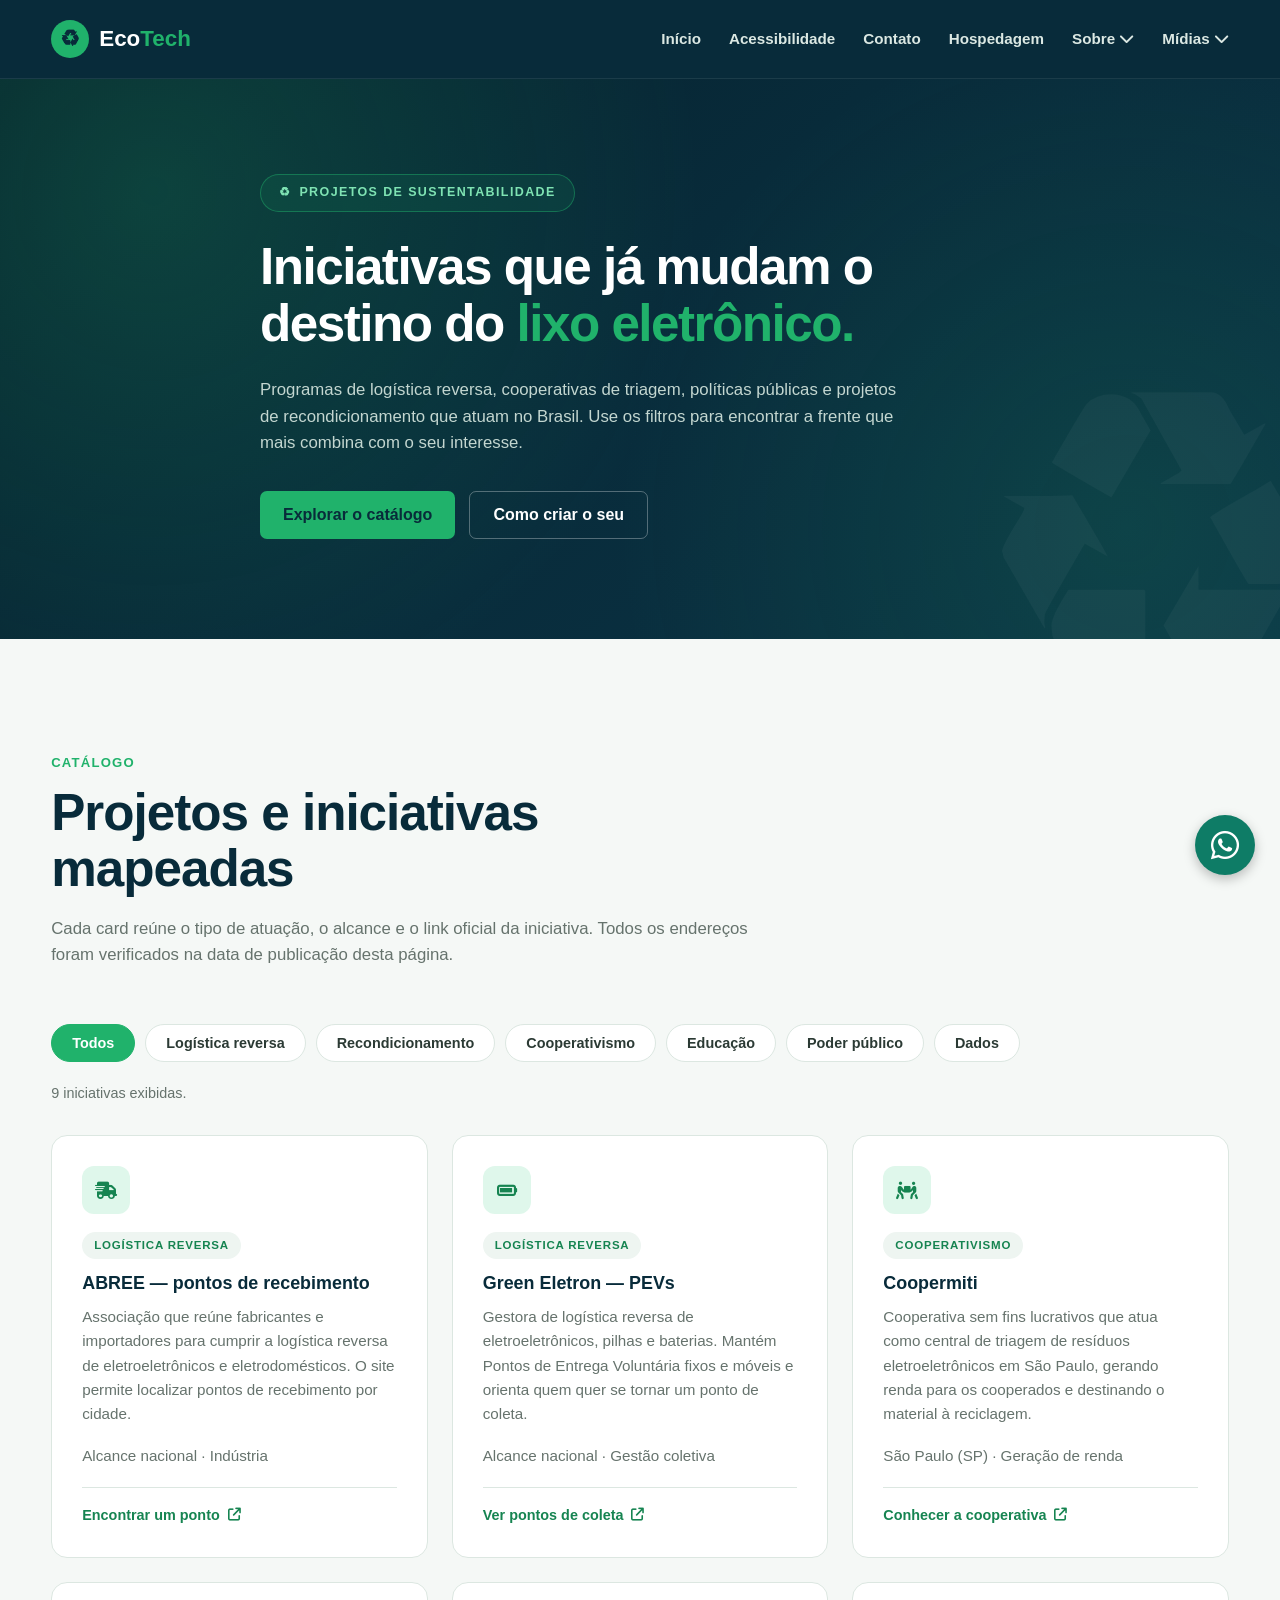
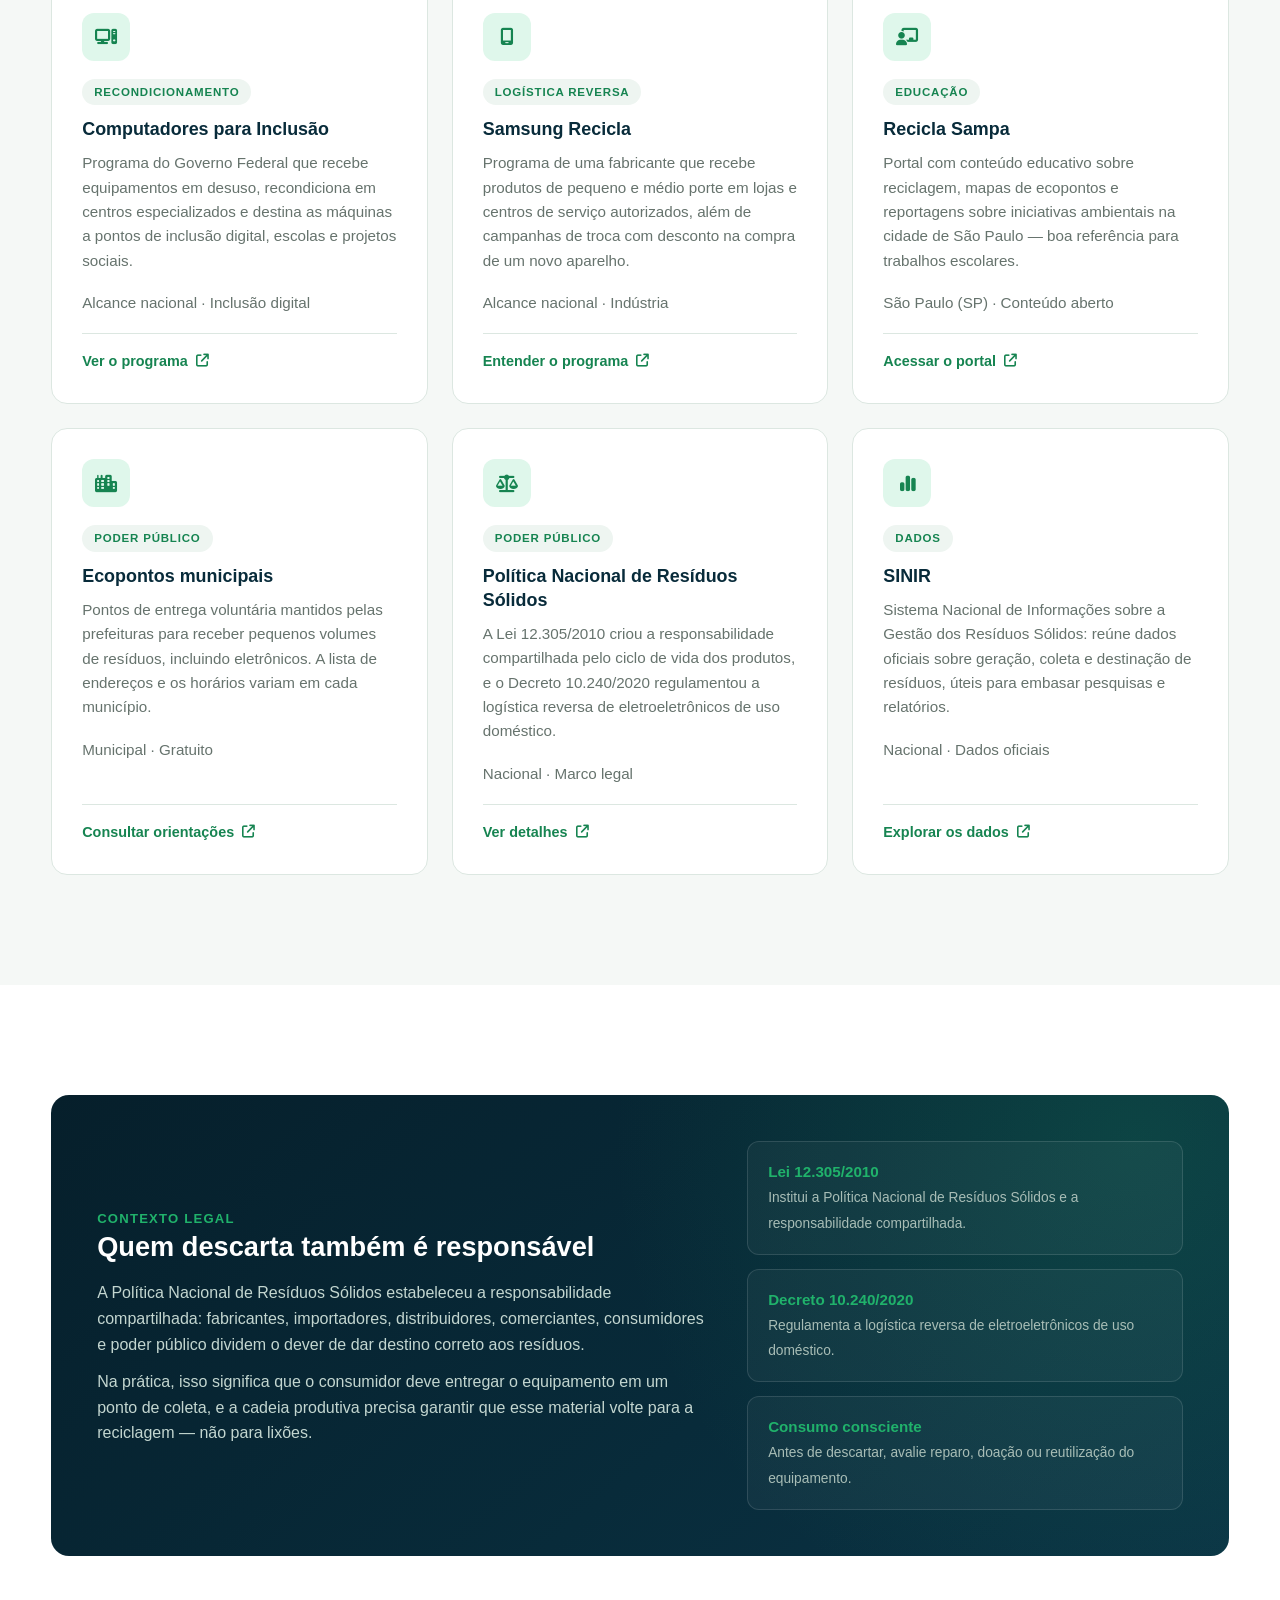
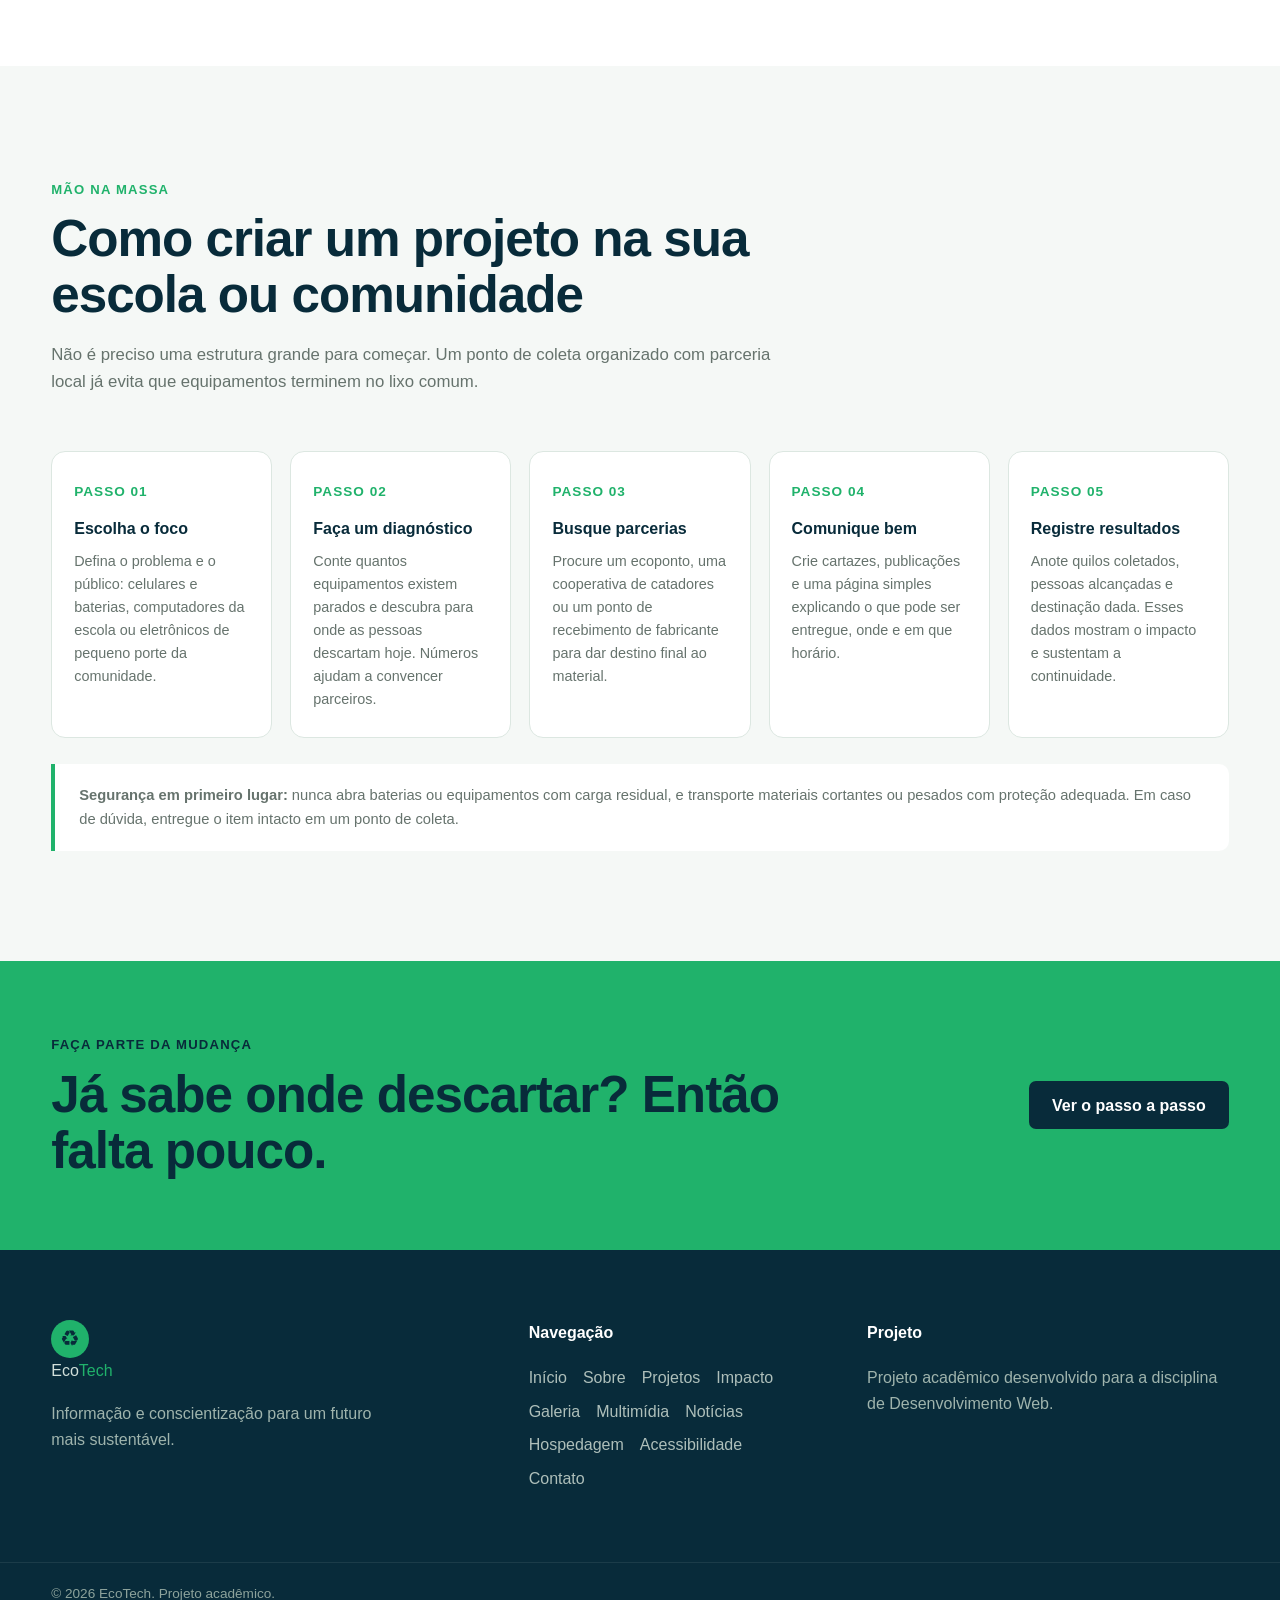
<file: projetos.html>
﻿<!doctype html>
<html lang="pt-BR">

<head>
  <meta charset="UTF-8">
  <meta name="viewport" content="width=device-width, initial-scale=1.0">
  <meta name="description"
    content="Catálogo de projetos e iniciativas de sustentabilidade que atuam na coleta, no recondicionamento e na reciclagem de resíduos eletrônicos no Brasil.">
  <meta name="keywords"
    content="projetos de sustentabilidade, lixo eletrônico, logística reversa, reciclagem, cooperativa, recondicionamento">
  <meta name="author" content="EcoTech">

  <link rel="icon" type="image/png" href="images/favicon.png">
  
  <link rel="stylesheet" href="css/header.css">
  <link rel="stylesheet" href="css/index.css">
  <link rel="stylesheet" href="css/paginas.css">
  <link rel="stylesheet" href="css/projetos.css">
  <link rel="stylesheet" href="https://cdnjs.cloudflare.com/ajax/libs/font-awesome/6.7.2/css/all.min.css">

  <title>Projetos de sustentabilidade - EcoTech</title>
  <link rel="stylesheet" href="css/menu.css">
  </head>

<body class="whatsapp-standard">
  <a href="#conteudo" class="skip-link"> Pular para o conteúdo principal </a>

  <!-- CABEÇALHO -->
  <header class="header">
      <div class="container header-content">
        <a href="index.html" class="logo" aria-label="EcoTech - Página inicial">
          <span class="logo-icon" aria-hidden="true">♻</span>
          <span>Eco<span>Tech</span></span>
        </a>

      <button
        class="menu-toggle"
        id="menu-toggle"
        type="button"
        aria-label="Abrir menu"
        aria-expanded="false"
        aria-controls="menu-principal"
      >
        <span></span>
        <span></span>
        <span></span>
      </button>

      <nav id="menu-principal" class="navigation" aria-label="Navegação principal">
        <ul class="nav-list">
          <li><a href="index.html">Início</a></li>
          <li><a href="acessibilidade.html">Acessibilidade</a></li>
          <li><a href="contato.html">Contato</a></li>
          <li><a href="orcamento_hospedagem.html">Hospedagem</a></li>

          <li class="dropdown">
            <a
              href="#"
              class="drop-btn"
              role="button"
              aria-haspopup="true"
              aria-expanded="false"
              aria-controls="submenu-sobre"
            >
              Sobre
              <i class="fa-solid fa-chevron-down" aria-hidden="true"></i>
            </a>

            <ul class="dropdown-menu" id="submenu-sobre">
              <li><a href="sobre.html">Sobre nós</a></li>
              <li><a href="impacto.html">Impacto</a></li>
              <li><a href="projetos.html">Projetos</a></li>
            </ul>
          </li>

          <li class="dropdown">
            <a
              href="#"
              class="drop-btn"
              role="button"
              aria-haspopup="true"
              aria-expanded="false"
              aria-controls="submenu-midia"
            >
              Mídias
              <i class="fa-solid fa-chevron-down" aria-hidden="true"></i>
            </a>

            <ul class="dropdown-menu" id="submenu-midia">
              <li><a href="noticias.html">Notícias</a></li>
              <li><a href="galeria.html">Galeria</a></li>
              <li><a href="midia.html">Multimídia</a></li>
            </ul>
          </li>
        </ul>
      </nav>
      </div>
    </header>

  <main id="conteudo">
    <!-- HERO -->
    <section class="page-hero" aria-labelledby="projetos-titulo">
      <div class="container page-hero-content">
        <span class="tag"> <span aria-hidden="true">♻</span> Projetos de sustentabilidade </span>

        <h1 id="projetos-titulo">
          Iniciativas que já mudam o destino do
          <strong>lixo eletrônico.</strong>
        </h1>

        <p>
          Programas de logística reversa, cooperativas de triagem, políticas
          públicas e projetos de recondicionamento que atuam no Brasil. Use os
          filtros para encontrar a frente que mais combina com o seu interesse.
        </p>

        <div class="hero-buttons">
          <a href="#catalogo" class="btn btn-primary"> Explorar o catálogo </a>

          <a href="#como-criar" class="btn btn-secondary"> Como criar o seu </a>
        </div>
      </div>
    </section>

    <!-- CATÁLOGO -->
    <section id="catalogo" class="section" aria-labelledby="catalogo-titulo">
      <div class="container">
        <div class="section-heading">
          <span class="section-label"> Catálogo </span>

          <h2 id="catalogo-titulo">Projetos e iniciativas mapeadas</h2>

          <p>
            Cada card reúne o tipo de atuação, o alcance e o link oficial da
            iniciativa. Todos os endereços foram verificados na data de
            publicação desta página.
          </p>
        </div>

        <div class="filters" role="group" aria-label="Filtrar projetos por tipo de atuação">
          <button type="button" class="filter-btn" data-filter="todos" aria-pressed="true"> Todos </button>
          <button type="button" class="filter-btn" data-filter="logistica" aria-pressed="false"> Logística reversa </button>
          <button type="button" class="filter-btn" data-filter="recondicionamento" aria-pressed="false">
            Recondicionamento
          </button>
          <button type="button" class="filter-btn" data-filter="cooperativismo" aria-pressed="false">
            Cooperativismo
          </button>
          <button type="button" class="filter-btn" data-filter="educacao" aria-pressed="false"> Educação </button>
          <button type="button" class="filter-btn" data-filter="publico" aria-pressed="false"> Poder público </button>
          <button type="button" class="filter-btn" data-filter="dados" aria-pressed="false"> Dados </button>
        </div>

        <p class="filter-status" id="filter-status" role="status" aria-live="polite">
          9 iniciativas exibidas.
        </p>

        <div class="projects-grid" id="projects-grid">
          <article class="project-card" data-categoria="logistica">
            <div class="project-icon" aria-hidden="true"><i class="fa-solid fa-truck-fast"></i></div>
            <span class="project-tag">Logística reversa</span>
            <h3>ABREE — pontos de recebimento</h3>
            <p>
              Associação que reúne fabricantes e importadores para cumprir a
              logística reversa de eletroeletrônicos e eletrodomésticos. O site
              permite localizar pontos de recebimento por cidade.
            </p>
            <p class="project-meta">Alcance nacional · Indústria</p>
            <a class="project-link" href="https://abree.org.br/pontos-de-recebimento" target="_blank"
              rel="noopener noreferrer">
              Encontrar um ponto <i class="fa-solid fa-arrow-up-right-from-square" aria-hidden="true"></i>
            </a>
          </article>

          <article class="project-card" data-categoria="logistica">
            <div class="project-icon" aria-hidden="true"><i class="fa-solid fa-battery-full"></i></div>
            <span class="project-tag">Logística reversa</span>
            <h3>Green Eletron — PEVs</h3>
            <p>
              Gestora de logística reversa de eletroeletrônicos, pilhas e
              baterias. Mantém Pontos de Entrega Voluntária fixos e móveis e
              orienta quem quer se tornar um ponto de coleta.
            </p>
            <p class="project-meta">Alcance nacional · Gestão coletiva</p>
            <a class="project-link" href="https://greeneletron.org.br/ponto-de-coleta/" target="_blank"
              rel="noopener noreferrer">
              Ver pontos de coleta <i class="fa-solid fa-arrow-up-right-from-square" aria-hidden="true"></i>
            </a>
          </article>

          <article class="project-card" data-categoria="cooperativismo">
            <div class="project-icon" aria-hidden="true"><i class="fa-solid fa-people-carry-box"></i></div>
            <span class="project-tag">Cooperativismo</span>
            <h3>Coopermiti</h3>
            <p>
              Cooperativa sem fins lucrativos que atua como central de triagem de
              resíduos eletroeletrônicos em São Paulo, gerando renda para os
              cooperados e destinando o material à reciclagem.
            </p>
            <p class="project-meta">São Paulo (SP) · Geração de renda</p>
            <a class="project-link" href="https://coopermiti.com.br/" target="_blank" rel="noopener noreferrer">
              Conhecer a cooperativa <i class="fa-solid fa-arrow-up-right-from-square" aria-hidden="true"></i>
            </a>
          </article>

          <article class="project-card" data-categoria="recondicionamento">
            <div class="project-icon" aria-hidden="true"><i class="fa-solid fa-computer"></i></div>
            <span class="project-tag">Recondicionamento</span>
            <h3>Computadores para Inclusão</h3>
            <p>
              Programa do Governo Federal que recebe equipamentos em desuso,
              recondiciona em centros especializados e destina as máquinas a
              pontos de inclusão digital, escolas e projetos sociais.
            </p>
            <p class="project-meta">Alcance nacional · Inclusão digital</p>
            <a class="project-link"
              href="https://www.gov.br/mcom/pt-br/acesso-a-informacao/acoes-e-programas/programas-projetos-acoes-obras-e-atividades/computadores-para-inclusao-1"
              target="_blank" rel="noopener noreferrer">
              Ver o programa <i class="fa-solid fa-arrow-up-right-from-square" aria-hidden="true"></i>
            </a>
          </article>

          <article class="project-card" data-categoria="logistica">
            <div class="project-icon" aria-hidden="true"><i class="fa-solid fa-mobile-screen"></i></div>
            <span class="project-tag">Logística reversa</span>
            <h3>Samsung Recicla</h3>
            <p>
              Programa de uma fabricante que recebe produtos de pequeno e médio
              porte em lojas e centros de serviço autorizados, além de campanhas
              de troca com desconto na compra de um novo aparelho.
            </p>
            <p class="project-meta">Alcance nacional · Indústria</p>
            <a class="project-link"
              href="https://news.samsung.com/br/reciclagem-de-eletronicos-contribui-para-a-preservacao-do-meio-ambiente-saiba-como-adotar-essa-pratica"
              target="_blank" rel="noopener noreferrer">
              Entender o programa <i class="fa-solid fa-arrow-up-right-from-square" aria-hidden="true"></i>
            </a>
          </article>

          <article class="project-card" data-categoria="educacao">
            <div class="project-icon" aria-hidden="true"><i class="fa-solid fa-chalkboard-user"></i></div>
            <span class="project-tag">Educação</span>
            <h3>Recicla Sampa</h3>
            <p>
              Portal com conteúdo educativo sobre reciclagem, mapas de ecopontos
              e reportagens sobre iniciativas ambientais na cidade de São Paulo —
              boa referência para trabalhos escolares.
            </p>
            <p class="project-meta">São Paulo (SP) · Conteúdo aberto</p>
            <a class="project-link" href="https://www.reciclasampa.com.br/" target="_blank" rel="noopener noreferrer">
              Acessar o portal <i class="fa-solid fa-arrow-up-right-from-square" aria-hidden="true"></i>
            </a>
          </article>

          <article class="project-card" data-categoria="publico">
            <div class="project-icon" aria-hidden="true"><i class="fa-solid fa-city"></i></div>
            <span class="project-tag">Poder público</span>
            <h3>Ecopontos municipais</h3>
            <p>
              Pontos de entrega voluntária mantidos pelas prefeituras para
              receber pequenos volumes de resíduos, incluindo eletrônicos. A
              lista de endereços e os horários variam em cada município.
            </p>
            <p class="project-meta">Municipal · Gratuito</p>
            <a class="project-link" href="https://sinir.gov.br/perfis/logistica-reversa/logistica-reversa/eletroeletronicos/"
              target="_blank" rel="noopener noreferrer">
              Consultar orientações <i class="fa-solid fa-arrow-up-right-from-square" aria-hidden="true"></i>
            </a>
          </article>

          <article class="project-card" data-categoria="publico">
            <div class="project-icon" aria-hidden="true"><i class="fa-solid fa-scale-balanced"></i></div>
            <span class="project-tag">Poder público</span>
            <h3>Política Nacional de Resíduos Sólidos</h3>
            <p>
              A Lei 12.305/2010 criou a responsabilidade compartilhada pelo ciclo
              de vida dos produtos, e o Decreto 10.240/2020 regulamentou a
              logística reversa de eletroeletrônicos de uso doméstico.
            </p>
            <p class="project-meta">Nacional · Marco legal</p>
            <a class="project-link" href="https://sinir.gov.br/perfis/logistica-reversa/logistica-reversa/eletroeletronicos/"
              target="_blank" rel="noopener noreferrer">
              Ver detalhes <i class="fa-solid fa-arrow-up-right-from-square" aria-hidden="true"></i>
            </a>
          </article>

          <article class="project-card" data-categoria="dados">
            <div class="project-icon" aria-hidden="true"><i class="fa-solid fa-chart-simple"></i></div>
            <span class="project-tag">Dados</span>
            <h3>SINIR</h3>
            <p>
              Sistema Nacional de Informações sobre a Gestão dos Resíduos Sólidos:
              reúne dados oficiais sobre geração, coleta e destinação de resíduos,
              úteis para embasar pesquisas e relatórios.
            </p>
            <p class="project-meta">Nacional · Dados oficiais</p>
            <a class="project-link" href="https://sinir.gov.br/" target="_blank" rel="noopener noreferrer">
              Explorar os dados <i class="fa-solid fa-arrow-up-right-from-square" aria-hidden="true"></i>
            </a>
          </article>
        </div>
      </div>
    </section>

    <!-- POLÍTICA PÚBLICA -->
    <section class="section policy" aria-labelledby="policy-titulo">
      <div class="container">
        <div class="policy-card">
          <div>
            <span class="section-label"> Contexto legal </span>

            <h2 id="policy-titulo">Quem descarta também é responsável</h2>

            <p>
              A Política Nacional de Resíduos Sólidos estabeleceu a
              responsabilidade compartilhada: fabricantes, importadores,
              distribuidores, comerciantes, consumidores e poder público dividem
              o dever de dar destino correto aos resíduos.
            </p>

            <p>
              Na prática, isso significa que o consumidor deve entregar o
              equipamento em um ponto de coleta, e a cadeia produtiva precisa
              garantir que esse material volte para a reciclagem — não para
              lixões.
            </p>
          </div>

          <div class="policy-laws">
            <div class="policy-law">
              <strong>Lei 12.305/2010</strong>
              <span>Institui a Política Nacional de Resíduos Sólidos e a responsabilidade compartilhada.</span>
            </div>

            <div class="policy-law">
              <strong>Decreto 10.240/2020</strong>
              <span>Regulamenta a logística reversa de eletroeletrônicos de uso doméstico.</span>
            </div>

            <div class="policy-law">
              <strong>Consumo consciente</strong>
              <span>Antes de descartar, avalie reparo, doação ou reutilização do equipamento.</span>
            </div>
          </div>
        </div>
      </div>
    </section>

    <!-- COMO CRIAR -->
    <section id="como-criar" class="section" aria-labelledby="como-titulo">
      <div class="container">
        <div class="section-heading">
          <span class="section-label"> Mão na massa </span>

          <h2 id="como-titulo">Como criar um projeto na sua escola ou comunidade</h2>

          <p>
            Não é preciso uma estrutura grande para começar. Um ponto de coleta
            organizado com parceria local já evita que equipamentos terminem no
            lixo comum.
          </p>
        </div>

        <div class="howto-grid">
          <article class="howto-card">
            <span class="howto-number"> PASSO 01 </span>
            <h3>Escolha o foco</h3>
            <p>
              Defina o problema e o público: celulares e baterias, computadores
              da escola ou eletrônicos de pequeno porte da comunidade.
            </p>
          </article>

          <article class="howto-card">
            <span class="howto-number"> PASSO 02 </span>
            <h3>Faça um diagnóstico</h3>
            <p>
              Conte quantos equipamentos existem parados e descubra para onde as
              pessoas descartam hoje. Números ajudam a convencer parceiros.
            </p>
          </article>

          <article class="howto-card">
            <span class="howto-number"> PASSO 03 </span>
            <h3>Busque parcerias</h3>
            <p>
              Procure um ecoponto, uma cooperativa de catadores ou um ponto de
              recebimento de fabricante para dar destino final ao material.
            </p>
          </article>

          <article class="howto-card">
            <span class="howto-number"> PASSO 04 </span>
            <h3>Comunique bem</h3>
            <p>
              Crie cartazes, publicações e uma página simples explicando o que
              pode ser entregue, onde e em que horário.
            </p>
          </article>

          <article class="howto-card">
            <span class="howto-number"> PASSO 05 </span>
            <h3>Registre resultados</h3>
            <p>
              Anote quilos coletados, pessoas alcançadas e destinação dada.
              Esses dados mostram o impacto e sustentam a continuidade.
            </p>
          </article>
        </div>

        <p class="howto-note">
          <strong>Segurança em primeiro lugar:</strong> nunca abra baterias ou
          equipamentos com carga residual, e transporte materiais cortantes ou
          pesados com proteção adequada. Em caso de dúvida, entregue o item
          intacto em um ponto de coleta.
        </p>
      </div>
    </section>

    <!-- CTA -->
    <section class="cta">
      <div class="container cta-content">
        <div>
          <span class="section-label"> Faça parte da mudança </span>

          <h2>Já sabe onde descartar? Então falta pouco.</h2>
        </div>

        <a href="index.html#descarte" class="btn btn-light"> Ver o passo a passo </a>
      </div>
    </section>

    <a href="https://wa.me/5511999999999" class="whatsapp-float" target="_blank" rel="noopener noreferrer"
      aria-label="Entre em contato com a EcoTech pelo WhatsApp" title="Fale conosco pelo WhatsApp">
      <i class="fa-brands fa-whatsapp" aria-hidden="true"></i>
    </a>
  </main>

  <!-- RODAPÉ -->
  <footer id="contato" class="footer">
    <div class="container footer-content">
      <div class="footer-brand">
        <a href="index.html" class="logo">
          <span class="logo-icon" aria-hidden="true">♻</span>
          <span>Eco<span>Tech</span></span>
        </a>

        <p>Informação e conscientização para um futuro mais sustentável.</p>
      </div>

      <div class="footer-column">
        <h2>Navegação</h2>

        <ul class="footer-links-list">
  <li><a href="index.html#inicio">Início</a></li>
  <li><a href="sobre.html">Sobre</a></li>
  <li><a href="projetos.html" aria-current="page">Projetos</a></li>
  <li><a href="impacto.html">Impacto</a></li>
  <li><a href="galeria.html">Galeria</a></li>
  <li><a href="midia.html">Multimídia</a></li>
  <li><a href="noticias.html">Notícias</a></li>
  <li><a href="orcamento_hospedagem.html">Hospedagem</a></li>
  <li><a href="acessibilidade.html">Acessibilidade</a></li>
  <li><a href="contato.html">Contato</a></li>
</ul>
      </div>

      <div class="footer-column">
        <h2>Projeto</h2>

        <p>
          Projeto acadêmico desenvolvido para a disciplina de Desenvolvimento
          Web.
        </p>
      </div>
    </div>

    <div class="footer-bottom">
      <div class="container">
        <p>© 2026 EcoTech. Projeto acadêmico.</p>
      </div>
    </div>
  </footer>

  <script src="funcionalidades/index.js"></script>
  <script src="funcionalidades/projetos.js"></script>
    <script src="https://vlibras.gov.br/app/vlibras-plugin.js"></script>
     <script src="js/header.js" defer></script>
</body>

</html>
</file>
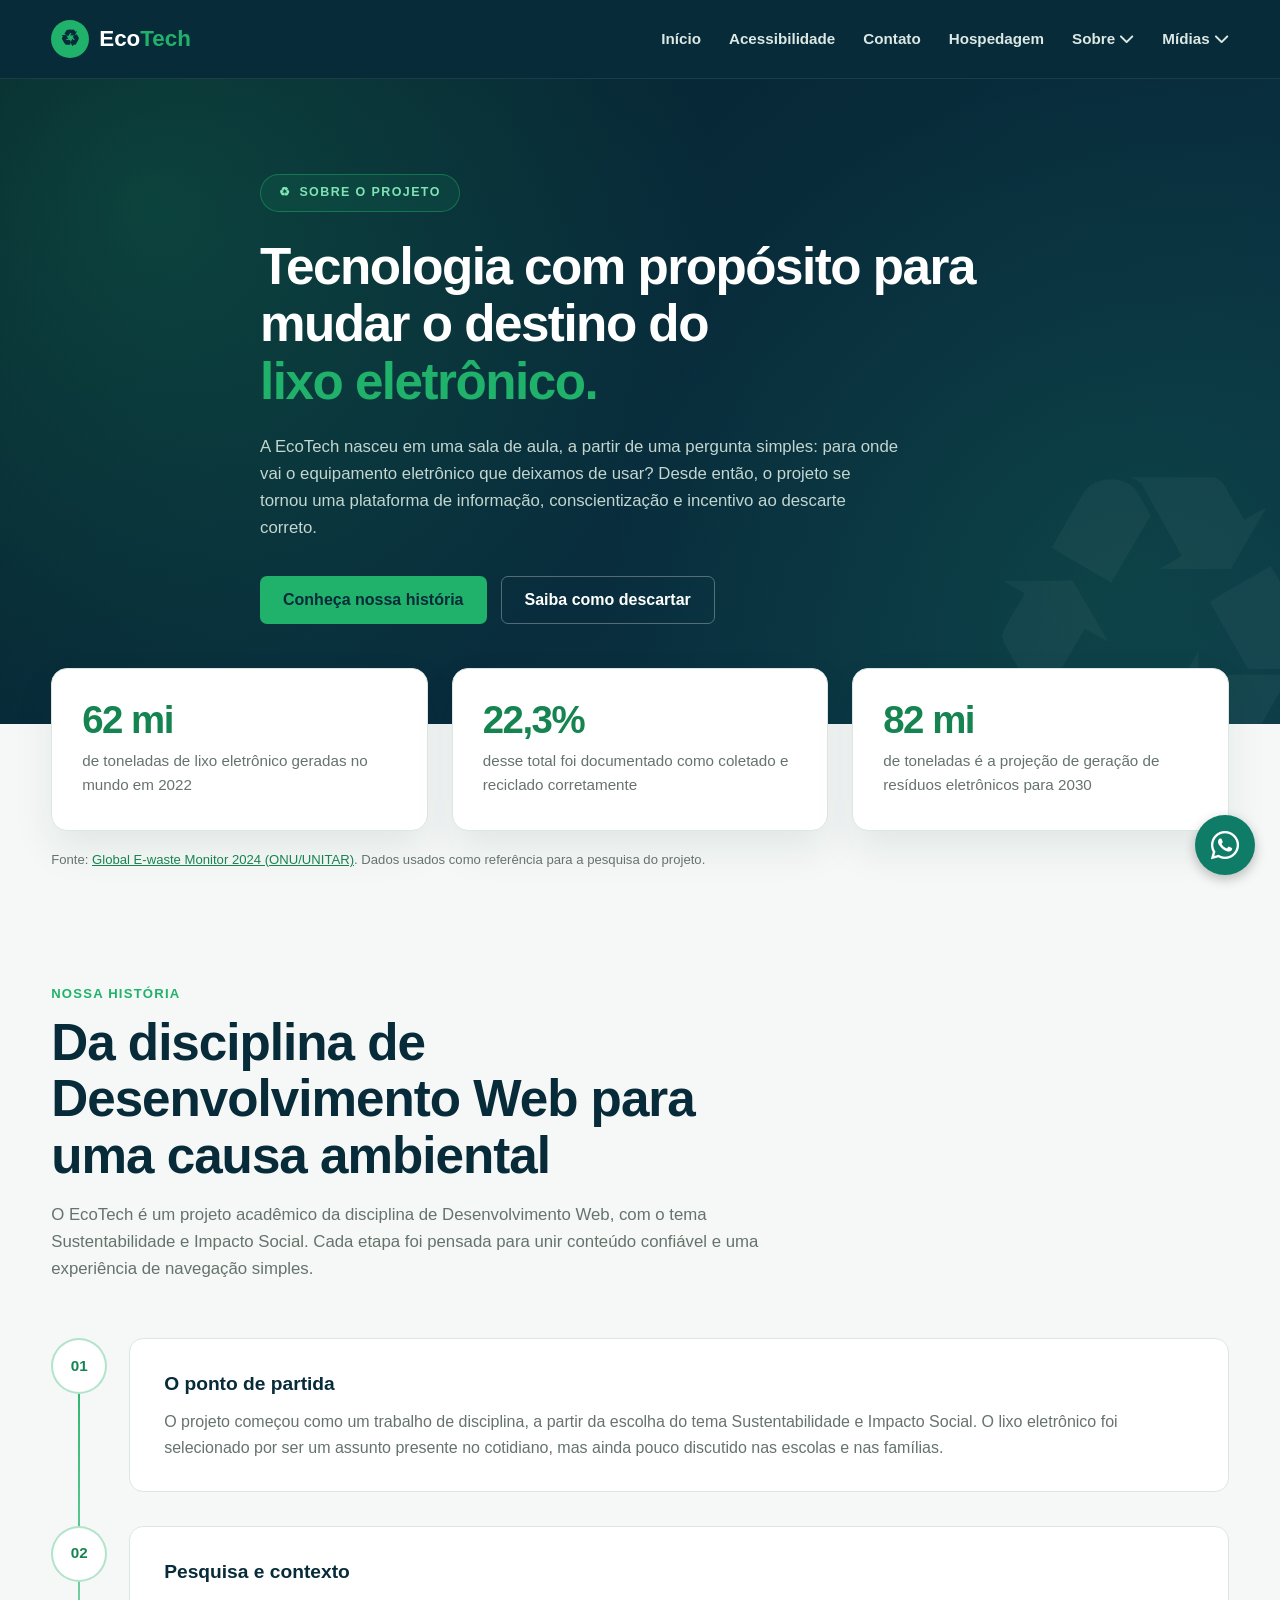
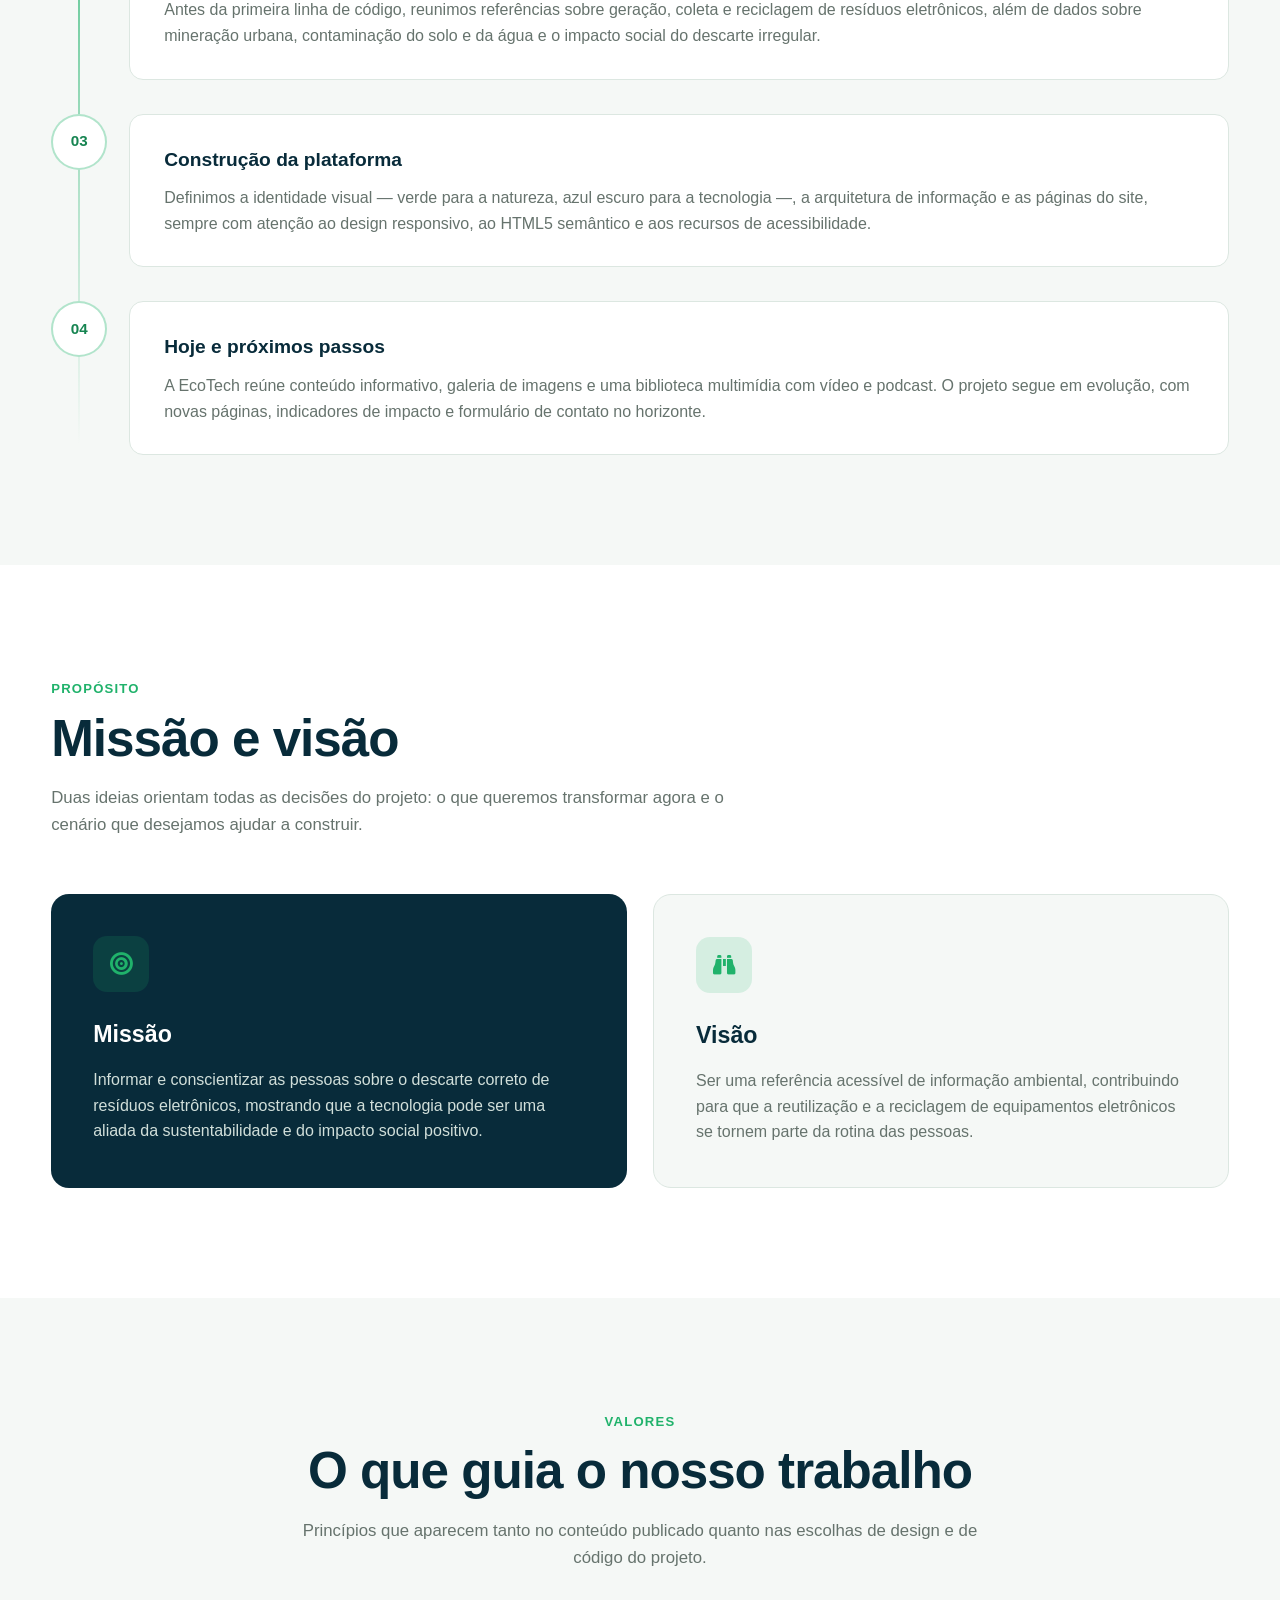
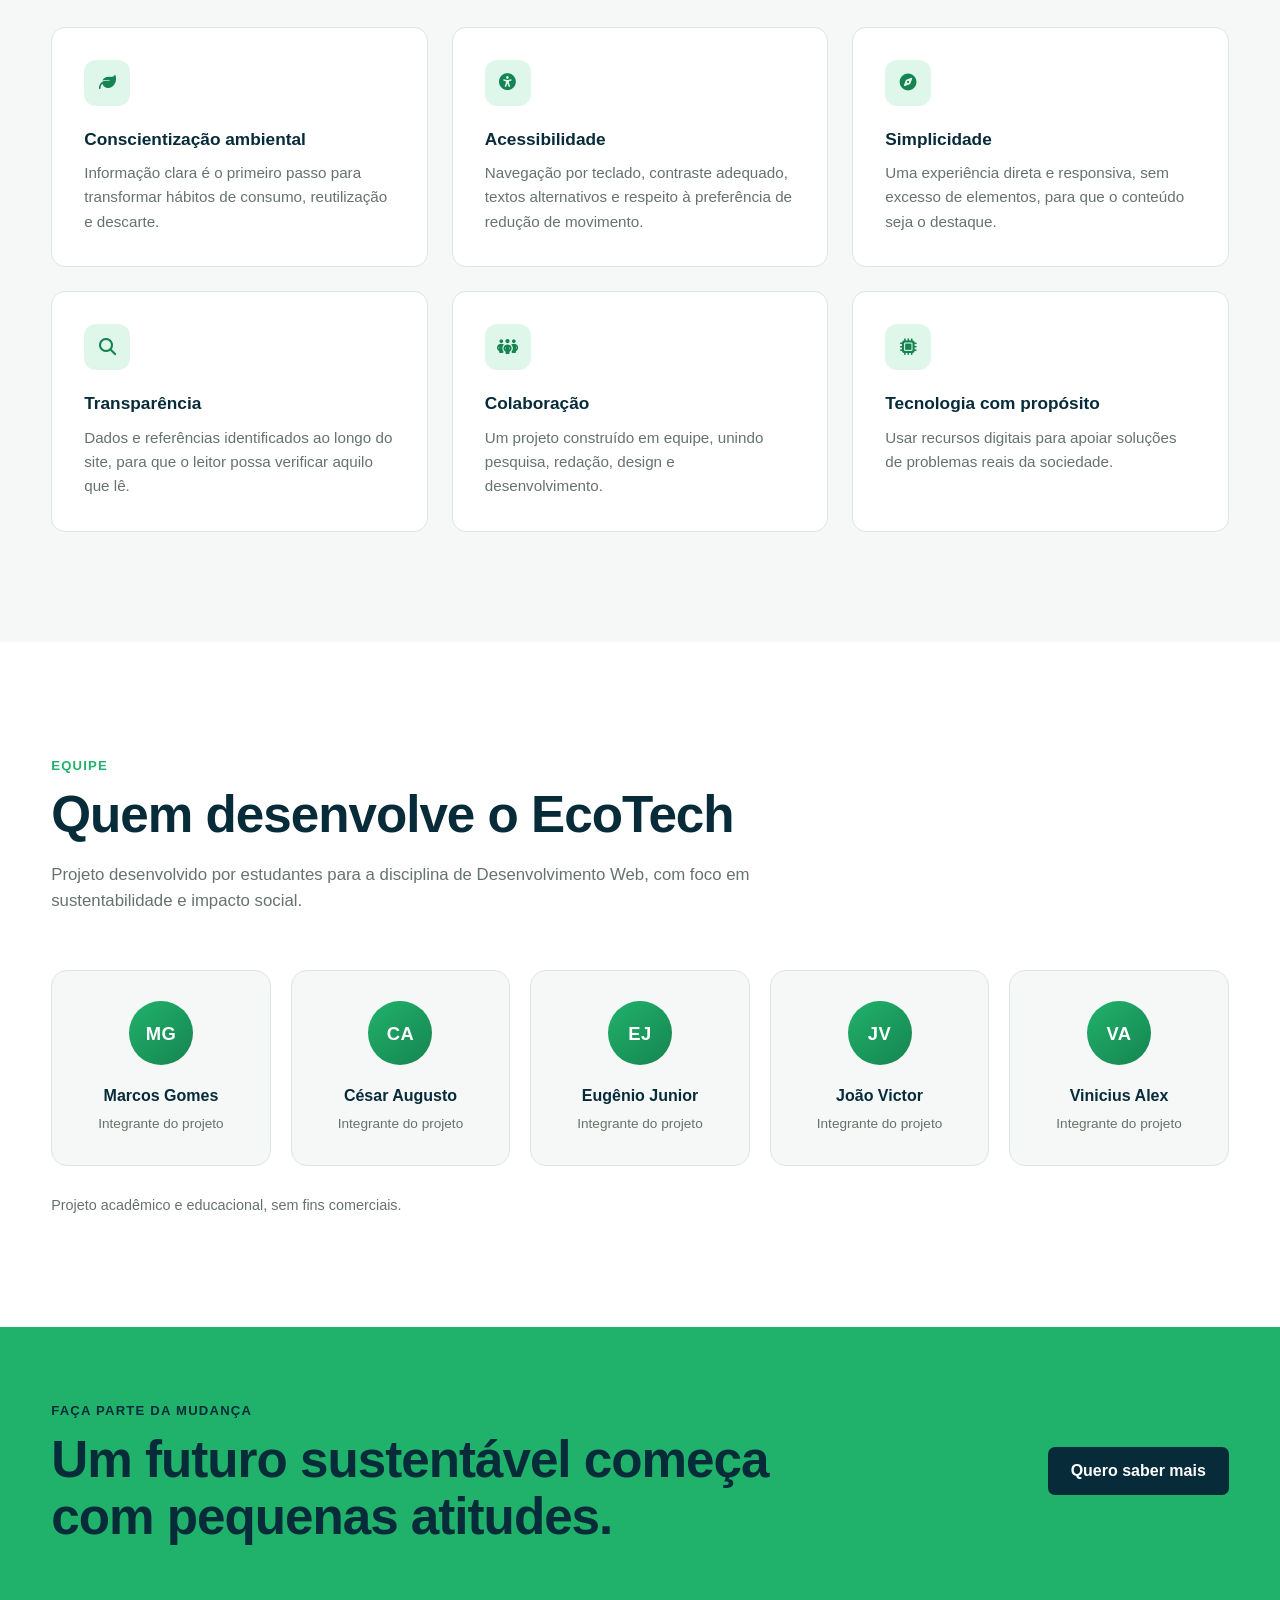
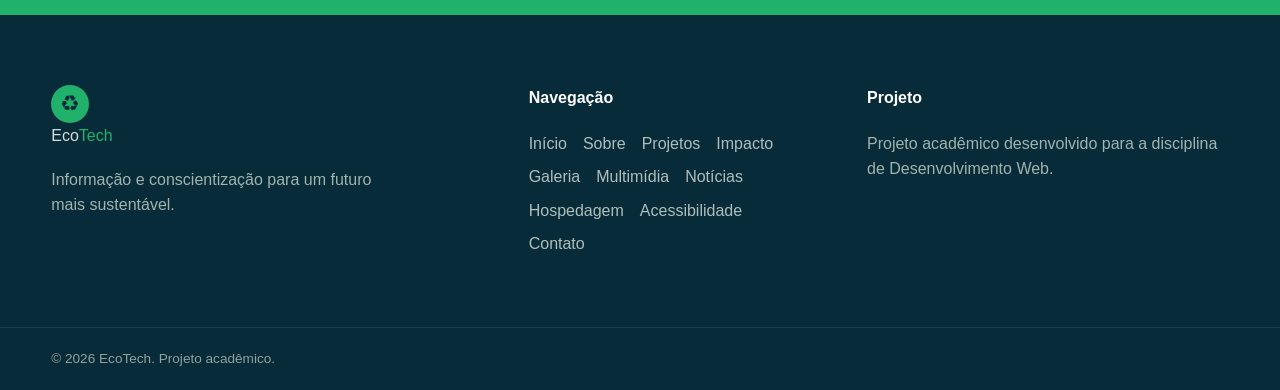
<file: sobre.html>
﻿<!doctype html>
<html lang="pt-BR">

<head>
  <meta charset="UTF-8">
  <meta name="viewport" content="width=device-width, initial-scale=1.0">
  <meta name="description"
    content="Conheça a história, a missão, a visão e os valores da EcoTech, projeto acadêmico de conscientização sobre o descarte correto de resíduos eletrônicos.">
  <meta name="keywords" content="EcoTech, projeto acadêmico, lixo eletrônico, sustentabilidade, missão, visão, valores">
  <meta name="author" content="EcoTech">

  <link rel="icon" type="image/png" href="images/favicon.png">
  
  <link rel="stylesheet" href="css/header.css">
  <link rel="stylesheet" href="css/index.css">
  <link rel="stylesheet" href="css/paginas.css">
  <link rel="stylesheet" href="css/sobre.css">
  <link rel="stylesheet" href="css/menu.css">
  <link rel="stylesheet" href="https://cdnjs.cloudflare.com/ajax/libs/font-awesome/6.7.2/css/all.min.css">
  
  <title>Sobre a EcoTech - História, missão, visão e valores</title>
  </head>

<body class="whatsapp-standard">
  <!-- Link para facilitar a navegação por teclado -->
  <a href="#conteudo" class="skip-link"> Pular para o conteúdo principal </a>

  <!-- CABEÇALHO -->
  <header class="header">
      <div class="container header-content">
        <a href="index.html" class="logo" aria-label="EcoTech - Página inicial">
          <span class="logo-icon" aria-hidden="true">♻</span>
          <span>Eco<span>Tech</span></span>
        </a>

      <button
        class="menu-toggle"
        id="menu-toggle"
        type="button"
        aria-label="Abrir menu"
        aria-expanded="false"
        aria-controls="menu-principal"
      >
        <span></span>
        <span></span>
        <span></span>
      </button>

      <nav id="menu-principal" class="navigation" aria-label="Navegação principal">
        <ul class="nav-list">
          <li><a href="index.html">Início</a></li>
          <li><a href="acessibilidade.html">Acessibilidade</a></li>
          <li><a href="contato.html">Contato</a></li>
          <li><a href="orcamento_hospedagem.html">Hospedagem</a></li>

          <li class="dropdown">
            <a
              href="#"
              class="drop-btn"
              role="button"
              aria-haspopup="true"
              aria-expanded="false"
              aria-controls="submenu-sobre"
            >
              Sobre
              <i class="fa-solid fa-chevron-down" aria-hidden="true"></i>
            </a>

            <ul class="dropdown-menu" id="submenu-sobre">
              <li><a href="sobre.html">Sobre nós</a></li>
              <li><a href="impacto.html">Impacto</a></li>
              <li><a href="projetos.html">Projetos</a></li>
            </ul>
          </li>

          <li class="dropdown">
            <a
              href="#"
              class="drop-btn"
              role="button"
              aria-haspopup="true"
              aria-expanded="false"
              aria-controls="submenu-midia"
            >
              Mídias
              <i class="fa-solid fa-chevron-down" aria-hidden="true"></i>
            </a>

            <ul class="dropdown-menu" id="submenu-midia">
              <li><a href="noticias.html">Notícias</a></li>
              <li><a href="galeria.html">Galeria</a></li>
              <li><a href="midia.html">Multimídia</a></li>
            </ul>
          </li>
        </ul>
      </nav>
      </div>
    </header>

  <main id="conteudo">
    <!-- HERO DA PÁGINA -->
    <section class="page-hero" aria-labelledby="sobre-titulo">
      <div class="container page-hero-content">
        <span class="tag"> <span aria-hidden="true">♻</span> Sobre o projeto </span>

        <h1 id="sobre-titulo">
          Tecnologia com propósito para mudar o destino do
          <strong>lixo eletrônico.</strong>
        </h1>

        <p>
          A EcoTech nasceu em uma sala de aula, a partir de uma pergunta simples:
          para onde vai o equipamento eletrônico que deixamos de usar? Desde
          então, o projeto se tornou uma plataforma de informação, conscientização
          e incentivo ao descarte correto.
        </p>

        <div class="hero-buttons">
          <a href="#historia" class="btn btn-primary"> Conheça nossa história </a>

          <a href="index.html#descarte" class="btn btn-secondary">
            Saiba como descartar
          </a>
        </div>
      </div>
    </section>

    <!-- INDICADORES -->
    <div class="stats">
      <div class="container">
        <div class="stats-grid">
          <div class="stat-card">
            <strong>62 mi</strong>
            <span>de toneladas de lixo eletrônico geradas no mundo em 2022</span>
          </div>

          <div class="stat-card">
            <strong>22,3%</strong>
            <span>desse total foi documentado como coletado e reciclado corretamente</span>
          </div>

          <div class="stat-card">
            <strong>82 mi</strong>
            <span>de toneladas é a projeção de geração de resíduos eletrônicos para 2030</span>
          </div>
        </div>

        <p class="source-note">
          Fonte:
          <a href="https://ewastemonitor.info/the-global-e-waste-monitor-2024/" target="_blank"
            rel="noopener noreferrer">Global E-waste Monitor 2024 (ONU/UNITAR)</a>.
          Dados usados como referência para a pesquisa do projeto.
        </p>
      </div>
    </div>

    <!-- HISTÓRIA -->
    <section id="historia" class="section" aria-labelledby="historia-titulo">
      <div class="container">
        <div class="section-heading">
          <span class="section-label"> Nossa história </span>

          <h2 id="historia-titulo">
            Da disciplina de Desenvolvimento Web para uma causa ambiental
          </h2>

          <p>
            O EcoTech é um projeto acadêmico da disciplina de Desenvolvimento Web,
            com o tema Sustentabilidade e Impacto Social. Cada etapa foi pensada
            para unir conteúdo confiável e uma experiência de navegação simples.
          </p>
        </div>

        <div class="timeline">
          <article class="timeline-item">
            <span class="timeline-marker" aria-hidden="true">01</span>

            <div class="timeline-card">
              <h3>O ponto de partida</h3>
              <p>
                O projeto começou como um trabalho de disciplina, a partir da
                escolha do tema Sustentabilidade e Impacto Social. O lixo
                eletrônico foi selecionado por ser um assunto presente no
                cotidiano, mas ainda pouco discutido nas escolas e nas famílias.
              </p>
            </div>
          </article>

          <article class="timeline-item">
            <span class="timeline-marker" aria-hidden="true">02</span>

            <div class="timeline-card">
              <h3>Pesquisa e contexto</h3>
              <p>
                Antes da primeira linha de código, reunimos referências sobre
                geração, coleta e reciclagem de resíduos eletrônicos, além de
                dados sobre mineração urbana, contaminação do solo e da água e o
                impacto social do descarte irregular.
              </p>
            </div>
          </article>

          <article class="timeline-item">
            <span class="timeline-marker" aria-hidden="true">03</span>

            <div class="timeline-card">
              <h3>Construção da plataforma</h3>
              <p>
                Definimos a identidade visual — verde para a natureza, azul escuro
                para a tecnologia —, a arquitetura de informação e as páginas do
                site, sempre com atenção ao design responsivo, ao HTML5 semântico
                e aos recursos de acessibilidade.
              </p>
            </div>
          </article>

          <article class="timeline-item">
            <span class="timeline-marker" aria-hidden="true">04</span>

            <div class="timeline-card">
              <h3>Hoje e próximos passos</h3>
              <p>
                A EcoTech reúne conteúdo informativo, galeria de imagens e uma
                biblioteca multimídia com vídeo e podcast. O projeto segue em
                evolução, com novas páginas, indicadores de impacto e formulário
                de contato no horizonte.
              </p>
            </div>
          </article>
        </div>
      </div>
    </section>

    <!-- MISSÃO E VISÃO -->
    <section id="missao" class="section mvv" aria-labelledby="missao-titulo">
      <div class="container">
        <div class="section-heading">
          <span class="section-label"> Propósito </span>

          <h2 id="missao-titulo">Missão e visão</h2>

          <p>
            Duas ideias orientam todas as decisões do projeto: o que queremos
            transformar agora e o cenário que desejamos ajudar a construir.
          </p>
        </div>

        <div class="mvv-grid">
          <article class="mvv-card mvv-card--mission">
            <div class="card-icon" aria-hidden="true">
              <i class="fa-solid fa-bullseye"></i>
            </div>

            <h3>Missão</h3>

            <p>
              Informar e conscientizar as pessoas sobre o descarte correto de
              resíduos eletrônicos, mostrando que a tecnologia pode ser uma
              aliada da sustentabilidade e do impacto social positivo.
            </p>
          </article>

          <article class="mvv-card mvv-card--vision">
            <div class="card-icon" aria-hidden="true">
              <i class="fa-solid fa-binoculars"></i>
            </div>

            <h3>Visão</h3>

            <p>
              Ser uma referência acessível de informação ambiental, contribuindo
              para que a reutilização e a reciclagem de equipamentos eletrônicos
              se tornem parte da rotina das pessoas.
            </p>
          </article>
        </div>
      </div>
    </section>

    <!-- VALORES -->
    <section id="valores" class="section" aria-labelledby="valores-titulo">
      <div class="container">
        <div class="section-heading center">
          <span class="section-label"> Valores </span>

          <h2 id="valores-titulo">O que guia o nosso trabalho</h2>

          <p>
            Princípios que aparecem tanto no conteúdo publicado quanto nas
            escolhas de design e de código do projeto.
          </p>
        </div>

        <div class="values-grid">
          <article class="value-card">
            <i class="fa-solid fa-leaf" aria-hidden="true"></i>
            <h3>Conscientização ambiental</h3>
            <p>
              Informação clara é o primeiro passo para transformar hábitos de
              consumo, reutilização e descarte.
            </p>
          </article>

          <article class="value-card">
            <i class="fa-solid fa-universal-access" aria-hidden="true"></i>
            <h3>Acessibilidade</h3>
            <p>
              Navegação por teclado, contraste adequado, textos alternativos e
              respeito à preferência de redução de movimento.
            </p>
          </article>

          <article class="value-card">
            <i class="fa-solid fa-compass" aria-hidden="true"></i>
            <h3>Simplicidade</h3>
            <p>
              Uma experiência direta e responsiva, sem excesso de elementos, para
              que o conteúdo seja o destaque.
            </p>
          </article>

          <article class="value-card">
            <i class="fa-solid fa-magnifying-glass" aria-hidden="true"></i>
            <h3>Transparência</h3>
            <p>
              Dados e referências identificados ao longo do site, para que o
              leitor possa verificar aquilo que lê.
            </p>
          </article>

          <article class="value-card">
            <i class="fa-solid fa-people-group" aria-hidden="true"></i>
            <h3>Colaboração</h3>
            <p>
              Um projeto construído em equipe, unindo pesquisa, redação, design e
              desenvolvimento.
            </p>
          </article>

          <article class="value-card">
            <i class="fa-solid fa-microchip" aria-hidden="true"></i>
            <h3>Tecnologia com propósito</h3>
            <p>
              Usar recursos digitais para apoiar soluções de problemas reais da
              sociedade.
            </p>
          </article>
        </div>
      </div>
    </section>

    <!-- EQUIPE -->
    <section id="equipe" class="section team" aria-labelledby="equipe-titulo">
      <div class="container">
        <div class="section-heading">
          <span class="section-label"> Equipe </span>

          <h2 id="equipe-titulo">Quem desenvolve o EcoTech</h2>

          <p>
            Projeto desenvolvido por estudantes para a disciplina de
            Desenvolvimento Web, com foco em sustentabilidade e impacto social.
          </p>
        </div>

        <div class="team-grid">
          <article class="team-card">
            <span class="team-avatar" aria-hidden="true">MG</span>
            <h3>Marcos Gomes</h3>
            <p>Integrante do projeto</p>
          </article>

          <article class="team-card">
            <span class="team-avatar" aria-hidden="true">CA</span>
            <h3>César Augusto</h3>
            <p>Integrante do projeto</p>
          </article>

          <article class="team-card">
            <span class="team-avatar" aria-hidden="true">EJ</span>
            <h3>Eugênio Junior</h3>
            <p>Integrante do projeto</p>
          </article>

          <article class="team-card">
            <span class="team-avatar" aria-hidden="true">JV</span>
            <h3>João Victor</h3>
            <p>Integrante do projeto</p>
          </article>

          <article class="team-card">
            <span class="team-avatar" aria-hidden="true">VA</span>
            <h3>Vinicius Alex</h3>
            <p>Integrante do projeto</p>
          </article>
        </div>

        <p class="team-note">
          Projeto acadêmico e educacional, sem fins comerciais.
        </p>
      </div>
    </section>

    <!-- CTA -->
    <section class="cta">
      <div class="container cta-content">
        <div>
          <span class="section-label"> Faça parte da mudança </span>

          <h2>Um futuro sustentável começa com pequenas atitudes.</h2>
        </div>

        <a href="index.html#descarte" class="btn btn-light"> Quero saber mais </a>
      </div>
    </section>

    <!-- Botão flutuante do WhatsApp -->
    <a href="https://wa.me/5511999999999" class="whatsapp-float" target="_blank" rel="noopener noreferrer"
      aria-label="Entre em contato com a EcoTech pelo WhatsApp" title="Fale conosco pelo WhatsApp">
      <i class="fa-brands fa-whatsapp" aria-hidden="true"></i>
    </a>
  </main>

  <!-- RODAPÉ -->
  <footer id="contato" class="footer">
    <div class="container footer-content">
      <div class="footer-brand">
        <a href="index.html" class="logo">
          <span class="logo-icon" aria-hidden="true">♻</span>
          <span>Eco<span>Tech</span></span>
        </a>

        <p>Informação e conscientização para um futuro mais sustentável.</p>
      </div>

      <div class="footer-column">
        <h2>Navegação</h2>

        <ul class="footer-links-list">
  <li><a href="index.html#inicio">Início</a></li>
  <li><a href="sobre.html" aria-current="page">Sobre</a></li>
  <li><a href="projetos.html">Projetos</a></li>
  <li><a href="impacto.html">Impacto</a></li>
  <li><a href="galeria.html">Galeria</a></li>
  <li><a href="midia.html">Multimídia</a></li>
  <li><a href="noticias.html">Notícias</a></li>
  <li><a href="orcamento_hospedagem.html">Hospedagem</a></li>
  <li><a href="acessibilidade.html">Acessibilidade</a></li>
  <li><a href="contato.html">Contato</a></li>
</ul>
      </div>

      <div class="footer-column">
        <h2>Projeto</h2>

        <p>
          Projeto acadêmico desenvolvido para a disciplina de Desenvolvimento
          Web.
        </p>
      </div>
    </div>

    <div class="footer-bottom">
      <div class="container">
        <p>© 2026 EcoTech. Projeto acadêmico.</p>
      </div>
    </div>
  </footer>

  <script src="funcionalidades/index.js"></script>
  <script src="https://vlibras.gov.br/app/vlibras-plugin.js"></script>
     <script src="js/header.js" defer></script>
</body>

</html>
</file>
<file: css/menu.css>
/* Rótulo da categoria que agrupa Galeria e Multimídia no rodapé. */
.footer-nav-label {
  font-weight: 600;
}

/* Os links do rodapé fluem em linhas e quebram automaticamente conforme o espaço disponível. */
.footer-column .footer-links-list {
  display: flex;
  flex-flow: row wrap;
  align-items: flex-start;
  gap: 8px 16px;
}

.footer-column .footer-links-list > .footer-nav-label {
  flex-basis: 100%;
  margin-top: 4px;
}

/* Cor padrão do botão flutuante do WhatsApp em todas as páginas, exceto Acessibilidade. */
.whatsapp-standard .whatsapp-float,
.whatsapp-standard .whatsapp-float:hover {
  background-color: #0e7c66 !important;
}
</file>
<file: css/header.css>
.header {
  position: sticky;
  top: 0;
  z-index: 1000;
  background-color: var(--dark-blue);
  border-bottom: 1px solid rgba(255, 255, 255, 0.08);
}

.header-content {
  position: relative;
  min-height: 78px;
  display: flex;
  flex-direction: row;
  align-items: center;
  justify-content: space-between;
  gap: 16px;
}

.header-content > .logo {
  display: inline-flex;
  align-items: center;
  justify-content: flex-start;
  gap: 10px;
  margin: 0 auto 0 0;
  flex: 0 0 auto;
  color: var(--white);
  font-size: 1.4rem;
  font-weight: 800;
}

.logo > span:last-child > span {
  color: var(--green);
}

.logo-icon {
  width: 38px;
  height: 38px;
  display: grid;
  place-items: center;
  flex-shrink: 0;
  border-radius: 50%;
  background-color: var(--green);
  color: var(--dark-blue);
  font-size: 1.4rem;
}

.navigation {
  display: block;
  margin-left: auto;
}

.nav-list {
  display: flex;
  align-items: center;
  gap: 28px;
}

.nav-list a {
  position: relative;
  display: inline-block;
  color: #dbe8e3;
  font-size: 0.95rem;
  font-weight: 600;
  transition: color 0.2s ease;
}

.nav-list a::after {
  content: "";
  position: absolute;
  left: 0;
  bottom: -8px;
  width: 0;
  height: 2px;
  background-color: var(--green);
  transition: width 0.2s ease;
}

.nav-list a:hover,
.nav-list a.active,
.nav-list a[aria-current="page"] {
  color: var(--white);
}

.nav-list a:hover::after,
.nav-list a.active::after,
.nav-list a[aria-current="page"]::after {
  width: 100%;
}

/* Submenu Mídia */
.nav-list .dropdown {
  position: relative;
}

.nav-list .dropdown-menu {
  display: none;
  position: absolute;
  top: calc(100% + 8px);
  left: 0;
  background-color: #ffffff;
  min-width: 170px;
  box-shadow: 0 10px 15px -3px rgba(0, 0, 0, 0.2);
  border-radius: 8px;
  padding: 8px 0;
  z-index: 999;
  border: 1px solid #e5e7eb;
}

.nav-list .dropdown:hover > .dropdown-menu,
.nav-list .dropdown.is-open > .dropdown-menu {
  display: block;
}

.nav-list .dropdown-menu li {
  display: block;
  margin: 0;
}

.nav-list .dropdown-menu li a {
  color: #166534;
  padding: 10px 20px;
  display: block;
  white-space: nowrap;
  font-size: 14px;
  font-weight: 600;
  transition: background-color 0.2s ease;
}

.nav-list .dropdown-menu li a::after {
  display: none;
}

.nav-list .dropdown-menu li a:hover {
  background-color: #f3f4f6;
  color: #0f4c27;
}

/* Botão hambúrguer */
.menu-toggle {
  display: none;
  width: 44px;
  height: 44px;
  padding: 9px;
  margin: 0 0 0 auto;
  flex: 0 0 44px;
  flex-direction: column;
  align-items: center;
  justify-content: center;
  gap: 5px;
  border: 1px solid rgba(255, 255, 255, 0.15);
  border-radius: 8px;
  background: transparent;
  color: var(--green);
  cursor: pointer;
}

.menu-toggle span {
  display: block;
  width: 22px;
  height: 2px;
  border-radius: 2px;
  background-color: currentColor;
  transition: transform 0.25s ease, opacity 0.25s ease;
}

@media (max-width: 768px) {
  .header-content {
    min-height: 70px;
    flex-direction: row;
    align-items: center;
    justify-content: space-between;
    gap: 12px;
    padding-top: 0;
    padding-bottom: 0;
  }

  .header-content > .logo {
    font-size: 1.3rem;
  }

  .logo-icon {
    width: 34px;
    height: 34px;
    font-size: 1.2rem;
  }

  .menu-toggle {
    display: flex;
    position: relative;
    z-index: 2;
  }

  .header-content > .navigation {
    display: none;
    position: absolute;
    top: 100%;
    left: 0;
    right: 0;
    width: 100%;
    margin: 0;
    padding: 15px 20px 25px;
    background-color: var(--dark-blue);
    border-top: 1px solid rgba(255, 255, 255, 0.08);
    box-shadow: 0 12px 24px rgba(0, 0, 0, 0.25);
    z-index: 999;
  }

  .header-content > .navigation.is-open {
    display: block;
  }

  .nav-list {
    flex-direction: column;
    align-items: stretch;
    gap: 4px;
  }

  .nav-list li {
    width: 100%;
  }

  .nav-list a {
    display: block;
    padding: 12px 10px;
  }

  .nav-list a::after {
    bottom: 5px;
    left: 10px;
    max-width: calc(100% - 20px);
  }

  .nav-list a:hover,
  .nav-list a.active {
    color: var(--green);
  }

  .nav-list .dropdown-menu {
    position: static;
    box-shadow: none;
    border: none;
    background-color: rgba(0, 0, 0, 0.18);
    margin-top: 4px;
    border-radius: 6px;
  }

  .nav-list .dropdown-menu li a {
    color: var(--white);
    padding: 10px 18px;
  }

  .nav-list .dropdown-menu li a:hover {
    background-color: rgba(255, 255, 255, 0.08);
    color: var(--green);
  }

  .menu-toggle[aria-expanded="true"] span:nth-child(1) {
    transform: translateY(7px) rotate(45deg);
  }

  .menu-toggle[aria-expanded="true"] span:nth-child(2) {
    opacity: 0;
  }

  .menu-toggle[aria-expanded="true"] span:nth-child(3) {
    transform: translateY(-7px) rotate(-45deg);
  }
}
</file>
<file: css/index.css>
/* =========================================
   RESET
========================================= */

* {
  margin: 0;
  padding: 0;
  box-sizing: border-box;
}

html {
  scroll-behavior: smooth;
}

body {
  font-family: Arial, Helvetica, sans-serif;
  background-color: #f5f8f6;
  color: #17251f;
  line-height: 1.6;
}

a {
  color: inherit;
  text-decoration: none;
}

ul {
  list-style: none;
}

img {
  max-width: 100%;
  display: block;
}

/* =========================================
   VARIÁVEIS
========================================= */

:root {
  --dark-blue: #082b3a;
  --dark-blue-2: #0d3b4f;

  --green: #20b26b;
  --green-dark: #168451;
  --green-light: #dff7eb;

  --white: #ffffff;
  --light: #f5f8f6;
  --gray: #66736d;
  --border: #dce7e1;

  --container: 1180px;
}

/* =========================================
   ACESSIBILIDADE BASE
========================================= */

.skip-link {
  position: absolute;
  top: -100px;
  left: 20px;
  z-index: 9999;
  background-color: var(--dark-blue);
  color: var(--white);
  padding: 12px 18px;
  border-radius: 6px;
  font-weight: 700;
}

.skip-link:focus {
  top: 15px;
}

/* =========================================
   CONTAINER
========================================= */

.container {
  width: min(92%, var(--container));
  margin: 0 auto;
}



/* =========================================
   HERO
========================================= */

.hero {
  min-height: calc(100vh - 78px);
  display: flex;
  align-items: center;
  background:
    radial-gradient(
      circle at 85% 25%,
      rgba(32, 178, 107, 0.16),
      transparent 30%
    ),
    linear-gradient(135deg, var(--dark-blue), #0a3445);
  color: var(--white);
  overflow: hidden;
}

.hero-content {
  display: grid;
  grid-template-columns: 1.3fr 0.7fr;
  align-items: center;
  gap: 80px;
  padding: 90px 0;
}

.tag,
.section-label {
  display: inline-block;
  color: var(--green);
  font-size: 0.82rem;
  font-weight: 800;
  text-transform: uppercase;
  letter-spacing: 1.2px;
}

.tag {
  margin-bottom: 20px;
  padding: 8px 13px;
  background-color: rgba(32, 178, 107, 0.12);
  border: 1px solid rgba(32, 178, 107, 0.3);
  border-radius: 50px;
}

.hero h1 {
  max-width: 720px;
  font-size: clamp(2.5rem, 6vw, 5rem);
  line-height: 1.05;
  letter-spacing: -2px;
  margin-bottom: 25px;
}

.hero h1 strong {
  color: var(--green);
}

.hero-text > p {
  max-width: 650px;
  color: #c9d9d4;
  font-size: 1.08rem;
  margin-bottom: 35px;
}

.hero-buttons {
  display: flex;
  flex-wrap: wrap;
  gap: 14px;
}

.btn {
  display: inline-flex;
  align-items: center;
  justify-content: center;
  min-height: 48px;
  padding: 0 23px;
  border-radius: 7px;
  font-weight: 700;
  transition: transform 0.2s ease, background-color 0.2s ease;
}

.btn:hover {
  transform: translateY(-3px);
}

.btn-primary {
  background-color: var(--green);
  color: var(--dark-blue);
}

.btn-primary:hover {
  background-color: #36c57d;
}

.btn-secondary {
  border: 1px solid rgba(255, 255, 255, 0.3);
  color: var(--white);
}

.btn-secondary:hover {
  background-color: rgba(255, 255, 255, 0.08);
}

.hero-card {
  padding: 45px 35px;
  background-color: rgba(255, 255, 255, 0.06);
  border: 1px solid rgba(255, 255, 255, 0.12);
  border-radius: 20px;
  backdrop-filter: blur(10px);
  box-shadow: 0 25px 60px rgba(0, 0, 0, 0.2);
}

.recycle-icon {
  width: 82px;
  height: 82px;
  display: grid;
  place-items: center;
  margin-bottom: 25px;
  border-radius: 50%;
  background-color: var(--green);
  color: var(--dark-blue);
  font-size: 3rem;
}

.hero-card h2 {
  font-size: 1.8rem;
  margin-bottom: 14px;
}

.hero-card p {
  color: #c5d8d1;
}

.hero-line {
  width: 100%;
  height: 1px;
  margin: 25px 0;
  background-color: rgba(255, 255, 255, 0.15);
}

.hero-card > span {
  color: var(--green);
  font-weight: 700;
}

/* =========================================
   SEÇÕES
========================================= */

.section {
  padding: 110px 0;
}

.section-heading {
  max-width: 720px;
  margin-bottom: 55px;
}

.section-heading.center {
  margin-left: auto;
  margin-right: auto;
  text-align: center;
}

.section-heading h2,
.impact-text h2,
.cta h2 {
  margin-top: 10px;
  color: var(--dark-blue);
  font-size: clamp(2rem, 4vw, 3.2rem);
  line-height: 1.1;
  letter-spacing: -1px;
}

.section-heading p {
  margin-top: 18px;
  color: var(--gray);
  font-size: 1.05rem;
}

/* =========================================
   SOBRE E CARDS
========================================= */

.about {
  background-color: var(--white);
}

.about-grid {
  display: grid;
  grid-template-columns: repeat(3, 1fr);
  gap: 24px;
}

.info-card {
  padding: 35px;
  background-color: var(--white);
  border: 1px solid var(--border);
  border-radius: 14px;
  transition: transform 0.25s ease, box-shadow 0.25s ease;
}

.info-card:hover {
  transform: translateY(-6px);
  box-shadow: 0 18px 40px rgba(8, 43, 58, 0.1);
}

.card-icon {
  width: 55px;
  height: 55px;
  display: grid;
  place-items: center;
  margin-bottom: 22px;
  background-color: var(--green-light);
  border-radius: 10px;
  font-size: 1.6rem;
}

.info-card h3 {
  margin-bottom: 10px;
  color: var(--dark-blue);
  font-size: 1.25rem;
}

.info-card p {
  color: var(--gray);
}

/* =========================================
   IMPACTO AMBIENTAL (GALERIA DE IMPACTO)
========================================= */

.ecotech-impact-gallery {
  overflow: hidden;
  padding-block: clamp(2rem, 5vw, 4rem);
  background: var(--white);
}

.ecotech-impact-gallery .section-heading {
  max-width: 780px;
  margin-inline: auto;
  text-align: center;
}

.ecotech-impact-gallery .section-heading h2 {
  text-wrap: balance;
  color: #172521;
}

.ecotech-impact-grid {
  display: grid;
  grid-template-columns: repeat(2, minmax(0, 1fr));
  gap: clamp(1rem, 2.5vw, 1.5rem);
  margin-top: clamp(2rem, 4vw, 3rem);
}

.ecotech-impact-card {
  display: flex;
  flex-direction: column;
  min-width: 0;
  overflow: hidden;
  border: 1px solid #d8e7de;
  border-radius: 15px;
  background: #ffffff;
  box-shadow: 0 3px 12px rgba(23, 37, 33, 0.025);
  transition: transform 220ms ease, box-shadow 220ms ease, border-color 220ms ease;
}

.ecotech-impact-card:hover {
  transform: translateY(-4px);
  border-color: #a8d9b7;
  box-shadow: 0 12px 28px rgba(35, 75, 50, 0.09);
}

.ecotech-impact-card > img {
  display: block;
  width: 100%;
  aspect-ratio: 1.8 / 1;
  object-fit: cover;
  background: #e0f5e9;
}

.ecotech-impact-card-content {
  display: grid;
  grid-template-columns: auto minmax(0, 1fr);
  align-items: start;
  gap: 1rem;
  flex: 1;
  padding: clamp(1.25rem, 2.5vw, 1.6rem);
}

.ecotech-impact-symbol {
  display: grid;
  place-items: center;
  width: 3.4rem;
  height: 3.4rem;
  flex-shrink: 0;
  border-radius: 11px;
  background: #def6e9;
  color: #39834e;
  font-size: 1.4rem;
  line-height: 1;
  transition: background-color 220ms ease, transform 220ms ease;
}

.ecotech-impact-card:hover .ecotech-impact-symbol {
  background: #d0f0dc;
  transform: scale(1.04);
}

.ecotech-impact-card h3 {
  margin: 0 0 0.65rem;
  color: #102b22;
  font-size: clamp(1.05rem, 1.5vw, 1.25rem);
  font-weight: 650;
  line-height: 1.35;
}

.ecotech-impact-card p {
  margin: 0;
  color: #5d6b63;
  font-size: 1rem;
  line-height: 1.6;
  overflow-wrap: break-word;
}

.ecotech-impact-note {
  display: flex;
  justify-content: center;
  align-items: flex-start;
  gap: 0.65rem;
  max-width: 850px;
  margin: 2rem auto 0;
  color: #5d6b63;
  text-align: center;
  line-height: 1.7;
}

.ecotech-impact-note span {
  flex-shrink: 0;
  color: #39834e;
  font-size: 1.15rem;
}

/* =========================================
   IMPACTO (POR QUE ISSO IMPORTA)
========================================= */

.impact {
  background-color: #eef5f1;
}

.impact-content {
  display: grid;
  grid-template-columns: 0.9fr 1.1fr;
  gap: 80px;
  align-items: center;
}

.impact-text p {
  margin-top: 18px;
  color: var(--gray);
}

.text-link {
  display: inline-flex;
  gap: 10px;
  margin-top: 28px;
  color: var(--green-dark);
  font-weight: 800;
}

.text-link:hover {
  color: var(--dark-blue);
}

.impact-list {
  display: flex;
  flex-direction: column;
  gap: 15px;
}

.impact-item {
  display: grid;
  grid-template-columns: 70px 1fr;
  gap: 20px;
  padding: 25px;
  background-color: var(--white);
  border-radius: 10px;
  border: 1px solid var(--border);
}

.impact-number {
  color: var(--green);
  font-size: 1.1rem;
  font-weight: 900;
}

.impact-item h3 {
  color: var(--dark-blue);
  margin-bottom: 5px;
}

.impact-item p {
  color: var(--gray);
}

/* =========================================
   DESCARTE
========================================= */

.disposal {
  background-color: var(--white);
}

.steps {
  display: grid;
  grid-template-columns: repeat(4, 1fr);
  gap: 20px;
}

.step {
  position: relative;
  padding: 30px;
  background-color: var(--light);
  border: 1px solid var(--border);
  border-radius: 12px;
}

.step-number {
  display: block;
  margin-bottom: 22px;
  color: var(--green);
  font-size: 1.3rem;
  font-weight: 900;
}

.step h3 {
  margin-bottom: 10px;
  color: var(--dark-blue);
}

.step p {
  color: var(--gray);
}

/* =========================================
   CTA
========================================= */

.cta {
  background-color: var(--green);
  padding: 70px 0;
}

.cta-content {
  display: flex;
  align-items: center;
  justify-content: space-between;
  gap: 40px;
}

.cta .section-label {
  color: var(--dark-blue);
}

.cta h2 {
  max-width: 750px;
  color: var(--dark-blue);
  margin-top: 10px;
}

.btn-light {
  flex-shrink: 0;
  background-color: var(--dark-blue);
  color: var(--white);
}

.btn-light:hover {
  background-color: var(--dark-blue-2);
}

/* =========================================
   BOTÃO FLUTUANTE DO WHATSAPP
========================================= */

.whatsapp-float {
  position: fixed;
  right: 25px;
  bottom: 25px;
  z-index: 999;
  display: flex;
  align-items: center;
  justify-content: center;
  width: 60px;
  height: 60px;
  background-color: #25d366;
  color: #ffffff;
  font-size: 32px;
  border-radius: 50%;
  box-shadow: 0 4px 12px rgba(0, 0, 0, 0.25);
  transition: transform 0.3s ease, background-color 0.3s ease, box-shadow 0.3s ease;
}

.whatsapp-float:hover {
  color: #ffffff;
  transform: translateY(-4px) scale(1.05);
  box-shadow: 0 6px 16px rgba(0, 0, 0, 0.3);
}

/* =========================================
   FOOTER
========================================= */

.footer {
  background-color: var(--dark-blue);
  color: #d1dfda;
}

.footer-content {
  display: grid;
  grid-template-columns: 1.5fr 1fr 1.3fr;
  gap: 60px;
  padding: 70px 0;
}

.footer-brand p {
  max-width: 350px;
  margin-top: 18px;
  color: #9fb4ad;
}

.footer-column h2 {
  margin-bottom: 20px;
  color: var(--white);
  font-size: 1rem;
}

.footer-column ul {
  display: flex;
  flex-direction: column;
  gap: 10px;
}

.footer-column a {
  color: #aebfba;
  transition: color 0.2s ease;
}

.footer-column a:hover {
  color: var(--green);
}

.footer-column p {
  color: #9fb4ad;
}

.footer-bottom {
  border-top: 1px solid rgba(255, 255, 255, 0.08);
  padding: 20px 0;
}

.footer-bottom p {
  color: #8da39c;
  font-size: 0.85rem;
}

/* =========================================
   RESPONSIVIDADE
========================================= */

@media (max-width: 900px) {
  .hero-content {
    grid-template-columns: 1fr;
    gap: 50px;
    padding: 80px 0;
  }

  .hero {
    min-height: auto;
  }

  .hero-card {
    max-width: 600px;
  }

  .about-grid {
    grid-template-columns: repeat(2, 1fr);
  }

  .impact-content {
    grid-template-columns: 1fr;
    gap: 50px;
  }

  .steps {
    grid-template-columns: repeat(2, 1fr);
  }

  .footer-content {
    grid-template-columns: 1fr 1fr;
  }
}

@media (max-width: 768px) {
   .whatsapp-float {
    right: 18px;
    bottom: 18px;
    width: 54px;
    height: 54px;
    font-size: 29px;
  }
}

@media (max-width: 600px) {
  .hero-content {
    padding: 65px 0;
  }

  .hero h1 {
    font-size: 2.7rem;
    letter-spacing: -1.5px;
  }

  .hero-text > p {
    font-size: 1rem;
  }

  .hero-buttons {
    flex-direction: column;
  }

  .btn {
    width: 100%;
  }

  .hero-card {
    padding: 30px;
  }

  .section {
    padding: 75px 0;
  }

  .section-heading {
    margin-bottom: 35px;
  }

  .about-grid {
    grid-template-columns: 1fr;
  }

  .ecotech-impact-grid {
    grid-template-columns: 1fr;
    gap: 1rem;
    margin-top: 1.75rem;
  }

  .ecotech-impact-card-content {
    padding: 1.25rem;
    gap: 0.85rem;
  }

  .ecotech-impact-symbol {
    width: 3rem;
    height: 3rem;
    font-size: 1.25rem;
  }

  .ecotech-impact-note {
    text-align: left;
    margin-top: 1.5rem;
  }

  .steps {
    grid-template-columns: 1fr;
  }

  .impact-item {
    grid-template-columns: 50px 1fr;
  }

  .cta-content {
    flex-direction: column;
    align-items: flex-start;
  }

  .footer-content {
    grid-template-columns: 1fr;
    gap: 35px;
    padding: 55px 0;
  }
}

@media (max-width: 380px) {
  .hero h1 {
    font-size: 2.25rem;
  }

  .whatsapp-float {
    right: 14px;
    bottom: 14px;
    width: 50px;
    height: 50px;
    font-size: 27px;
  }
}
  .footer-nav-label,
  .footer-nav-label span {
    font-weight: 400;
}
</file>
<file: css/acessibilidade.css>
/* EcoTech - ajustes de acessibilidade compartilhados pelas páginas */

.sr-only {
  position: absolute;
  width: 1px;
  height: 1px;
  padding: 0;
  margin: -1px;
  overflow: hidden;
  clip: rect(0, 0, 0, 0);
  white-space: nowrap;
  border: 0;
}

/* Foco de teclado sempre visível (anel duplo para contraste em fundos claros e escuros) */
a:focus-visible,
button:focus-visible,
summary:focus-visible,
audio:focus-visible,
video:focus-visible,
[tabindex]:focus-visible {
  outline: 3px solid #166534;
  outline-offset: 2px;
  box-shadow: 0 0 0 2px #ffffff;
}

.nav-list a:focus-visible {
  color: var(--white);
}

.nav-list a:focus-visible::after {
  width: 100%;
}

.nav-list .dropdown-menu li a:focus-visible {
  background-color: #f3f4f6;
}

/* =========================================
   CONTRASTE (WCAG AA)
========================================= */

:root {
  --gray: #55635c;
}

.section-label {
  color: #0f6b42;
}

.tag {
  color: #3ccf86;
}

.impact-number,
.step-number {
  color: #0f6b42;
}

.text-link {
  color: #0f6b42;
}

.skip-link {
  background-color: var(--dark-blue);
  color: var(--white);
}

.whatsapp-float {
  background-color: #0e7c66;
}

@media (prefers-reduced-motion: reduce) {
  html {
    scroll-behavior: auto;
  }

  *,
  *::before,
  *::after {
    animation-duration: 0.01ms !important;
    animation-iteration-count: 1 !important;
    transition-duration: 0.01ms !important;
    scroll-behavior: auto !important;
  }

  .gallery-card:hover,
  .info-card:hover,
  .ecotech-impact-card:hover,
  .btn:hover,
  .whatsapp-float:hover {
    transform: none !important;
  }
}
</file>
<file: css/impacto.css>
.impact-tabs {
  display: flex;
  flex-wrap: wrap;
  gap: 0.75rem;
  justify-content: center;
  margin-bottom: 1.75rem;
}

.tab-btn {
  padding: 0.75rem 1.4rem;
  border: 2px solid #082b3a;
  background: #ffffff;
  color: #082b3a;
  font-weight: 600;
  border-radius: 999px;
  cursor: pointer;
  transition: all 0.2s ease;
}

.tab-btn:hover,
.tab-btn[aria-selected="true"] {
  background: #082b3a;
  color: #ffffff;
}

.table-card {
  background: #ffffff;
  border-radius: 16px;
  padding: 1.5rem;
  box-shadow: 0 10px 28px rgba(8, 43, 58, 0.08);
  border: 1px solid rgba(8, 43, 58, 0.08);
}

.table-toolbar {
  display: flex;
  flex-wrap: wrap;
  justify-content: space-between;
  align-items: center;
  gap: 1rem;
  margin-bottom: 1.25rem;
}

.filter-pills {
  display: flex;
  flex-wrap: wrap;
  gap: 0.5rem;
}

.filter-pill {
  padding: 0.4rem 0.9rem;
  border: 1px solid #cbd5e1;
  background: #f8fafc;
  color: #082b3a;
  border-radius: 999px;
  font-size: 0.875rem;
  font-weight: 500;
  cursor: pointer;
}

.filter-pill.active,
.filter-pill:hover {
  background: #10b981;
  border-color: #10b981;
  color: #ffffff;
}

.eco-table-wrap {
  overflow-x: auto;
}

.eco-table {
  width: 100%;
  border-collapse: collapse;
  text-align: left;
}

.eco-table caption {
  text-align: left;
  font-size: 0.9rem;
  color: #475569;
  margin-bottom: 1rem;
}

.eco-table thead th {
  background: #082b3a;
  color: #ffffff;
  padding: 0.95rem 1rem;
  font-size: 0.92rem;
  font-weight: 600;
}

.eco-table thead th:first-child {
  border-top-left-radius: 10px;
}

.eco-table thead th:last-child {
  border-top-right-radius: 10px;
}

.eco-table tbody tr {
  border-bottom: 1px solid #e2e8f0;
  transition: background 0.15s ease;
}

.eco-table tbody tr:hover {
  background: #f0fdf4;
}

.eco-table td {
  padding: 1rem;
  vertical-align: middle;
  color: #1e293b;
}

.stat-highlight {
  display: inline-block;
  font-weight: 700;
  color: #082b3a;
  font-size: 1rem;
}

.badge-source {
  display: inline-block;
  padding: 0.25rem 0.65rem;
  background: #e0f2fe;
  color: #0369a1;
  border-radius: 999px;
  font-size: 0.8rem;
  font-weight: 600;
}

.material-tags {
  display: flex;
  flex-wrap: wrap;
  gap: 0.35rem;
}

.material-tag {
  padding: 0.2rem 0.6rem;
  background: #ecfdf5;
  color: #065f46;
  border: 1px solid #a7f3d0;
  border-radius: 6px;
  font-size: 0.82rem;
  font-weight: 500;
}

.progress-cell {
  min-width: 150px;
}

.progress-label {
  display: flex;
  justify-content: space-between;
  font-size: 0.85rem;
  font-weight: 700;
  color: #065f46;
  margin-bottom: 0.35rem;
}

.progress-track {
  width: 100%;
  height: 8px;
  background: #e2e8f0;
  border-radius: 999px;
  overflow: hidden;
}

.progress-fill {
  height: 100%;
  background: linear-gradient(90deg, #10b981, #059669);
  border-radius: 999px;
}

.detail-toggle {
  padding: 0.4rem 0.8rem;
  border: 1px solid #082b3a;
  background: transparent;
  color: #082b3a;
  border-radius: 8px;
  font-size: 0.82rem;
  font-weight: 600;
  cursor: pointer;
}

.detail-toggle:hover {
  background: #082b3a;
  color: #ffffff;
}

.detail-row {
  background: #f8fafc;
}

.detail-row[hidden] {
  display: none;
}

.detail-box {
  padding: 0.75rem 1rem;
  border-left: 4px solid #10b981;
  color: #334155;
  font-size: 0.9rem;
}
</file>
<file: css/style.css>
/* =========================================
   RESET
========================================= */

* {
  margin: 0;
  padding: 0;
  box-sizing: border-box;
}

html {
  scroll-behavior: smooth;
}

body {
  font-family: Arial, Helvetica, sans-serif;
  background-color: #f5f8f6;
  color: #17251f;
  line-height: 1.6;
}

a {
  color: inherit;
  text-decoration: none;
}

ul {
  list-style: none;
}

img {
  max-width: 100%;
  display: block;
}

/* =========================================
   VARIÁVEIS
========================================= */

:root {
  --dark-blue: #082b3a;
  --dark-blue-2: #0d3b4f;

  --green: #20b26b;
  --green-dark: #168451;
  --green-light: #dff7eb;

  --white: #ffffff;
  --light: #f5f8f6;
  --gray: #66736d;
  --border: #dce7e1;

  --container: 1180px;
}

/* =========================================
   ACESSIBILIDADE BASE
========================================= */

.skip-link {
  position: absolute;
  top: -100px;
  left: 20px;
  z-index: 9999;
  background-color: var(--dark-blue);
  color: var(--white);
  padding: 12px 18px;
  border-radius: 6px;
  font-weight: 700;
}

.skip-link:focus {
  top: 15px;
}

/* =========================================
   CONTAINER
========================================= */

.container {
  width: min(92%, var(--container));
  margin: 0 auto;
}

/* =========================================
   HEADER E NAVEGAÇÃO
========================================= */

.header {
  position: sticky;
  top: 0;
  z-index: 1000;
  background-color: var(--dark-blue);
  border-bottom: 1px solid rgba(255, 255, 255, 0.08);
}

.header-content {
  position: relative;
  min-height: 78px;
  display: flex;
  flex-direction: row;
  align-items: center;
  justify-content: space-between;
  gap: 16px;
}

.header-content > .logo {
  display: inline-flex;
  align-items: center;
  justify-content: flex-start;
  gap: 10px;
  margin: 0 auto 0 0;
  flex: 0 0 auto;
  color: var(--white);
  font-size: 1.4rem;
  font-weight: 800;
}

.logo > span:last-child > span {
  color: var(--green);
}

.logo-icon {
  width: 38px;
  height: 38px;
  display: grid;
  place-items: center;
  flex-shrink: 0;
  border-radius: 50%;
  background-color: var(--green);
  color: var(--dark-blue);
  font-size: 1.4rem;
}

.navigation {
  display: block;
  margin-left: auto;
}

.nav-list {
  display: flex;
  align-items: center;
  gap: 28px;
}

.nav-list a {
  position: relative;
  display: inline-block;
  color: #dbe8e3;
  font-size: 0.95rem;
  font-weight: 600;
  transition: color 0.2s ease;
}

.nav-list a::after {
  content: "";
  position: absolute;
  left: 0;
  bottom: -8px;
  width: 0;
  height: 2px;
  background-color: var(--green);
  transition: width 0.2s ease;
}

.nav-list a:hover,
.nav-list a.active,
.nav-list a[aria-current="page"] {
  color: var(--white);
}

.nav-list a:hover::after,
.nav-list a.active::after,
.nav-list a[aria-current="page"]::after {
  width: 100%;
}

/* Submenu Mídia */
.nav-list .dropdown {
  position: relative;
}

.nav-list .dropdown-menu {
  display: none;
  position: absolute;
  top: calc(100% + 8px);
  left: 0;
  background-color: #ffffff;
  min-width: 170px;
  box-shadow: 0 10px 15px -3px rgba(0, 0, 0, 0.2);
  border-radius: 8px;
  padding: 8px 0;
  z-index: 999;
  border: 1px solid #e5e7eb;
}

.nav-list .dropdown:hover > .dropdown-menu,
.nav-list .dropdown.is-open > .dropdown-menu {
  display: block;
}

.nav-list .dropdown-menu li {
  display: block;
  margin: 0;
}

.nav-list .dropdown-menu li a {
  color: #166534;
  padding: 10px 20px;
  display: block;
  white-space: nowrap;
  font-size: 14px;
  font-weight: 600;
  transition: background-color 0.2s ease;
}

.nav-list .dropdown-menu li a::after {
  display: none;
}

.nav-list .dropdown-menu li a:hover {
  background-color: #f3f4f6;
  color: #0f4c27;
}

/* Botão hambúrguer */
.menu-toggle {
  display: none;
  width: 44px;
  height: 44px;
  padding: 9px;
  margin: 0 0 0 auto;
  flex: 0 0 44px;
  flex-direction: column;
  align-items: center;
  justify-content: center;
  gap: 5px;
  border: 1px solid rgba(255, 255, 255, 0.15);
  border-radius: 8px;
  background: transparent;
  color: var(--green);
  cursor: pointer;
}

.menu-toggle span {
  display: block;
  width: 22px;
  height: 2px;
  border-radius: 2px;
  background-color: currentColor;
  transition: transform 0.25s ease, opacity 0.25s ease;
}

/* =========================================
   HERO
========================================= */

.hero {
  min-height: calc(100vh - 78px);
  display: flex;
  align-items: center;
  background:
    radial-gradient(
      circle at 85% 25%,
      rgba(32, 178, 107, 0.16),
      transparent 30%
    ),
    linear-gradient(135deg, var(--dark-blue), #0a3445);
  color: var(--white);
  overflow: hidden;
}

.hero-content {
  display: grid;
  grid-template-columns: 1.3fr 0.7fr;
  align-items: center;
  gap: 80px;
  padding: 90px 0;
}

.tag,
.section-label {
  display: inline-block;
  color: var(--green);
  font-size: 0.82rem;
  font-weight: 800;
  text-transform: uppercase;
  letter-spacing: 1.2px;
}

.tag {
  margin-bottom: 20px;
  padding: 8px 13px;
  background-color: rgba(32, 178, 107, 0.12);
  border: 1px solid rgba(32, 178, 107, 0.3);
  border-radius: 50px;
}

.hero h1 {
  max-width: 720px;
  font-size: clamp(2.5rem, 6vw, 5rem);
  line-height: 1.05;
  letter-spacing: -2px;
  margin-bottom: 25px;
}

.hero h1 strong {
  color: var(--green);
}

.hero-text > p {
  max-width: 650px;
  color: #c9d9d4;
  font-size: 1.08rem;
  margin-bottom: 35px;
}

.hero-buttons {
  display: flex;
  flex-wrap: wrap;
  gap: 14px;
}

.btn {
  display: inline-flex;
  align-items: center;
  justify-content: center;
  min-height: 48px;
  padding: 0 23px;
  border-radius: 7px;
  font-weight: 700;
  transition: transform 0.2s ease, background-color 0.2s ease;
}

.btn:hover {
  transform: translateY(-3px);
}

.btn-primary {
  background-color: var(--green);
  color: var(--dark-blue);
}

.btn-primary:hover {
  background-color: #36c57d;
}

.btn-secondary {
  border: 1px solid rgba(255, 255, 255, 0.3);
  color: var(--white);
}

.btn-secondary:hover {
  background-color: rgba(255, 255, 255, 0.08);
}

.hero-card {
  padding: 45px 35px;
  background-color: rgba(255, 255, 255, 0.06);
  border: 1px solid rgba(255, 255, 255, 0.12);
  border-radius: 20px;
  backdrop-filter: blur(10px);
  box-shadow: 0 25px 60px rgba(0, 0, 0, 0.2);
}

.recycle-icon {
  width: 82px;
  height: 82px;
  display: grid;
  place-items: center;
  margin-bottom: 25px;
  border-radius: 50%;
  background-color: var(--green);
  color: var(--dark-blue);
  font-size: 3rem;
}

.hero-card h2 {
  font-size: 1.8rem;
  margin-bottom: 14px;
}

.hero-card p {
  color: #c5d8d1;
}

.hero-line {
  width: 100%;
  height: 1px;
  margin: 25px 0;
  background-color: rgba(255, 255, 255, 0.15);
}

.hero-card > span {
  color: var(--green);
  font-weight: 700;
}

/* =========================================
   SEÇÕES
========================================= */

.section {
  padding: 110px 0;
}

.section-heading {
  max-width: 720px;
  margin-bottom: 55px;
}

.section-heading.center {
  margin-left: auto;
  margin-right: auto;
  text-align: center;
}

.section-heading h2,
.impact-text h2,
.cta h2 {
  margin-top: 10px;
  color: var(--dark-blue);
  font-size: clamp(2rem, 4vw, 3.2rem);
  line-height: 1.1;
  letter-spacing: -1px;
}

.section-heading p {
  margin-top: 18px;
  color: var(--gray);
  font-size: 1.05rem;
}

/* =========================================
   SOBRE E CARDS
========================================= */

.about {
  background-color: var(--white);
}

.about-grid {
  display: grid;
  grid-template-columns: repeat(3, 1fr);
  gap: 24px;
}

.info-card {
  padding: 35px;
  background-color: var(--white);
  border: 1px solid var(--border);
  border-radius: 14px;
  transition: transform 0.25s ease, box-shadow 0.25s ease;
}

.info-card:hover {
  transform: translateY(-6px);
  box-shadow: 0 18px 40px rgba(8, 43, 58, 0.1);
}

.card-icon {
  width: 55px;
  height: 55px;
  display: grid;
  place-items: center;
  margin-bottom: 22px;
  background-color: var(--green-light);
  border-radius: 10px;
  font-size: 1.6rem;
}

.info-card h3 {
  margin-bottom: 10px;
  color: var(--dark-blue);
  font-size: 1.25rem;
}

.info-card p {
  color: var(--gray);
}

/* =========================================
   IMPACTO AMBIENTAL (GALERIA DE IMPACTO)
========================================= */

.ecotech-impact-gallery {
  overflow: hidden;
  padding-block: clamp(2rem, 5vw, 4rem);
  background: var(--white);
}

.ecotech-impact-gallery .section-heading {
  max-width: 780px;
  margin-inline: auto;
  text-align: center;
}

.ecotech-impact-gallery .section-heading h2 {
  text-wrap: balance;
  color: #172521;
}

.ecotech-impact-grid {
  display: grid;
  grid-template-columns: repeat(2, minmax(0, 1fr));
  gap: clamp(1rem, 2.5vw, 1.5rem);
  margin-top: clamp(2rem, 4vw, 3rem);
}

.ecotech-impact-card {
  display: flex;
  flex-direction: column;
  min-width: 0;
  overflow: hidden;
  border: 1px solid #d8e7de;
  border-radius: 15px;
  background: #ffffff;
  box-shadow: 0 3px 12px rgba(23, 37, 33, 0.025);
  transition: transform 220ms ease, box-shadow 220ms ease, border-color 220ms ease;
}

.ecotech-impact-card:hover {
  transform: translateY(-4px);
  border-color: #a8d9b7;
  box-shadow: 0 12px 28px rgba(35, 75, 50, 0.09);
}

.ecotech-impact-card > img {
  display: block;
  width: 100%;
  aspect-ratio: 1.8 / 1;
  object-fit: cover;
  background: #e0f5e9;
}

.ecotech-impact-card-content {
  display: grid;
  grid-template-columns: auto minmax(0, 1fr);
  align-items: start;
  gap: 1rem;
  flex: 1;
  padding: clamp(1.25rem, 2.5vw, 1.6rem);
}

.ecotech-impact-symbol {
  display: grid;
  place-items: center;
  width: 3.4rem;
  height: 3.4rem;
  flex-shrink: 0;
  border-radius: 11px;
  background: #def6e9;
  color: #39834e;
  font-size: 1.4rem;
  line-height: 1;
  transition: background-color 220ms ease, transform 220ms ease;
}

.ecotech-impact-card:hover .ecotech-impact-symbol {
  background: #d0f0dc;
  transform: scale(1.04);
}

.ecotech-impact-card h3 {
  margin: 0 0 0.65rem;
  color: #102b22;
  font-size: clamp(1.05rem, 1.5vw, 1.25rem);
  font-weight: 650;
  line-height: 1.35;
}

.ecotech-impact-card p {
  margin: 0;
  color: #5d6b63;
  font-size: 1rem;
  line-height: 1.6;
  overflow-wrap: break-word;
}

.ecotech-impact-note {
  display: flex;
  justify-content: center;
  align-items: flex-start;
  gap: 0.65rem;
  max-width: 850px;
  margin: 2rem auto 0;
  color: #5d6b63;
  text-align: center;
  line-height: 1.7;
}

.ecotech-impact-note span {
  flex-shrink: 0;
  color: #39834e;
  font-size: 1.15rem;
}

/* =========================================
   IMPACTO (POR QUE ISSO IMPORTA)
========================================= */

.impact {
  background-color: #eef5f1;
}

.impact-content {
  display: grid;
  grid-template-columns: 0.9fr 1.1fr;
  gap: 80px;
  align-items: center;
}

.impact-text p {
  margin-top: 18px;
  color: var(--gray);
}

.text-link {
  display: inline-flex;
  gap: 10px;
  margin-top: 28px;
  color: var(--green-dark);
  font-weight: 800;
}

.text-link:hover {
  color: var(--dark-blue);
}

.impact-list {
  display: flex;
  flex-direction: column;
  gap: 15px;
}

.impact-item {
  display: grid;
  grid-template-columns: 70px 1fr;
  gap: 20px;
  padding: 25px;
  background-color: var(--white);
  border-radius: 10px;
  border: 1px solid var(--border);
}

.impact-number {
  color: var(--green);
  font-size: 1.1rem;
  font-weight: 900;
}

.impact-item h3 {
  color: var(--dark-blue);
  margin-bottom: 5px;
}

.impact-item p {
  color: var(--gray);
}

/* =========================================
   DESCARTE
========================================= */

.disposal {
  background-color: var(--white);
}

.steps {
  display: grid;
  grid-template-columns: repeat(4, 1fr);
  gap: 20px;
}

.step {
  position: relative;
  padding: 30px;
  background-color: var(--light);
  border: 1px solid var(--border);
  border-radius: 12px;
}

.step-number {
  display: block;
  margin-bottom: 22px;
  color: var(--green);
  font-size: 1.3rem;
  font-weight: 900;
}

.step h3 {
  margin-bottom: 10px;
  color: var(--dark-blue);
}

.step p {
  color: var(--gray);
}

/* =========================================
   CTA
========================================= */

.cta {
  background-color: var(--green);
  padding: 70px 0;
}

.cta-content {
  display: flex;
  align-items: center;
  justify-content: space-between;
  gap: 40px;
}

.cta .section-label {
  color: var(--dark-blue);
}

.cta h2 {
  max-width: 750px;
  color: var(--dark-blue);
  margin-top: 10px;
}

.btn-light {
  flex-shrink: 0;
  background-color: var(--dark-blue);
  color: var(--white);
}

.btn-light:hover {
  background-color: var(--dark-blue-2);
}

/* =========================================
   BOTÃO FLUTUANTE DO WHATSAPP
========================================= */

.whatsapp-float {
  position: fixed;
  right: 25px;
  bottom: 25px;
  z-index: 999;
  display: flex;
  align-items: center;
  justify-content: center;
  width: 60px;
  height: 60px;
  background-color: #25d366;
  color: #ffffff;
  font-size: 32px;
  border-radius: 50%;
  box-shadow: 0 4px 12px rgba(0, 0, 0, 0.25);
  transition: transform 0.3s ease, background-color 0.3s ease, box-shadow 0.3s ease;
}

.whatsapp-float:hover {
  color: #ffffff;
  transform: translateY(-4px) scale(1.05);
  box-shadow: 0 6px 16px rgba(0, 0, 0, 0.3);
}

/* =========================================
   FOOTER
========================================= */

.footer {
  background-color: var(--dark-blue);
  color: #d1dfda;
}

.footer-content {
  display: grid;
  grid-template-columns: 1.5fr 1fr 1.3fr;
  gap: 60px;
  padding: 70px 0;
}

.footer-brand p {
  max-width: 350px;
  margin-top: 18px;
  color: #9fb4ad;
}

.footer-column h2 {
  margin-bottom: 20px;
  color: var(--white);
  font-size: 1rem;
}

.footer-column ul {
  display: flex;
  flex-direction: column;
  gap: 10px;
}

.footer-column a {
  color: #aebfba;
  transition: color 0.2s ease;
}

.footer-column a:hover {
  color: var(--green);
}

.footer-column p {
  color: #9fb4ad;
}

.footer-bottom {
  border-top: 1px solid rgba(255, 255, 255, 0.08);
  padding: 20px 0;
}

.footer-bottom p {
  color: #8da39c;
  font-size: 0.85rem;
}

/* =========================================
   RESPONSIVIDADE
========================================= */

@media (max-width: 900px) {
  .hero-content {
    grid-template-columns: 1fr;
    gap: 50px;
    padding: 80px 0;
  }

  .hero {
    min-height: auto;
  }

  .hero-card {
    max-width: 600px;
  }

  .about-grid {
    grid-template-columns: repeat(2, 1fr);
  }

  .impact-content {
    grid-template-columns: 1fr;
    gap: 50px;
  }

  .steps {
    grid-template-columns: repeat(2, 1fr);
  }

  .footer-content {
    grid-template-columns: 1fr 1fr;
  }
}

@media (max-width: 768px) {
  .header-content {
    min-height: 70px;
    flex-direction: row;
    align-items: center;
    justify-content: space-between;
    gap: 12px;
    padding-top: 0;
    padding-bottom: 0;
  }

  .header-content > .logo {
    font-size: 1.3rem;
  }

  .logo-icon {
    width: 34px;
    height: 34px;
    font-size: 1.2rem;
  }

  .menu-toggle {
    display: flex;
    position: relative;
    z-index: 2;
  }

  .header-content > .navigation {
    display: none;
    position: absolute;
    top: 100%;
    left: 0;
    right: 0;
    width: 100%;
    margin: 0;
    padding: 15px 20px 25px;
    background-color: var(--dark-blue);
    border-top: 1px solid rgba(255, 255, 255, 0.08);
    box-shadow: 0 12px 24px rgba(0, 0, 0, 0.25);
    z-index: 999;
  }

  .header-content > .navigation.is-open {
    display: block;
  }

  .nav-list {
    flex-direction: column;
    align-items: stretch;
    gap: 4px;
  }

  .nav-list li {
    width: 100%;
  }

  .nav-list a {
    display: block;
    padding: 12px 10px;
  }

  .nav-list a::after {
    bottom: 5px;
    left: 10px;
    max-width: calc(100% - 20px);
  }

  .nav-list a:hover,
  .nav-list a.active {
    color: var(--green);
  }

  .nav-list .dropdown-menu {
    position: static;
    box-shadow: none;
    border: none;
    background-color: rgba(0, 0, 0, 0.18);
    margin-top: 4px;
    border-radius: 6px;
  }

  .nav-list .dropdown-menu li a {
    color: var(--white);
    padding: 10px 18px;
  }

  .nav-list .dropdown-menu li a:hover {
    background-color: rgba(255, 255, 255, 0.08);
    color: var(--green);
  }

  .menu-toggle[aria-expanded="true"] span:nth-child(1) {
    transform: translateY(7px) rotate(45deg);
  }

  .menu-toggle[aria-expanded="true"] span:nth-child(2) {
    opacity: 0;
  }

  .menu-toggle[aria-expanded="true"] span:nth-child(3) {
    transform: translateY(-7px) rotate(-45deg);
  }

  .whatsapp-float {
    right: 18px;
    bottom: 18px;
    width: 54px;
    height: 54px;
    font-size: 29px;
  }
}

@media (max-width: 600px) {
  .hero-content {
    padding: 65px 0;
  }

  .hero h1 {
    font-size: 2.7rem;
    letter-spacing: -1.5px;
  }

  .hero-text > p {
    font-size: 1rem;
  }

  .hero-buttons {
    flex-direction: column;
  }

  .btn {
    width: 100%;
  }

  .hero-card {
    padding: 30px;
  }

  .section {
    padding: 75px 0;
  }

  .section-heading {
    margin-bottom: 35px;
  }

  .about-grid {
    grid-template-columns: 1fr;
  }

  .ecotech-impact-grid {
    grid-template-columns: 1fr;
    gap: 1rem;
    margin-top: 1.75rem;
  }

  .ecotech-impact-card-content {
    padding: 1.25rem;
    gap: 0.85rem;
  }

  .ecotech-impact-symbol {
    width: 3rem;
    height: 3rem;
    font-size: 1.25rem;
  }

  .ecotech-impact-note {
    text-align: left;
    margin-top: 1.5rem;
  }

  .steps {
    grid-template-columns: 1fr;
  }

  .impact-item {
    grid-template-columns: 50px 1fr;
  }

  .cta-content {
    flex-direction: column;
    align-items: flex-start;
  }

  .footer-content {
    grid-template-columns: 1fr;
    gap: 35px;
    padding: 55px 0;
  }
}

@media (max-width: 380px) {
  .hero h1 {
    font-size: 2.25rem;
  }

  .whatsapp-float {
    right: 14px;
    bottom: 14px;
    width: 50px;
    height: 50px;
    font-size: 27px;
  }
}
  .footer-nav-label,
  .footer-nav-label span {
    font-weight: 400;
}
</file>
<file: css/stylemidia.css>
/* =========================================
   RESET
========================================= */

* {
  margin: 0;
  padding: 0;
  box-sizing: border-box;
}

html {
  scroll-behavior: smooth;
}

body {
  font-family: Arial, Helvetica, sans-serif;
  background-color: #f5f8f6;
  color: #17251f;
  line-height: 1.6;
}

a {
  color: inherit;
  text-decoration: none;
}

ul {
  list-style: none;
}

img {
  max-width: 100%;
  display: block;
}

/* =========================================
   VARIÁVEIS
========================================= */

:root {
  --dark-blue: #082b3a;
  --dark-blue-2: #0d3b4f;

  --green: #20b26b;
  --green-dark: #168451;
  --green-light: #dff7eb;

  --white: #ffffff;
  --light: #f5f8f6;
  --gray: #66736d;
  --border: #dce7e1;

  --container: 1180px;
}

/* =========================================
   ACESSIBILIDADE
========================================= */

.skip-link {
  position: absolute;
  top: -100px;
  left: 20px;
  z-index: 9999;

  background-color: var(--green);
  color: var(--white);

  padding: 12px 18px;
  border-radius: 6px;

  font-weight: 700;
}

.skip-link:focus {
  top: 15px;
}

a:focus-visible,
button:focus-visible {
  outline: 3px solid #9df5c7;
  outline-offset: 4px;
}

/* =========================================
   CONTAINER
========================================= */

.container {
  width: min(92%, var(--container));
  margin: 0 auto;
}




/* =========================================
   HERO
========================================= */

.hero {
  min-height: calc(100vh - 78px);

  display: flex;
  align-items: center;

  background:
    radial-gradient(
      circle at 85% 25%,
      rgba(32, 178, 107, 0.16),
      transparent 30%
    ),
    linear-gradient(135deg, var(--dark-blue), #0a3445);

  color: var(--white);

  overflow: hidden;
}

.hero-content {
  display: grid;

  grid-template-columns: 1.3fr 0.7fr;

  align-items: center;

  gap: 80px;

  padding: 90px 0;
}

.tag,
.section-label {
  display: inline-block;

  color: var(--green);

  font-size: 0.82rem;
  font-weight: 800;

  text-transform: uppercase;
  letter-spacing: 1.2px;
}

.tag {
  margin-bottom: 20px;

  padding: 8px 13px;

  background-color: rgba(32, 178, 107, 0.12);

  border: 1px solid rgba(32, 178, 107, 0.3);

  border-radius: 50px;
}

.hero h1 {
  max-width: 720px;

  font-size: clamp(2.5rem, 6vw, 5rem);

  line-height: 1.05;

  letter-spacing: -2px;

  margin-bottom: 25px;
}

.hero h1 strong {
  color: var(--green);
}

.hero-text > p {
  max-width: 650px;

  color: #c9d9d4;

  font-size: 1.08rem;

  margin-bottom: 35px;
}

/* BUTTONS */

.hero-buttons {
  display: flex;
  flex-wrap: wrap;

  gap: 14px;
}

.btn {
  display: inline-flex;

  align-items: center;
  justify-content: center;

  min-height: 48px;

  padding: 0 23px;

  border-radius: 7px;

  font-weight: 700;

  transition:
    transform 0.2s ease,
    background-color 0.2s ease;
}

.btn:hover {
  transform: translateY(-3px);
}

.btn-primary {
  background-color: var(--green);
  color: var(--dark-blue);
}

.btn-primary:hover {
  background-color: #36c57d;
}

.btn-secondary {
  border: 1px solid rgba(255, 255, 255, 0.3);
  color: var(--white);
}

.btn-secondary:hover {
  background-color: rgba(255, 255, 255, 0.08);
}

/* HERO CARD */

.hero-card {
  padding: 45px 35px;

  background-color: rgba(255, 255, 255, 0.06);

  border: 1px solid rgba(255, 255, 255, 0.12);

  border-radius: 20px;

  backdrop-filter: blur(10px);

  box-shadow: 0 25px 60px rgba(0, 0, 0, 0.2);
}

.recycle-icon {
  width: 82px;
  height: 82px;

  display: grid;
  place-items: center;

  margin-bottom: 25px;

  border-radius: 50%;

  background-color: var(--green);

  color: var(--dark-blue);

  font-size: 3rem;
}

.hero-card h2 {
  font-size: 1.8rem;
  margin-bottom: 14px;
}

.hero-card p {
  color: #c5d8d1;
}

.hero-line {
  width: 100%;
  height: 1px;

  margin: 25px 0;

  background-color: rgba(255, 255, 255, 0.15);
}

.hero-card > span {
  color: var(--green);
  font-weight: 700;
}

/* =========================================
   SEÇÕES
========================================= */

.section {
  padding: 110px 0;
}

.section-heading {
  max-width: 720px;
  margin-bottom: 55px;
}

.section-heading.center {
  margin-left: auto;
  margin-right: auto;
  text-align: center;
}

.section-heading h1,
.section-heading h2,
.impact-text h2,
.cta h2 {
  margin-top: 10px;

  color: var(--dark-blue);

  font-size: clamp(2rem, 4vw, 3.2rem);

  line-height: 1.1;

  letter-spacing: -1px;
}

.section-heading p {
  margin-top: 18px;

  color: var(--gray);

  font-size: 1.05rem;
}

/* =========================================
   SOBRE
========================================= */

.about {
  background-color: var(--white);
}

.about-grid {
  display: grid;

  grid-template-columns: repeat(3, 1fr);

  gap: 24px;
}

.info-card {
  padding: 35px;

  background-color: var(--white);

  border: 1px solid var(--border);

  border-radius: 14px;

  transition:
    transform 0.25s ease,
    box-shadow 0.25s ease;
}

.info-card:hover {
  transform: translateY(-6px);

  box-shadow: 0 18px 40px rgba(8, 43, 58, 0.1);
}

.card-icon {
  width: 55px;
  height: 55px;

  display: grid;
  place-items: center;

  margin-bottom: 22px;

  background-color: var(--green-light);

  border-radius: 10px;

  font-size: 1.6rem;
}

.info-card h3 {
  margin-bottom: 10px;

  color: var(--dark-blue);

  font-size: 1.25rem;
}

.info-card p {
  color: var(--gray);
}

/* =========================================
   IMPACTO
========================================= */

.impact {
  background-color: #eef5f1;
}

.impact-content {
  display: grid;

  grid-template-columns: 0.9fr 1.1fr;

  gap: 80px;

  align-items: center;
}

.impact-text p {
  margin-top: 18px;

  color: var(--gray);
}

.text-link {
  display: inline-flex;

  gap: 10px;

  margin-top: 28px;

  color: var(--green-dark);

  font-weight: 800;
}

.text-link:hover {
  color: var(--dark-blue);
}

.impact-list {
  display: flex;
  flex-direction: column;

  gap: 15px;
}

.impact-item {
  display: grid;

  grid-template-columns: 70px 1fr;

  gap: 20px;

  padding: 25px;

  background-color: var(--white);

  border-radius: 10px;

  border: 1px solid var(--border);
}

.impact-number {
  color: var(--green);

  font-size: 1.1rem;
  font-weight: 900;
}

.impact-item h3 {
  color: var(--dark-blue);

  margin-bottom: 5px;
}

.impact-item p {
  color: var(--gray);
}

/* =========================================
   DESCARTE
========================================= */

.disposal {
  background-color: var(--white);
}

.steps {
  display: grid;

  grid-template-columns: repeat(4, 1fr);

  gap: 20px;
}

.step {
  position: relative;

  padding: 30px;

  background-color: var(--light);

  border: 1px solid var(--border);

  border-radius: 12px;
}

.step-number {
  display: block;

  margin-bottom: 22px;

  color: var(--green);

  font-size: 1.3rem;
  font-weight: 900;
}

.step h3 {
  margin-bottom: 10px;

  color: var(--dark-blue);
}

.step p {
  color: var(--gray);
}

/* =========================================
   CTA
========================================= */

.cta {
  background-color: var(--green);

  padding: 70px 0;
}

.cta-content {
  display: flex;

  align-items: center;
  justify-content: space-between;

  gap: 40px;
}

.cta .section-label {
  color: var(--dark-blue);
}

.cta h2 {
  max-width: 750px;

  color: var(--dark-blue);

  margin-top: 10px;
}

.btn-light {
  flex-shrink: 0;

  background-color: var(--dark-blue);
  color: var(--white);
}

.btn-light:hover {
  background-color: var(--dark-blue-2);
}


/* ========================================
   BOTÃO FLUTUANTE DO WHATSAPP
======================================== */

.whatsapp-float {
    position: fixed;
    right: 25px;
    bottom: 25px;
    z-index: 999;

    display: flex;
    align-items: center;
    justify-content: center;

    width: 60px;
    height: 60px;

    background-color: #25D366;
    color: #ffffff;

    font-size: 32px;
    text-decoration: none;

    border-radius: 50%;
    box-shadow: 0 4px 12px rgba(0, 0, 0, 0.25);

    transition:
        transform 0.3s ease,
        background-color 0.3s ease,
        box-shadow 0.3s ease;
}

/* Efeito ao passar o mouse */
.whatsapp-float:hover {
    color: #ffffff;

    transform: translateY(-4px) scale(1.05);

    box-shadow: 0 6px 16px rgba(0, 0, 0, 0.3);
}

/* Acessibilidade: navegação pelo teclado */
.whatsapp-float:focus-visible {
    outline: 3px solid var(--dark-blue, #123047);
    outline-offset: 4px;
}

/* Ajustes para dispositivos móveis */
@media (max-width: 768px) {
    .whatsapp-float {
        right: 18px;
        bottom: 18px;

        width: 54px;
        height: 54px;

        font-size: 29px;
    }
}

@media (max-width: 380px) {
    .whatsapp-float {
        right: 14px;
        bottom: 14px;

        width: 50px;
        height: 50px;

        font-size: 27px;
    }
}


/* =========================================
   FOOTER
========================================= */

.footer {
  background-color: var(--dark-blue);

  color: #d1dfda;
}

.footer-content {
  display: grid;

  grid-template-columns: 1.5fr 1fr 1.3fr;

  gap: 60px;

  padding: 70px 0;
}

.footer-brand p {
  max-width: 350px;

  margin-top: 18px;

  color: #9fb4ad;
}

.footer-column h2 {
  margin-bottom: 20px;

  color: var(--white);

  font-size: 1rem;
}

.footer-column ul {
  display: flex;
  flex-direction: column;

  gap: 10px;
}

.footer-column a {
  color: #aebfba;

  transition: color 0.2s ease;
}

.footer-column a:hover {
  color: var(--green);
}

.footer-column p {
  color: #9fb4ad;
}

.footer-bottom {
  border-top: 1px solid rgba(255, 255, 255, 0.08);

  padding: 20px 0;
}

.footer-bottom p {
  color: #8da39c;

  font-size: 0.85rem;
}

/* =========================================
   RESPONSIVIDADE
========================================= */

/* TABLET */

@media (max-width: 900px) {
  .hero-content {
    grid-template-columns: 1fr;

    gap: 50px;

    padding: 80px 0;
  }

  .hero {
    min-height: auto;
  }

  .hero-card {
    max-width: 600px;
  }

  .about-grid {
    grid-template-columns: repeat(2, 1fr);
  }

  .impact-content {
    grid-template-columns: 1fr;

    gap: 50px;
  }

  .steps {
    grid-template-columns: repeat(2, 1fr);
  }

  .footer-content {
    grid-template-columns: 1fr 1fr;
  }
}

/* MOBILE */

@media (max-width: 600px) {
  

  .hero-content {
    padding: 65px 0;
  }

  .hero h1 {
    font-size: 2.7rem;

    letter-spacing: -1.5px;
  }

  .hero-text > p {
    font-size: 1rem;
  }

  .hero-buttons {
    flex-direction: column;
  }

  .btn {
    width: 100%;
  }

  .hero-card {
    padding: 30px;
  }

  .section {
    padding: 75px 0;
  }

  .section-heading {
    margin-bottom: 35px;
  }

  .about-grid {
    grid-template-columns: 1fr;
  }

  .steps {
    grid-template-columns: 1fr;
  }

  .impact-item {
    grid-template-columns: 50px 1fr;
  }

  .cta-content {
    flex-direction: column;

    align-items: flex-start;
  }

  .footer-content {
    grid-template-columns: 1fr;

    gap: 35px;

    padding: 55px 0;
  }
}

/* EcoTech — galeria de impacto ambiental */

/* ========================================
   ECOTECH — SEÇÃO DE IMPACTO
======================================== */

.ecotech-impact-gallery {
  overflow: hidden;
  padding-block: clamp(2rem, 5vw, 4rem);
  background: var(--background, #ffffff);
}

/* Cabeçalho da seção */
.ecotech-impact-gallery .section-heading {
  max-width: 780px;
  margin-inline: auto;
  text-align: center;
}

.ecotech-impact-gallery .section-heading h2 {
  text-wrap: balance;
  color: var(--text-color, #172521);
}

/* Grade dos cards */
.ecotech-impact-grid {
  display: grid;
  grid-template-columns: repeat(2, minmax(0, 1fr));
  gap: clamp(1rem, 2.5vw, 1.5rem);
  margin-top: clamp(2rem, 4vw, 3rem);
}

/* Card de impacto */
.ecotech-impact-card {
  display: flex;
  flex-direction: column;
  min-width: 0;
  overflow: hidden;

  border: 1px solid #d8e7de;
  border-radius: 15px;
  background: #ffffff;

  box-shadow: 0 3px 12px rgba(23, 37, 33, 0.025);

  transition:
    transform 220ms ease,
    box-shadow 220ms ease,
    border-color 220ms ease;
}

.ecotech-impact-card:hover {
  transform: translateY(-4px);
  border-color: #a8d9b7;
  box-shadow: 0 12px 28px rgba(35, 75, 50, 0.09);
}

/* Imagem do card */
.ecotech-impact-card > img {
  display: block;
  width: 100%;
  aspect-ratio: 1.8 / 1;
  object-fit: cover;
  background: #e0f5e9;
}

/* Conteúdo do card */
.ecotech-impact-card-content {
  display: grid;
  grid-template-columns: auto minmax(0, 1fr);
  align-items: start;
  gap: 1rem;
  flex: 1;

  padding: clamp(1.25rem, 2.5vw, 1.6rem);
}

/* Ícone */
.ecotech-impact-symbol {
  display: grid;
  place-items: center;

  width: 3.4rem;
  height: 3.4rem;
  flex-shrink: 0;

  border-radius: 11px;
  background: #def6e9;
  color: #39834e;

  font-size: 1.4rem;
  line-height: 1;

  transition:
    background-color 220ms ease,
    transform 220ms ease;
}

.ecotech-impact-card:hover .ecotech-impact-symbol {
  background: #d0f0dc;
  transform: scale(1.04);
}

/* Título */
.ecotech-impact-card h3 {
  margin: 0 0 0.65rem;

  color: #102b22;
  font-size: clamp(1.05rem, 1.5vw, 1.25rem);
  font-weight: 650;
  line-height: 1.35;
}

/* Descrição */
.ecotech-impact-card p {
  margin: 0;

  color: #5d6b63;
  font-size: 1rem;
  line-height: 1.6;
  overflow-wrap: break-word;
}

/* Observação complementar */
.ecotech-impact-note {
  display: flex;
  justify-content: center;
  align-items: flex-start;
  gap: 0.65rem;

  max-width: 850px;
  margin: 2rem auto 0;

  color: #5d6b63;
  text-align: center;
  line-height: 1.7;
}

.ecotech-impact-note span {
  flex-shrink: 0;
  color: #39834e;
  font-size: 1.15rem;
}

/* ========================================
   RESPONSIVIDADE
======================================== */

/* Tablets */
@media (max-width: 900px) {
  .ecotech-impact-grid {
    grid-template-columns: repeat(2, minmax(0, 1fr));
  }
}

/* Celulares */
@media (max-width: 600px) {
  .ecotech-impact-gallery {
    padding-block: 2rem;
  }

  .ecotech-impact-grid {
    grid-template-columns: 1fr;
    gap: 1rem;
    margin-top: 1.75rem;
  }

  .ecotech-impact-card-content {
    padding: 1.25rem;
    gap: 0.85rem;
  }

  .ecotech-impact-symbol {
    width: 3rem;
    height: 3rem;
    font-size: 1.25rem;
  }

  .ecotech-impact-card h3 {
    font-size: 1.1rem;
  }

  .ecotech-impact-card p {
    font-size: 0.95rem;
  }

  .ecotech-impact-note {
    text-align: left;
    margin-top: 1.5rem;
  }
}

/* Acessibilidade: reduz animações quando solicitado */
@media (prefers-reduced-motion: reduce) {
  .ecotech-impact-card,
  .ecotech-impact-symbol {
    transition: none;
  }

  .ecotech-impact-card:hover,
  .ecotech-impact-card:hover .ecotech-impact-symbol {
    transform: none;
  }
}

@media (max-width: 760px) {
  .ecotech-impact-grid {
    grid-template-columns: 1fr;
  }

  .ecotech-impact-card > img {
    aspect-ratio: 1.65 / 1;
  }

  .ecotech-impact-note {
    text-align: left;
  }
}

@media (prefers-reduced-motion: reduce) {
  .ecotech-impact-card {
    transition: none;
  }

  .ecotech-impact-card:hover {
    transform: none;
  }
}

/* TELAS MUITO PEQUENAS */

@media (max-width: 380px) {
  .hero h1 {
    font-size: 2.25rem;
  }

}

/* REDUÇÃO DE MOVIMENTO */

@media (prefers-reduced-motion: reduce) {
  html {
    scroll-behavior: auto;
  }

  *,
  *::before,
  *::after {
    transition: none !important;
  }
}



.video-container {
    position: relative;
    width: 100%;
    padding-bottom: 56.25%; /* Proporção 16:9 padrão */
    height: 0;
    overflow: hidden;
    border-radius: 10px;
}

.video-container iframe {
    position: absolute;
    top: 0;
    left: 0;
    width: 100%;
    height: 100%;
    border-radius: 10px;
}

/* --- AJUSTES PARA DISPOSITIVOS MÓVEIS (CELULARES) --- */
@media (max-width: 768px) {
    /* Reduz o padding excessivo dos cards nas telas pequenas */
    .info-card {
        padding: 20px 15px !important;
        margin: 10px;
    }

    /* Evita que imagens fiquem grudadas nas bordas da tela */
    img {
        max-width: 100%;
        height: auto;
        display: block;
        margin: 0 auto;
    }

    /* Ajusta o container do vídeo para não estourar no celular */
    .video-container {
        width: 100%;
        margin: 10px 0;
    }
}

/* --- AJUSTESFINAIS DE RESPONSIVIDADE PARA CELULAR --- */
@media (max-width: 768px) {
    /* Reduz o padding excessivo dos cards em dispositivos pequenos */
    .info-card {
        padding: 20px 15px !important;
        margin: 0 10px 20px 10px !important;
    }

    /* Evita que as imagens colem nas margens laterais */
    main .container {
        padding-left: 12px;
        padding-right: 12px;
    }

    /* Corrige o tamanho do container de vídeo no mobile */
    .video-container {
        width: 100%;
        margin: 10px 0;
    }

    
}


/* --- AJUSTE DE VÍDEO PARA TELAS MUITO PEQUENAS (EX: IPHONE 5 / SE) --- */
@media (max-width: 380px) {
    .video-container {
        /* Aumenta um pouco a proporção base para dar mais altura ao player */
        padding-bottom: 65%; 
    }
    
    /* Garante que o card do vídeo use melhor as margens laterais */
    .info-card {
        padding: 15px 10px !important;
    }
}
</file>
<file: css/noticias.css>
.page-hero { position: relative; overflow: hidden; color: var(--white); background: radial-gradient(circle at 83% 38%, rgba(32,178,107,.2), transparent 24%), linear-gradient(135deg,var(--dark-blue),#0a3445); }
    .page-hero-inner { position: relative; z-index: 1; padding-block: clamp(70px,10vw,125px); }
    .page-kicker { display: inline-block; margin-bottom: 14px; color: var(--green); font-size: .8rem; font-weight: 800; letter-spacing: .12em; text-transform: uppercase; }
    .page-hero h1 { max-width: 830px; margin: 0 0 20px; font-size: clamp(2.5rem,6.5vw,5rem); line-height: 1.05; letter-spacing: -2px; }
    .page-hero h1 strong { color: var(--green); }
    .page-hero p { max-width: 640px; margin: 0 0 24px; color: #c9d9d4; font-size: 1.08rem; }
    .page-hero a { color: #76e1a9; font-weight: 800; }
    .hero-mark { position: absolute; top: 50%; right: max(6%,calc((100% - var(--container))/2)); display: grid; width: 190px; height: 190px; place-items: center; transform: translateY(-50%); border: 1px solid rgba(32,178,107,.3); border-radius: 50%; color: var(--green); font-size: 6rem; opacity: .72; }
    .hero-mark::before,.hero-mark::after { position: absolute; inset: 15px; border: 1px dashed rgba(32,178,107,.35); border-radius: inherit; content: ''; }
    .hero-mark::after { inset: 36px; border-style: solid; }
    .news-section { background: var(--light); }
    .news-heading { display: flex; align-items: end; justify-content: space-between; gap: 30px; margin-bottom: 30px; }
    .news-heading h2 { margin: 0; color: var(--dark-blue); font-size: clamp(2rem,4vw,3rem); line-height: 1.12; }
    .news-heading h2 span { color: var(--green-dark); }
    .news-heading > p { max-width: 390px; margin: 0 0 4px; color: var(--gray); }
    .news-filters { display: flex; flex-wrap: wrap; gap: 9px; margin-bottom: 24px; }
    .news-filter { min-height: 40px; padding: 8px 15px; border: 1px solid var(--border); border-radius: 999px; background: transparent; color: var(--dark-blue); font: inherit; font-size: .85rem; font-weight: 700; cursor: pointer; }
    .news-filter:hover,.news-filter[aria-pressed="true"] { border-color: var(--green); background: var(--green); }
    .news-grid { display: grid; grid-template-columns: repeat(2,minmax(0,1fr)); gap: 22px; align-items: stretch; }
    .news-card { overflow: hidden; border: 1px solid var(--border); border-radius: 14px; background: var(--white); box-shadow: 0 5px 18px rgba(8,43,58,.06); transition: transform .2s ease,box-shadow .2s ease; }
    .news-card:hover { transform: translateY(-3px); box-shadow: 0 15px 30px rgba(8,43,58,.11); }
    .news-card > img { width: 100%; height: 245px; object-fit: cover; }
    .news-card-content { padding: 22px; }
    .news-category { display: inline-block; margin-bottom: 9px; padding: 5px 10px; border-radius: 999px; background: var(--green-light); color: var(--green-dark); font-size: .75rem; font-weight: 800; }
    .news-meta { margin: 0 0 9px; color: var(--gray); font-size: .78rem; }
    .news-card h3 { margin: 0 0 10px; color: var(--dark-blue); font-size: 1.3rem; line-height: 1.3; }
    .news-card-content > p:not(.news-meta) { color: var(--gray); }
    .news-card details { margin-top: 14px; padding-top: 13px; border-top: 1px solid var(--border); }
    .news-card summary { color: var(--green-dark); font-weight: 800; cursor: pointer; }
    .news-card details > p { margin: 10px 0 0; color: var(--gray); font-size: .92rem; }
    .news-card-feature { display: grid; grid-template-columns: .8fr 1.2fr; align-items: center; background: #eaf5ef; }
    .news-card-feature > img { height: 100%; min-height: 260px; }
    .news-empty { padding: 24px; color: var(--gray); text-align: center; }
    .news-cta { padding: 42px 0; background: #eaf5ef; }
    .news-cta-inner { display: flex; align-items: center; justify-content: space-between; gap: 25px; }
    .news-cta h2 { max-width: 650px; margin: 0; color: var(--dark-blue); font-size: clamp(1.5rem,3vw,2.25rem); line-height: 1.2; }
    .news-cta .btn { white-space: nowrap; }
    .footer-links-list { display: grid; gap: 8px; }
    .footer-links-list a:hover { color: var(--green); }
    @media (max-width: 900px) { .hero-mark { right: 4%; width: 145px; height: 145px; font-size: 4.6rem; } .news-heading { align-items: start; flex-direction: column; gap: 12px; } }
    @media (max-width: 600px) { .hero-mark { display: none; } .page-hero-inner { padding-block: 68px; } .page-hero h1 { font-size: clamp(2.35rem,11vw,3.3rem); letter-spacing: -1px; } .news-section { padding-block: 64px; } .news-grid { grid-template-columns: 1fr; } .news-card-feature { display: flex; flex-direction: column; align-items: stretch; } .news-card-feature > img { height: 210px; min-height: 0; } .news-cta-inner { align-items: stretch; flex-direction: column; } }
    @media (prefers-reduced-motion: reduce) { .news-card { transition: none; } .news-card:hover { transform: none; } }
</file>
<file: css/paginas.css>
/* =========================================
   ECOTECH — COMPONENTES DE PÁGINAS INTERNAS
   (usado por sobre.html, projetos.html e orcamento_hospedagem.html)
========================================= */

/* =========================================
   HERO DAS PÁGINAS INTERNAS
========================================= */
.page-hero {
  position: relative;
  overflow: hidden;
  padding: 95px 0 100px;
  background:
    radial-gradient(circle at 12% 20%, rgba(32, 178, 107, 0.22), transparent 45%),
    radial-gradient(circle at 88% 80%, rgba(32, 178, 107, 0.14), transparent 42%),
    linear-gradient(140deg, #061f2b 0%, var(--dark-blue) 45%, #0b3345 100%);
  color: var(--white);
}

.page-hero::after {
  content: "♻";
  position: absolute;
  right: -60px;
  bottom: -110px;
  font-size: 26rem;
  line-height: 1;
  color: rgba(255, 255, 255, 0.035);
  pointer-events: none;
}

.page-hero-content {
  position: relative;
  z-index: 1;
  max-width: 760px;
}

.page-hero .tag {
  display: inline-flex;
  align-items: center;
  gap: 8px;
  margin-bottom: 26px;
  padding: 8px 18px;
  border: 1px solid rgba(32, 178, 107, 0.45);
  border-radius: 999px;
  background-color: rgba(32, 178, 107, 0.1);
  color: #7fe3b3;
  font-size: 0.78rem;
  font-weight: 700;
  letter-spacing: 1.4px;
  text-transform: uppercase;
}

.page-hero h1 {
  font-size: 3.2rem;
  line-height: 1.12;
  letter-spacing: -1.5px;
  margin-bottom: 24px;
}

.page-hero h1 strong {
  color: var(--green);
}

.page-hero p {
  max-width: 640px;
  color: #c3d6d0;
  font-size: 1.05rem;
}

.page-hero .hero-buttons {
  margin-top: 34px;
}

/* Selo de contexto (ex.: página 10 do projeto) */
.page-hero .page-ref {
  display: inline-block;
  margin-top: 26px;
  color: #8aa39b;
  font-size: 0.82rem;
  letter-spacing: 0.5px;
}

@media (max-width: 900px) {
  .page-hero {
    padding: 70px 0 90px;
  }
  .page-hero h1 {
    font-size: 2.6rem;
  }
}

@media (max-width: 600px) {
  .page-hero {
    padding: 55px 0 80px;
  }
  .page-hero h1 {
    font-size: 2.1rem;
    letter-spacing: -1px;
  }
  .page-hero p {
    font-size: 0.98rem;
  }
}

/* Mantém o destaque do título inteiro na mesma linha em telas grandes */
@media (min-width: 901px) {
  .page-hero h1 strong {
    white-space: nowrap;
  }
}
</file>
<file: css/orcamento.css>
/* =========================================
   ECOTECH — PÁGINA ORÇAMENTO DE HOSPEDAGEM
   (complementa css/style.css e css/paginas.css)
========================================= */

/* =========================================
   REQUISITOS DO PROJETO
========================================= */
.requirements {
  position: relative;
  z-index: 2;
  margin-top: -56px;
}

.req-grid {
  display: grid;
  grid-template-columns: repeat(4, 1fr);
  gap: 20px;
}

.req-card {
  padding: 26px;
  border: 1px solid var(--border);
  border-radius: 16px;
  background-color: var(--white);
  box-shadow: 0 18px 40px rgba(8, 43, 58, 0.07);
}

.req-card i {
  display: grid;
  place-items: center;
  width: 42px;
  height: 42px;
  margin-bottom: 16px;
  border-radius: 11px;
  background-color: var(--green-light);
  color: var(--green-dark);
  font-size: 1rem;
}

.req-card h3 {
  margin-bottom: 6px;
  color: var(--dark-blue);
  font-size: 1rem;
}

.req-card p {
  color: var(--gray);
  font-size: 0.88rem;
}

/* =========================================
   TABELAS
========================================= */
.table-wrap {
  overflow-x: auto;
  border: 1px solid var(--border);
  border-radius: 16px;
  background-color: var(--white);
}

table {
  width: 100%;
  border-collapse: collapse;
  min-width: 720px;
}

caption {
  padding: 22px 26px 0;
  color: var(--gray);
  font-size: 0.85rem;
  text-align: left;
}

thead th {
  padding: 18px 22px;
  background-color: #eef5f1;
  color: var(--dark-blue);
  font-size: 0.78rem;
  font-weight: 700;
  letter-spacing: 0.8px;
  text-align: left;
  text-transform: uppercase;
  white-space: nowrap;
}

tbody td {
  padding: 18px 22px;
  border-top: 1px solid var(--border);
  color: #33443d;
  font-size: 0.92rem;
  vertical-align: top;
}

tbody th {
  padding: 18px 22px;
  border-top: 1px solid var(--border);
  color: var(--dark-blue);
  font-size: 0.95rem;
  text-align: left;
  vertical-align: top;
}

tbody tr:hover td,
tbody tr:hover th {
  background-color: #fafcfb;
}

.price {
  color: var(--green-dark);
  font-weight: 700;
  white-space: nowrap;
}

.price--free {
  color: #0f7a48;
}

.badge {
  display: inline-block;
  margin-left: 8px;
  padding: 2px 9px;
  border-radius: 999px;
  background-color: var(--green-light);
  color: var(--green-dark);
  font-size: 0.68rem;
  font-weight: 700;
  letter-spacing: 0.6px;
  text-transform: uppercase;
  vertical-align: middle;
}

.table-note {
  margin-top: 14px;
  color: var(--gray);
  font-size: 0.82rem;
}

/* =========================================
   CENÁRIOS DE ORÇAMENTO
========================================= */
.budget-grid {
  display: grid;
  grid-template-columns: repeat(3, 1fr);
  gap: 24px;
  align-items: start;
}

.budget-card {
  display: flex;
  flex-direction: column;
  padding: 32px;
  border: 1px solid var(--border);
  border-radius: 18px;
  background-color: var(--white);
}

.budget-card--featured {
  border-color: var(--green);
  box-shadow: 0 20px 44px rgba(32, 178, 107, 0.16);
}

.budget-head {
  display: flex;
  align-items: center;
  justify-content: space-between;
  gap: 12px;
  margin-bottom: 6px;
}

.budget-head h3 {
  color: var(--dark-blue);
  font-size: 1.2rem;
}

.budget-label {
  padding: 4px 10px;
  border-radius: 999px;
  background-color: var(--green);
  color: var(--white);
  font-size: 0.66rem;
  font-weight: 700;
  letter-spacing: 0.7px;
  text-transform: uppercase;
  white-space: nowrap;
}

.budget-sub {
  margin-bottom: 24px;
  color: var(--gray);
  font-size: 0.88rem;
}

.budget-rows {
  display: flex;
  flex-direction: column;
  gap: 12px;
  padding: 20px 0;
  border-top: 1px solid var(--border);
  border-bottom: 1px solid var(--border);
}

.budget-row {
  display: flex;
  align-items: baseline;
  justify-content: space-between;
  gap: 14px;
  font-size: 0.9rem;
}

.budget-row span {
  color: var(--gray);
}

.budget-row strong {
  color: #22322b;
  font-weight: 600;
  white-space: nowrap;
}

.budget-row small {
  display: block;
  color: #93a29c;
  font-size: 0.76rem;
}

.budget-total {
  display: flex;
  align-items: baseline;
  justify-content: space-between;
  gap: 12px;
  padding: 20px 0 4px;
}

.budget-total span {
  color: var(--gray);
  font-size: 0.85rem;
}

.budget-total strong {
  color: var(--green-dark);
  font-size: 1.5rem;
  letter-spacing: -0.5px;
}

.budget-foot {
  margin-top: 12px;
  color: var(--gray);
  font-size: 0.82rem;
}

/* =========================================
   GRÁFICO DE BARRAS (CSS)
========================================= */
.chart {
  padding: 34px;
  border: 1px solid var(--border);
  border-radius: 18px;
  background-color: var(--white);
}

.chart h3 {
  margin-bottom: 4px;
  color: var(--dark-blue);
  font-size: 1.1rem;
}

.chart p {
  margin-bottom: 26px;
  color: var(--gray);
  font-size: 0.85rem;
}

.chart-row {
  display: grid;
  grid-template-columns: 190px 1fr 110px;
  gap: 18px;
  align-items: center;
  margin-bottom: 18px;
}

.chart-row:last-child {
  margin-bottom: 0;
}

.chart-name {
  color: #33443d;
  font-size: 0.88rem;
  font-weight: 600;
}

.chart-track {
  height: 16px;
  border-radius: 999px;
  background-color: #eef5f1;
  overflow: hidden;
}

.chart-bar {
  height: 100%;
  border-radius: 999px;
  background: linear-gradient(90deg, var(--green) 0%, var(--green-dark) 100%);
}

.chart-bar--alt {
  background: linear-gradient(90deg, #4a9ec4 0%, #0d3b4f 100%);
}

.chart-value {
  color: var(--dark-blue);
  font-size: 0.9rem;
  font-weight: 700;
  text-align: right;
  white-space: nowrap;
}

/* =========================================
   RECOMENDAÇÃO
========================================= */
.recommend {
  display: grid;
  grid-template-columns: 1.5fr 1fr;
  gap: 40px;
  align-items: start;
  padding: 44px;
  border-radius: 18px;
  background:
    radial-gradient(circle at 92% 10%, rgba(32, 178, 107, 0.18), transparent 45%),
    linear-gradient(140deg, #061f2b 0%, var(--dark-blue) 60%, #0b3345 100%);
  color: #c3d6d0;
}

.recommend h2 {
  margin-bottom: 16px;
  color: var(--white);
  font-size: 1.7rem;
  line-height: 1.25;
}

.recommend p + p {
  margin-top: 14px;
}

.recommend-aside {
  padding: 24px;
  border: 1px solid rgba(255, 255, 255, 0.12);
  border-radius: 14px;
  background-color: rgba(255, 255, 255, 0.04);
}

.recommend-aside h3 {
  margin-bottom: 12px;
  color: var(--green);
  font-size: 0.8rem;
  letter-spacing: 1.2px;
  text-transform: uppercase;
}

.recommend-aside ul {
  display: flex;
  flex-direction: column;
  gap: 10px;
  list-style: none;
}

.recommend-aside li {
  position: relative;
  padding-left: 22px;
  color: #b9cdc6;
  font-size: 0.9rem;
}

.recommend-aside li::before {
  content: "✓";
  position: absolute;
  left: 0;
  color: var(--green);
  font-weight: 700;
}

/* =========================================
   CHECKLIST
========================================= */
.checklist {
  display: grid;
  grid-template-columns: repeat(2, 1fr);
  gap: 18px 34px;
}

.checklist li {
  display: flex;
  gap: 14px;
  padding: 20px 22px;
  border: 1px solid var(--border);
  border-radius: 12px;
  background-color: var(--white);
  color: var(--gray);
  font-size: 0.92rem;
  list-style: none;
}

.checklist i {
  color: var(--green-dark);
  margin-top: 3px;
}

.checklist strong {
  display: block;
  margin-bottom: 2px;
  color: var(--dark-blue);
  font-size: 0.95rem;
}

/* =========================================
   FONTES
========================================= */
.sources {
  padding: 30px 34px;
  border: 1px solid var(--border);
  border-radius: 16px;
  background-color: var(--white);
}

.sources h3 {
  margin-bottom: 14px;
  color: var(--dark-blue);
  font-size: 1rem;
}

.sources ul {
  display: flex;
  flex-direction: column;
  gap: 10px;
  list-style: none;
}

.sources li {
  color: var(--gray);
  font-size: 0.88rem;
}

.sources a {
  color: var(--green-dark);
  text-decoration: underline;
}

/* =========================================
   RESPONSIVIDADE
========================================= */
@media (max-width: 1100px) {
  .req-grid {
    grid-template-columns: repeat(2, 1fr);
  }
  .budget-grid {
    grid-template-columns: 1fr;
    max-width: 560px;
  }
  .recommend {
    grid-template-columns: 1fr;
    gap: 30px;
  }
}

@media (max-width: 900px) {
  .chart-row {
    grid-template-columns: 130px 1fr 90px;
    gap: 12px;
  }
  .checklist {
    grid-template-columns: 1fr;
  }
}

@media (max-width: 600px) {
  .requirements {
    margin-top: -40px;
  }
  .req-grid {
    grid-template-columns: 1fr;
  }
  .budget-card,
  .chart,
  .recommend,
  .sources {
    padding: 24px;
  }
  .chart-row {
    grid-template-columns: 1fr;
    gap: 6px;
    margin-bottom: 22px;
  }
  .chart-value {
    text-align: left;
  }
  .budget-total strong {
    font-size: 1.3rem;
  }
}

/* Tabelas empilhadas em telas pequenas */
@media (max-width: 760px) {
  .table-wrap {
    overflow: visible;
    border: none;
    border-radius: 0;
    background-color: transparent;
  }

  table {
    display: block;
    min-width: 0;
  }

  caption {
    display: block;
    width: 100%;
    padding: 0 0 14px;
    text-align: left;
  }

  thead {
    display: none;
  }

  tbody {
    display: block;
  }

  tbody tr {
    display: block;
    margin-bottom: 16px;
    padding: 20px 22px;
    border: 1px solid var(--border);
    border-radius: 14px;
    background-color: var(--white);
  }

  tbody th {
    display: block;
    padding: 0 0 12px;
    border: none;
    font-size: 1rem;
  }

  tbody td {
    display: grid;
    grid-template-columns: 128px 1fr;
    gap: 10px;
    padding: 7px 0;
    border: none;
    font-size: 0.9rem;
  }

  tbody td::before {
    content: attr(data-label);
    padding-top: 2px;
    color: var(--gray);
    font-size: 0.7rem;
    font-weight: 700;
    letter-spacing: 0.6px;
    text-transform: uppercase;
  }

  tbody tr:hover td,
  tbody tr:hover th {
    background-color: transparent;
  }
}
</file>
<file: css/projetos.css>
/* =========================================
   ECOTECH — PÁGINA PROJETOS
   (complementa css/style.css e css/paginas.css)
========================================= */

/* =========================================
   FILTROS
========================================= */
.filters {
  display: flex;
  flex-wrap: wrap;
  gap: 10px;
  margin-bottom: 42px;
}

.filter-btn {
  padding: 10px 20px;
  border: 1px solid var(--border);
  border-radius: 999px;
  background-color: var(--white);
  color: #2b3a34;
  font-family: inherit;
  font-size: 0.9rem;
  font-weight: 600;
  cursor: pointer;
  transition:
    background-color 0.2s ease,
    border-color 0.2s ease,
    color 0.2s ease;
}

.filter-btn:hover {
  border-color: var(--green);
  color: var(--green-dark);
}

.filter-btn[aria-pressed="true"] {
  border-color: var(--green);
  background-color: var(--green);
  color: var(--white);
}

.filter-btn:focus-visible {
  outline: 3px solid rgba(32, 178, 107, 0.45);
  outline-offset: 2px;
}

.filter-status {
  margin: -22px 0 30px;
  color: var(--gray);
  font-size: 0.9rem;
}

/* =========================================
   CATÁLOGO
========================================= */
.projects-grid {
  display: grid;
  grid-template-columns: repeat(3, 1fr);
  gap: 24px;
}

.project-card {
  display: flex;
  flex-direction: column;
  padding: 30px;
  border: 1px solid var(--border);
  border-radius: 16px;
  background-color: var(--white);
  transition:
    transform 0.25s ease,
    box-shadow 0.25s ease,
    border-color 0.25s ease;
}

.project-card:hover {
  transform: translateY(-6px);
  border-color: rgba(32, 178, 107, 0.4);
  box-shadow: 0 18px 34px rgba(8, 43, 58, 0.08);
}

.project-card[hidden] {
  display: none;
}

.project-icon {
  display: grid;
  place-items: center;
  width: 48px;
  height: 48px;
  margin-bottom: 18px;
  border-radius: 12px;
  background-color: var(--green-light);
  color: var(--green-dark);
  font-size: 1.1rem;
}

.project-tag {
  align-self: flex-start;
  margin-bottom: 12px;
  padding: 4px 12px;
  border-radius: 999px;
  background-color: #eef5f1;
  color: var(--green-dark);
  font-size: 0.72rem;
  font-weight: 700;
  letter-spacing: 0.8px;
  text-transform: uppercase;
}

.project-card h3 {
  margin-bottom: 10px;
  color: var(--dark-blue);
  font-size: 1.12rem;
  line-height: 1.35;
}

.project-card p {
  flex: 1;
  color: var(--gray);
  font-size: 0.95rem;
}

.project-meta {
  margin-top: 18px;
  color: #7c8a84;
  font-size: 0.82rem;
}

.project-link {
  display: inline-flex;
  align-items: center;
  gap: 8px;
  margin-top: 18px;
  padding-top: 16px;
  border-top: 1px solid var(--border);
  color: var(--green-dark);
  font-size: 0.9rem;
  font-weight: 700;
}

.project-link:hover {
  color: var(--dark-blue);
}

.project-link i {
  font-size: 0.8rem;
  transition: transform 0.2s ease;
}

.project-link:hover i {
  transform: translate(2px, -2px);
}

/* =========================================
   DESTAQUE DE POLÍTICA PÚBLICA
========================================= */
.policy {
  background-color: var(--white);
}

.policy-card {
  display: grid;
  grid-template-columns: 1.4fr 1fr;
  gap: 40px;
  align-items: center;
  padding: 46px;
  border-radius: 18px;
  background:
    radial-gradient(circle at 92% 10%, rgba(32, 178, 107, 0.18), transparent 45%),
    linear-gradient(140deg, #061f2b 0%, var(--dark-blue) 60%, #0b3345 100%);
  color: #c3d6d0;
}

.policy-card h2 {
  margin-bottom: 16px;
  color: var(--white);
  font-size: 1.7rem;
  line-height: 1.25;
}

.policy-card p + p {
  margin-top: 12px;
}

.policy-laws {
  display: flex;
  flex-direction: column;
  gap: 14px;
}

.policy-law {
  padding: 18px 20px;
  border: 1px solid rgba(255, 255, 255, 0.12);
  border-radius: 12px;
  background-color: rgba(255, 255, 255, 0.04);
}

.policy-law strong {
  display: block;
  color: var(--green);
  font-size: 0.95rem;
}

.policy-law span {
  color: #a8bdb6;
  font-size: 0.86rem;
}

/* =========================================
   COMO CRIAR UM PROJETO
========================================= */
.howto-grid {
  display: grid;
  grid-template-columns: repeat(5, 1fr);
  gap: 18px;
  counter-reset: passo;
}

.howto-card {
  padding: 26px 22px;
  border: 1px solid var(--border);
  border-radius: 14px;
  background-color: var(--white);
}

.howto-number {
  display: inline-block;
  margin-bottom: 14px;
  color: var(--green);
  font-size: 0.85rem;
  font-weight: 700;
  letter-spacing: 1px;
}

.howto-card h3 {
  margin-bottom: 8px;
  color: var(--dark-blue);
  font-size: 1rem;
}

.howto-card p {
  color: var(--gray);
  font-size: 0.9rem;
}

.howto-note {
  margin-top: 26px;
  padding: 20px 24px;
  border-left: 4px solid var(--green);
  border-radius: 0 10px 10px 0;
  background-color: var(--white);
  color: var(--gray);
  font-size: 0.92rem;
}

/* =========================================
   RESPONSIVIDADE
========================================= */
@media (max-width: 1100px) {
  .projects-grid {
    grid-template-columns: repeat(2, 1fr);
  }
  .howto-grid {
    grid-template-columns: repeat(3, 1fr);
  }
}

@media (max-width: 900px) {
  .policy-card {
    grid-template-columns: 1fr;
    gap: 30px;
    padding: 34px;
  }
}

@media (max-width: 600px) {
  .projects-grid,
  .howto-grid {
    grid-template-columns: 1fr;
  }
  .project-card {
    padding: 24px;
  }
  .policy-card {
    padding: 26px;
  }
  .filter-btn {
    padding: 9px 16px;
    font-size: 0.85rem;
  }
}

@media (prefers-reduced-motion: reduce) {
  .project-card,
  .project-link i {
    transition: none;
  }
  .project-card:hover {
    transform: none;
  }
}
</file>
<file: css/sobre.css>
/* =========================================
   ECOTECH — PÁGINA SOBRE
   (complementa css/style.css)
========================================= */

/* =========================================
   INDICADORES
========================================= */
.stats {
  position: relative;
  z-index: 2;
  margin-top: -56px;
}

.stats-grid {
  display: grid;
  grid-template-columns: repeat(3, 1fr);
  gap: 24px;
}

.stat-card {
  padding: 32px 30px;
  border: 1px solid var(--border);
  border-radius: 16px;
  background-color: var(--white);
  box-shadow: 0 18px 40px rgba(8, 43, 58, 0.08);
}

.stat-card strong {
  display: block;
  font-size: 2.4rem;
  line-height: 1;
  letter-spacing: -1.5px;
  color: var(--green-dark);
}

.stat-card span {
  display: block;
  margin-top: 10px;
  color: var(--gray);
  font-size: 0.95rem;
}

.source-note {
  margin-top: 18px;
  color: var(--gray);
  font-size: 0.82rem;
}

.source-note a {
  color: var(--green-dark);
  text-decoration: underline;
}

/* =========================================
   HISTÓRIA — LINHA DO TEMPO
========================================= */
.timeline {
  position: relative;
  display: flex;
  flex-direction: column;
  gap: 34px;
  padding-left: 78px;
}

.timeline::before {
  content: "";
  position: absolute;
  top: 10px;
  bottom: 10px;
  left: 27px;
  width: 2px;
  background: linear-gradient(
    to bottom,
    var(--green) 0%,
    rgba(32, 178, 107, 0.35) 60%,
    rgba(32, 178, 107, 0) 100%
  );
}

.timeline-item {
  position: relative;
}

.timeline-marker {
  position: absolute;
  top: 0;
  left: -78px;
  display: grid;
  place-items: center;
  width: 56px;
  height: 56px;
  border: 2px solid rgba(32, 178, 107, 0.35);
  border-radius: 50%;
  background-color: var(--white);
  color: var(--green-dark);
  font-weight: 700;
  font-size: 0.95rem;
}

.timeline-card {
  padding: 30px 34px;
  border: 1px solid var(--border);
  border-radius: 14px;
  background-color: var(--white);
}

.timeline-card h3 {
  margin-bottom: 10px;
  color: var(--dark-blue);
  font-size: 1.2rem;
}

.timeline-card p {
  color: var(--gray);
}

/* =========================================
   MISSÃO E VISÃO
========================================= */
.mvv {
  background-color: var(--white);
}

.mvv-grid {
  display: grid;
  grid-template-columns: repeat(2, 1fr);
  gap: 26px;
}

.mvv-card {
  position: relative;
  overflow: hidden;
  padding: 42px;
  border-radius: 18px;
}

.mvv-card--mission {
  background-color: var(--dark-blue);
  color: #d1dfda;
}

.mvv-card--vision {
  border: 1px solid var(--border);
  background-color: var(--light);
  color: var(--gray);
}

.mvv-card .card-icon {
  display: grid;
  place-items: center;
  width: 56px;
  height: 56px;
  margin-bottom: 24px;
  border-radius: 14px;
  background-color: rgba(32, 178, 107, 0.15);
  color: var(--green);
  font-size: 1.4rem;
}

.mvv-card h2,
.mvv-card h3 {
  margin-bottom: 14px;
  font-size: 1.45rem;
  color: var(--white);
}

.mvv-card--vision h3 {
  color: var(--dark-blue);
}

.mvv-card p {
  font-size: 1rem;
}

/* =========================================
   VALORES
========================================= */
.values-grid {
  display: grid;
  grid-template-columns: repeat(3, 1fr);
  gap: 24px;
}

.value-card {
  padding: 32px;
  border: 1px solid var(--border);
  border-radius: 14px;
  background-color: var(--white);
  transition:
    transform 0.25s ease,
    box-shadow 0.25s ease,
    border-color 0.25s ease;
}

.value-card:hover {
  transform: translateY(-6px);
  border-color: rgba(32, 178, 107, 0.45);
  box-shadow: 0 18px 34px rgba(8, 43, 58, 0.08);
}

.value-card i {
  display: grid;
  place-items: center;
  width: 46px;
  height: 46px;
  margin-bottom: 20px;
  border-radius: 12px;
  background-color: var(--green-light);
  color: var(--green-dark);
  font-size: 1.05rem;
}

.value-card h3 {
  margin-bottom: 8px;
  color: var(--dark-blue);
  font-size: 1.08rem;
}

.value-card p {
  color: var(--gray);
  font-size: 0.95rem;
}

/* =========================================
   EQUIPE
========================================= */
.team {
  background-color: var(--white);
}

.team-grid {
  display: grid;
  grid-template-columns: repeat(5, 1fr);
  gap: 20px;
}

.team-card {
  padding: 30px 20px;
  border: 1px solid var(--border);
  border-radius: 16px;
  background-color: var(--light);
  text-align: center;
  transition:
    transform 0.25s ease,
    box-shadow 0.25s ease;
}

.team-card:hover {
  transform: translateY(-5px);
  box-shadow: 0 16px 30px rgba(8, 43, 58, 0.08);
}

.team-avatar {
  display: grid;
  place-items: center;
  width: 64px;
  height: 64px;
  margin: 0 auto 18px;
  border-radius: 50%;
  background: linear-gradient(140deg, var(--green) 0%, var(--green-dark) 100%);
  color: var(--white);
  font-size: 1.15rem;
  font-weight: 700;
  letter-spacing: 0.5px;
}

.team-card h3 {
  font-size: 1rem;
  color: var(--dark-blue);
  margin-bottom: 4px;
}

.team-card p {
  color: var(--gray);
  font-size: 0.85rem;
}

.team-note {
  margin-top: 28px;
  color: var(--gray);
  font-size: 0.9rem;
}

/* =========================================
   RESPONSIVIDADE
========================================= */
@media (max-width: 1000px) {
  .team-grid {
    grid-template-columns: repeat(3, 1fr);
  }
}

@media (max-width: 900px) {
  .stats {
    margin-top: -40px;
  }
  .stats-grid {
    grid-template-columns: 1fr;
  }
  .mvv-grid {
    grid-template-columns: 1fr;
  }
  .values-grid {
    grid-template-columns: repeat(2, 1fr);
  }
}

@media (max-width: 600px) {
  .timeline {
    padding-left: 0;
    gap: 22px;
  }
  .timeline::before {
    display: none;
  }
  .timeline-marker {
    position: static;
    width: 44px;
    height: 44px;
    margin-bottom: 14px;
    font-size: 0.85rem;
  }
  .timeline-card {
    padding: 24px;
  }
  .mvv-card {
    padding: 30px;
  }
  .values-grid,
  .team-grid {
    grid-template-columns: 1fr;
  }
  .stat-card {
    padding: 26px;
  }
  .stat-card strong {
    font-size: 2rem;
  }
}

@media (prefers-reduced-motion: reduce) {
  .value-card,
  .team-card {
    transition: none;
  }
  .value-card:hover,
  .team-card:hover {
    transform: none;
  }
}
</file>
